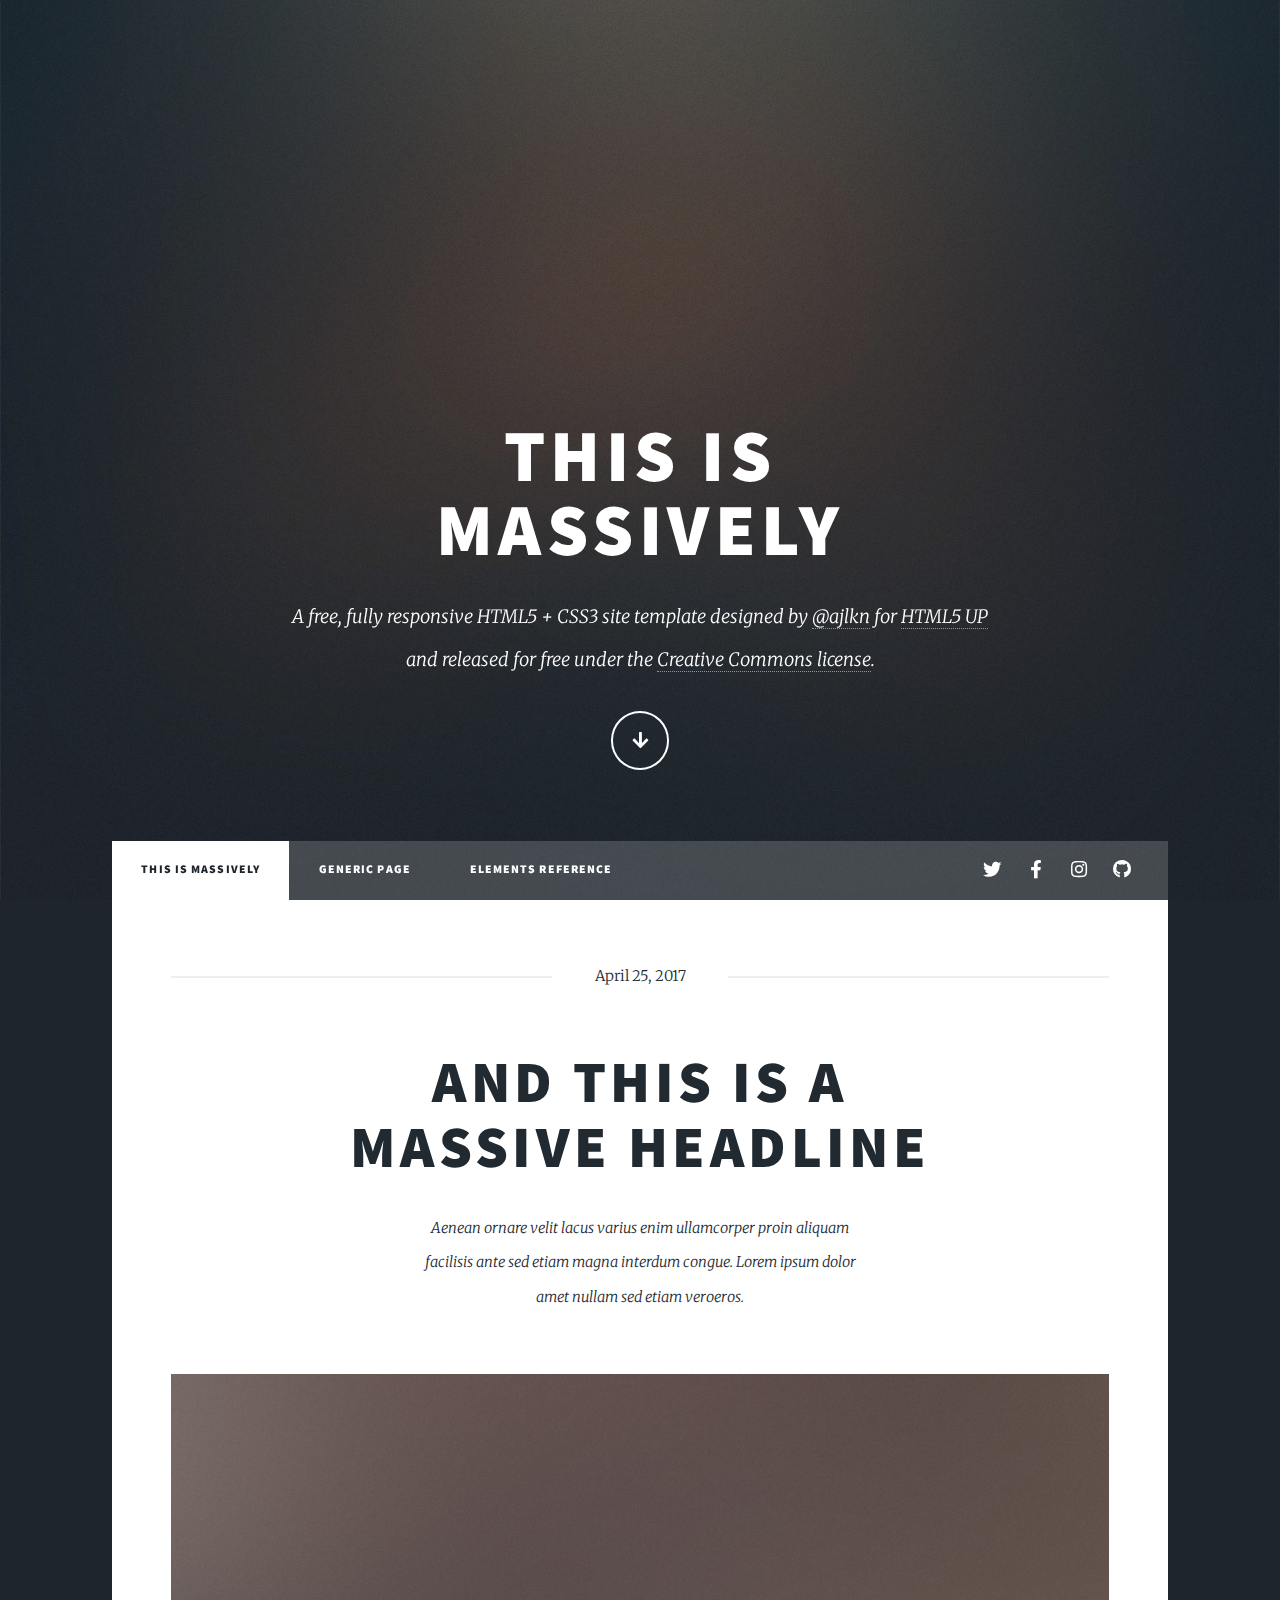
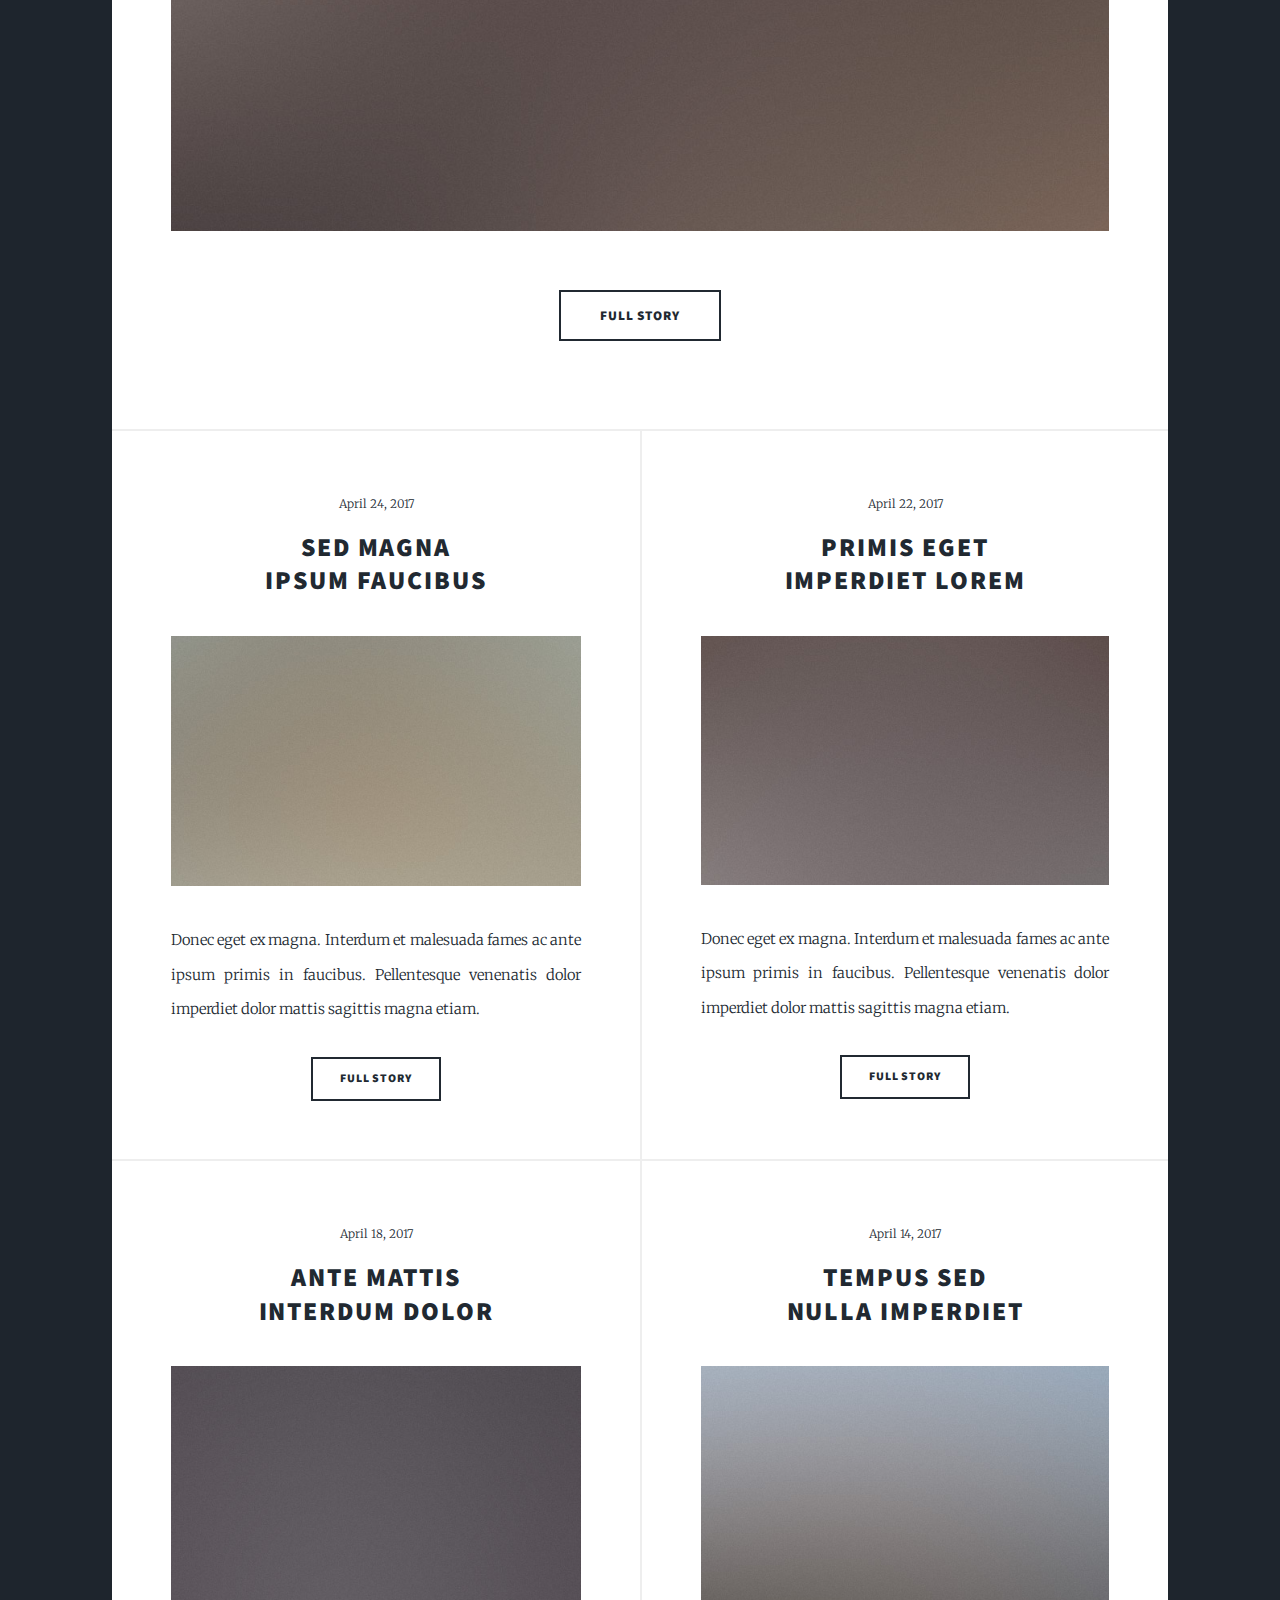
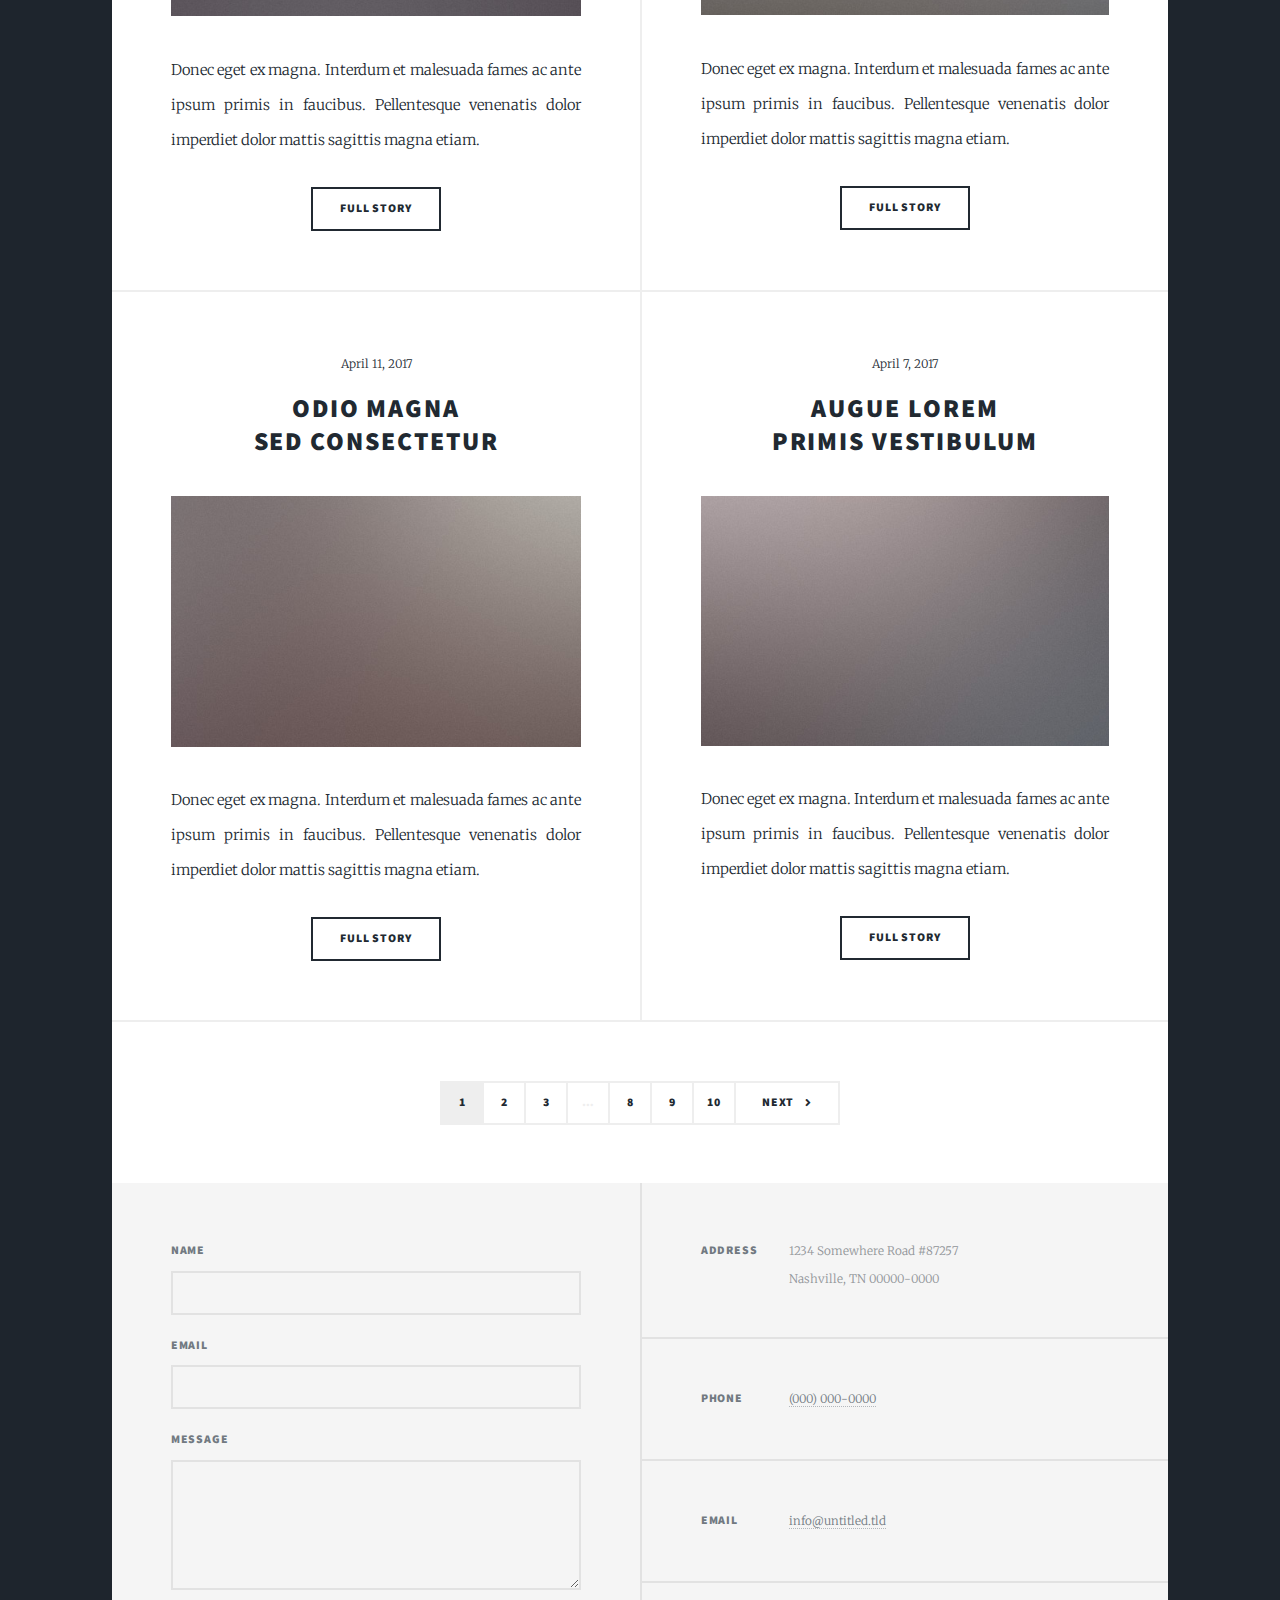
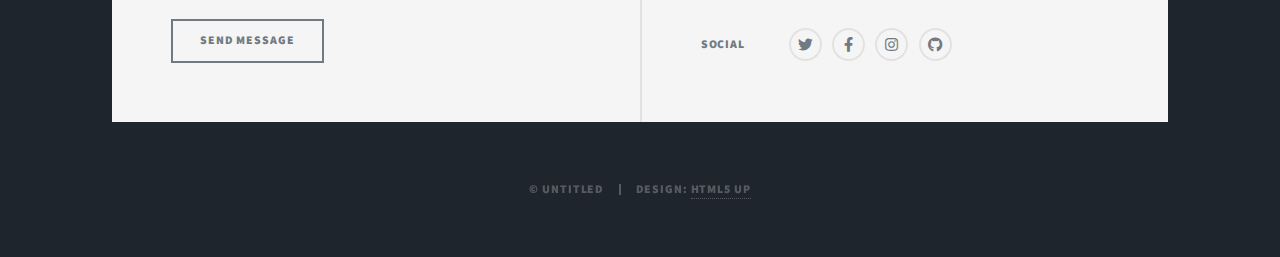
<file: public/html5up-massively/index.html>
<!DOCTYPE HTML>
<!--
	Massively by HTML5 UP
	html5up.net | @ajlkn
	Free for personal and commercial use under the CCA 3.0 license (html5up.net/license)
-->
<html>
	<head>
		<title>Massively by HTML5 UP</title>
		<meta charset="utf-8" />
		<meta name="viewport" content="width=device-width, initial-scale=1, user-scalable=no" />
		<link rel="stylesheet" href="assets/css/main.css" />
		<noscript><link rel="stylesheet" href="assets/css/noscript.css" /></noscript>
	</head>
	<body class="is-preload">

		<!-- Wrapper -->
			<div id="wrapper" class="fade-in">

				<!-- Intro -->
					<div id="intro">
						<h1>This is<br />
						Massively</h1>
						<p>A free, fully responsive HTML5 + CSS3 site template designed by <a href="https://twitter.com/ajlkn">@ajlkn</a> for <a href="https://html5up.net">HTML5 UP</a><br />
						and released for free under the <a href="https://html5up.net/license">Creative Commons license</a>.</p>
						<ul class="actions">
							<li><a href="#header" class="button icon solid solo fa-arrow-down scrolly">Continue</a></li>
						</ul>
					</div>

				<!-- Header -->
					<header id="header">
						<a href="index.html" class="logo">Massively</a>
					</header>

				<!-- Nav -->
					<nav id="nav">
						<ul class="links">
							<li class="active"><a href="index.html">This is Massively</a></li>
							<li><a href="generic.html">Generic Page</a></li>
							<li><a href="elements.html">Elements Reference</a></li>
						</ul>
						<ul class="icons">
							<li><a href="#" class="icon brands fa-twitter"><span class="label">Twitter</span></a></li>
							<li><a href="#" class="icon brands fa-facebook-f"><span class="label">Facebook</span></a></li>
							<li><a href="#" class="icon brands fa-instagram"><span class="label">Instagram</span></a></li>
							<li><a href="#" class="icon brands fa-github"><span class="label">GitHub</span></a></li>
						</ul>
					</nav>

				<!-- Main -->
					<div id="main">

						<!-- Featured Post -->
							<article class="post featured">
								<header class="major">
									<span class="date">April 25, 2017</span>
									<h2><a href="#">And this is a<br />
									massive headline</a></h2>
									<p>Aenean ornare velit lacus varius enim ullamcorper proin aliquam<br />
									facilisis ante sed etiam magna interdum congue. Lorem ipsum dolor<br />
									amet nullam sed etiam veroeros.</p>
								</header>
								<a href="#" class="image main"><img src="images/pic01.jpg" alt="" /></a>
								<ul class="actions special">
									<li><a href="#" class="button large">Full Story</a></li>
								</ul>
							</article>

						<!-- Posts -->
							<section class="posts">
								<article>
									<header>
										<span class="date">April 24, 2017</span>
										<h2><a href="#">Sed magna<br />
										ipsum faucibus</a></h2>
									</header>
									<a href="#" class="image fit"><img src="images/pic02.jpg" alt="" /></a>
									<p>Donec eget ex magna. Interdum et malesuada fames ac ante ipsum primis in faucibus. Pellentesque venenatis dolor imperdiet dolor mattis sagittis magna etiam.</p>
									<ul class="actions special">
										<li><a href="#" class="button">Full Story</a></li>
									</ul>
								</article>
								<article>
									<header>
										<span class="date">April 22, 2017</span>
										<h2><a href="#">Primis eget<br />
										imperdiet lorem</a></h2>
									</header>
									<a href="#" class="image fit"><img src="images/pic03.jpg" alt="" /></a>
									<p>Donec eget ex magna. Interdum et malesuada fames ac ante ipsum primis in faucibus. Pellentesque venenatis dolor imperdiet dolor mattis sagittis magna etiam.</p>
									<ul class="actions special">
										<li><a href="#" class="button">Full Story</a></li>
									</ul>
								</article>
								<article>
									<header>
										<span class="date">April 18, 2017</span>
										<h2><a href="#">Ante mattis<br />
										interdum dolor</a></h2>
									</header>
									<a href="#" class="image fit"><img src="images/pic04.jpg" alt="" /></a>
									<p>Donec eget ex magna. Interdum et malesuada fames ac ante ipsum primis in faucibus. Pellentesque venenatis dolor imperdiet dolor mattis sagittis magna etiam.</p>
									<ul class="actions special">
										<li><a href="#" class="button">Full Story</a></li>
									</ul>
								</article>
								<article>
									<header>
										<span class="date">April 14, 2017</span>
										<h2><a href="#">Tempus sed<br />
										nulla imperdiet</a></h2>
									</header>
									<a href="#" class="image fit"><img src="images/pic05.jpg" alt="" /></a>
									<p>Donec eget ex magna. Interdum et malesuada fames ac ante ipsum primis in faucibus. Pellentesque venenatis dolor imperdiet dolor mattis sagittis magna etiam.</p>
									<ul class="actions special">
										<li><a href="#" class="button">Full Story</a></li>
									</ul>
								</article>
								<article>
									<header>
										<span class="date">April 11, 2017</span>
										<h2><a href="#">Odio magna<br />
										sed consectetur</a></h2>
									</header>
									<a href="#" class="image fit"><img src="images/pic06.jpg" alt="" /></a>
									<p>Donec eget ex magna. Interdum et malesuada fames ac ante ipsum primis in faucibus. Pellentesque venenatis dolor imperdiet dolor mattis sagittis magna etiam.</p>
									<ul class="actions special">
										<li><a href="#" class="button">Full Story</a></li>
									</ul>
								</article>
								<article>
									<header>
										<span class="date">April 7, 2017</span>
										<h2><a href="#">Augue lorem<br />
										primis vestibulum</a></h2>
									</header>
									<a href="#" class="image fit"><img src="images/pic07.jpg" alt="" /></a>
									<p>Donec eget ex magna. Interdum et malesuada fames ac ante ipsum primis in faucibus. Pellentesque venenatis dolor imperdiet dolor mattis sagittis magna etiam.</p>
									<ul class="actions special">
										<li><a href="#" class="button">Full Story</a></li>
									</ul>
								</article>
							</section>

						<!-- Footer -->
							<footer>
								<div class="pagination">
									<!--<a href="#" class="previous">Prev</a>-->
									<a href="#" class="page active">1</a>
									<a href="#" class="page">2</a>
									<a href="#" class="page">3</a>
									<span class="extra">&hellip;</span>
									<a href="#" class="page">8</a>
									<a href="#" class="page">9</a>
									<a href="#" class="page">10</a>
									<a href="#" class="next">Next</a>
								</div>
							</footer>

					</div>

				<!-- Footer -->
					<footer id="footer">
						<section>
							<form method="post" action="#">
								<div class="fields">
									<div class="field">
										<label for="name">Name</label>
										<input type="text" name="name" id="name" />
									</div>
									<div class="field">
										<label for="email">Email</label>
										<input type="text" name="email" id="email" />
									</div>
									<div class="field">
										<label for="message">Message</label>
										<textarea name="message" id="message" rows="3"></textarea>
									</div>
								</div>
								<ul class="actions">
									<li><input type="submit" value="Send Message" /></li>
								</ul>
							</form>
						</section>
						<section class="split contact">
							<section class="alt">
								<h3>Address</h3>
								<p>1234 Somewhere Road #87257<br />
								Nashville, TN 00000-0000</p>
							</section>
							<section>
								<h3>Phone</h3>
								<p><a href="#">(000) 000-0000</a></p>
							</section>
							<section>
								<h3>Email</h3>
								<p><a href="#">info@untitled.tld</a></p>
							</section>
							<section>
								<h3>Social</h3>
								<ul class="icons alt">
									<li><a href="#" class="icon brands alt fa-twitter"><span class="label">Twitter</span></a></li>
									<li><a href="#" class="icon brands alt fa-facebook-f"><span class="label">Facebook</span></a></li>
									<li><a href="#" class="icon brands alt fa-instagram"><span class="label">Instagram</span></a></li>
									<li><a href="#" class="icon brands alt fa-github"><span class="label">GitHub</span></a></li>
								</ul>
							</section>
						</section>
					</footer>

				<!-- Copyright -->
					<div id="copyright">
						<ul><li>&copy; Untitled</li><li>Design: <a href="https://html5up.net">HTML5 UP</a></li></ul>
					</div>

			</div>

		<!-- Scripts -->
			<script src="assets/js/jquery.min.js"></script>
			<script src="assets/js/jquery.scrollex.min.js"></script>
			<script src="assets/js/jquery.scrolly.min.js"></script>
			<script src="assets/js/browser.min.js"></script>
			<script src="assets/js/breakpoints.min.js"></script>
			<script src="assets/js/util.js"></script>
			<script src="assets/js/main.js"></script>

	</body>
</html>
</file>
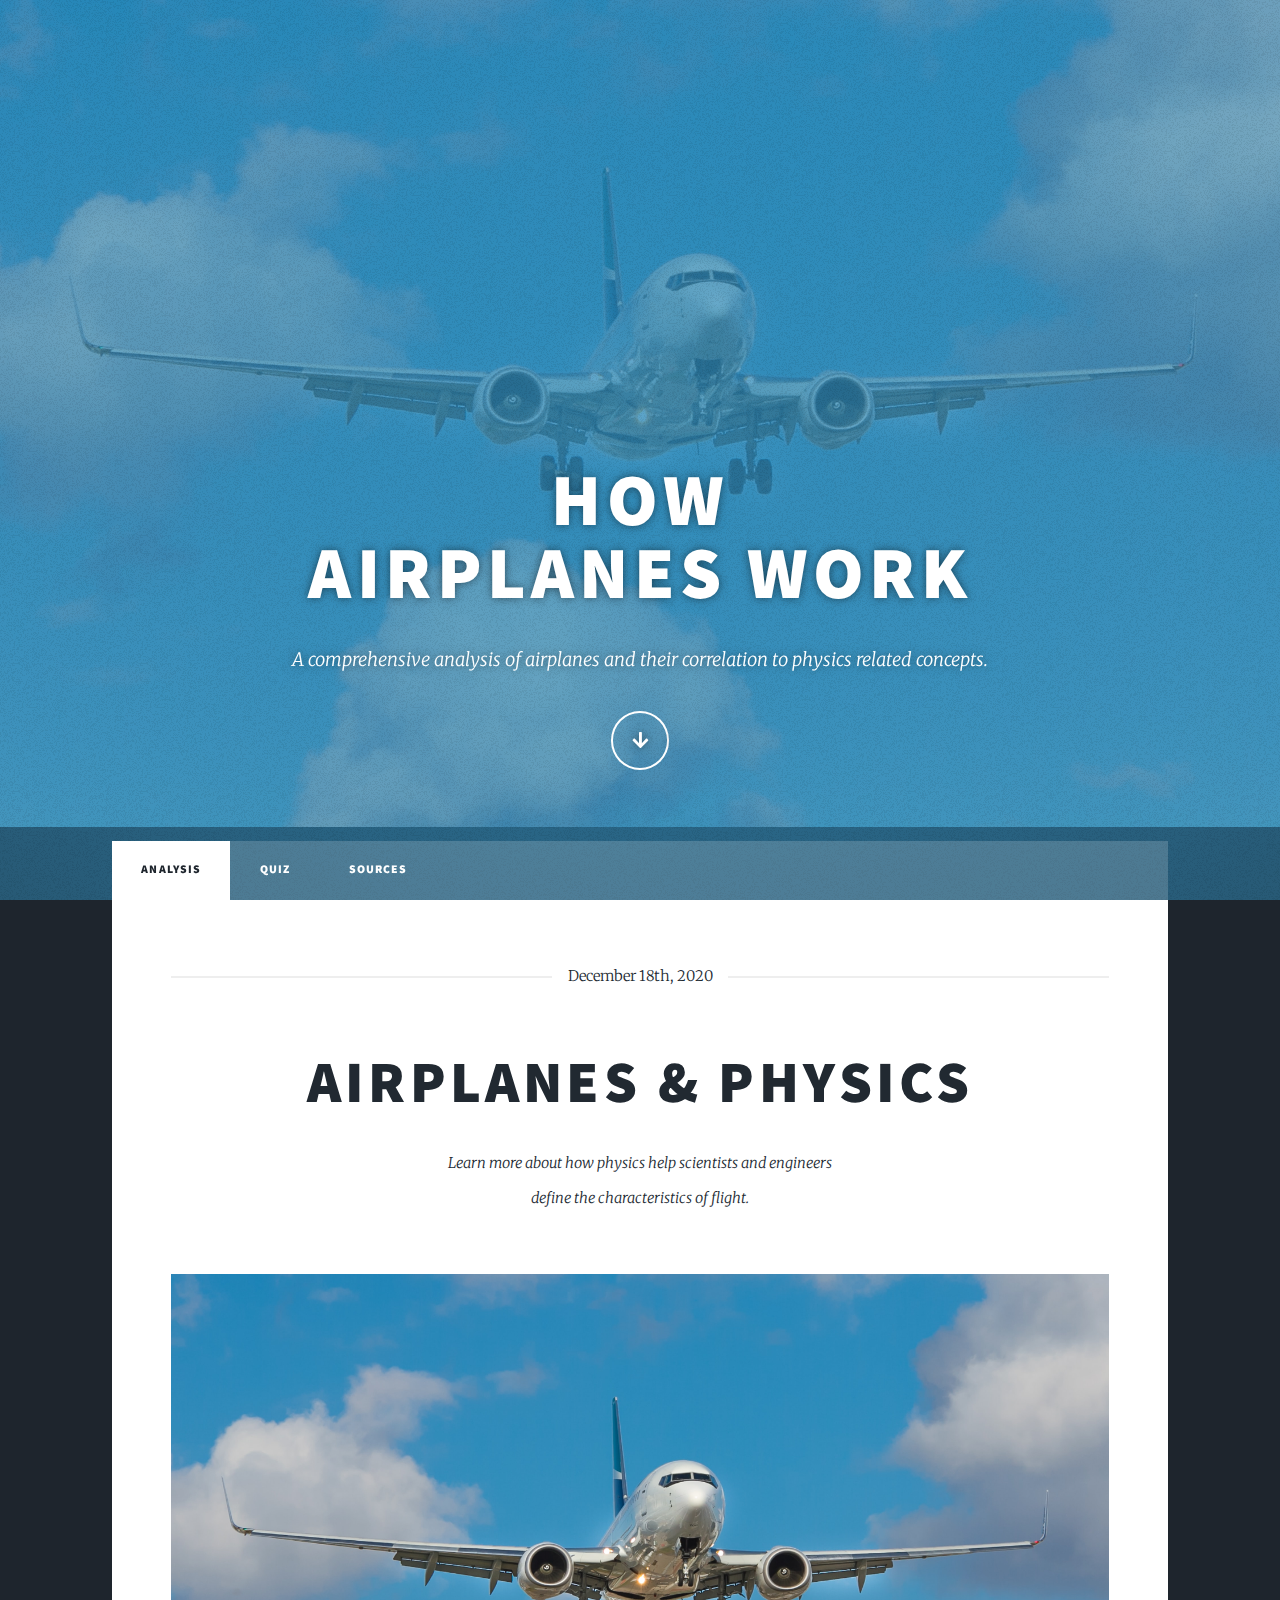
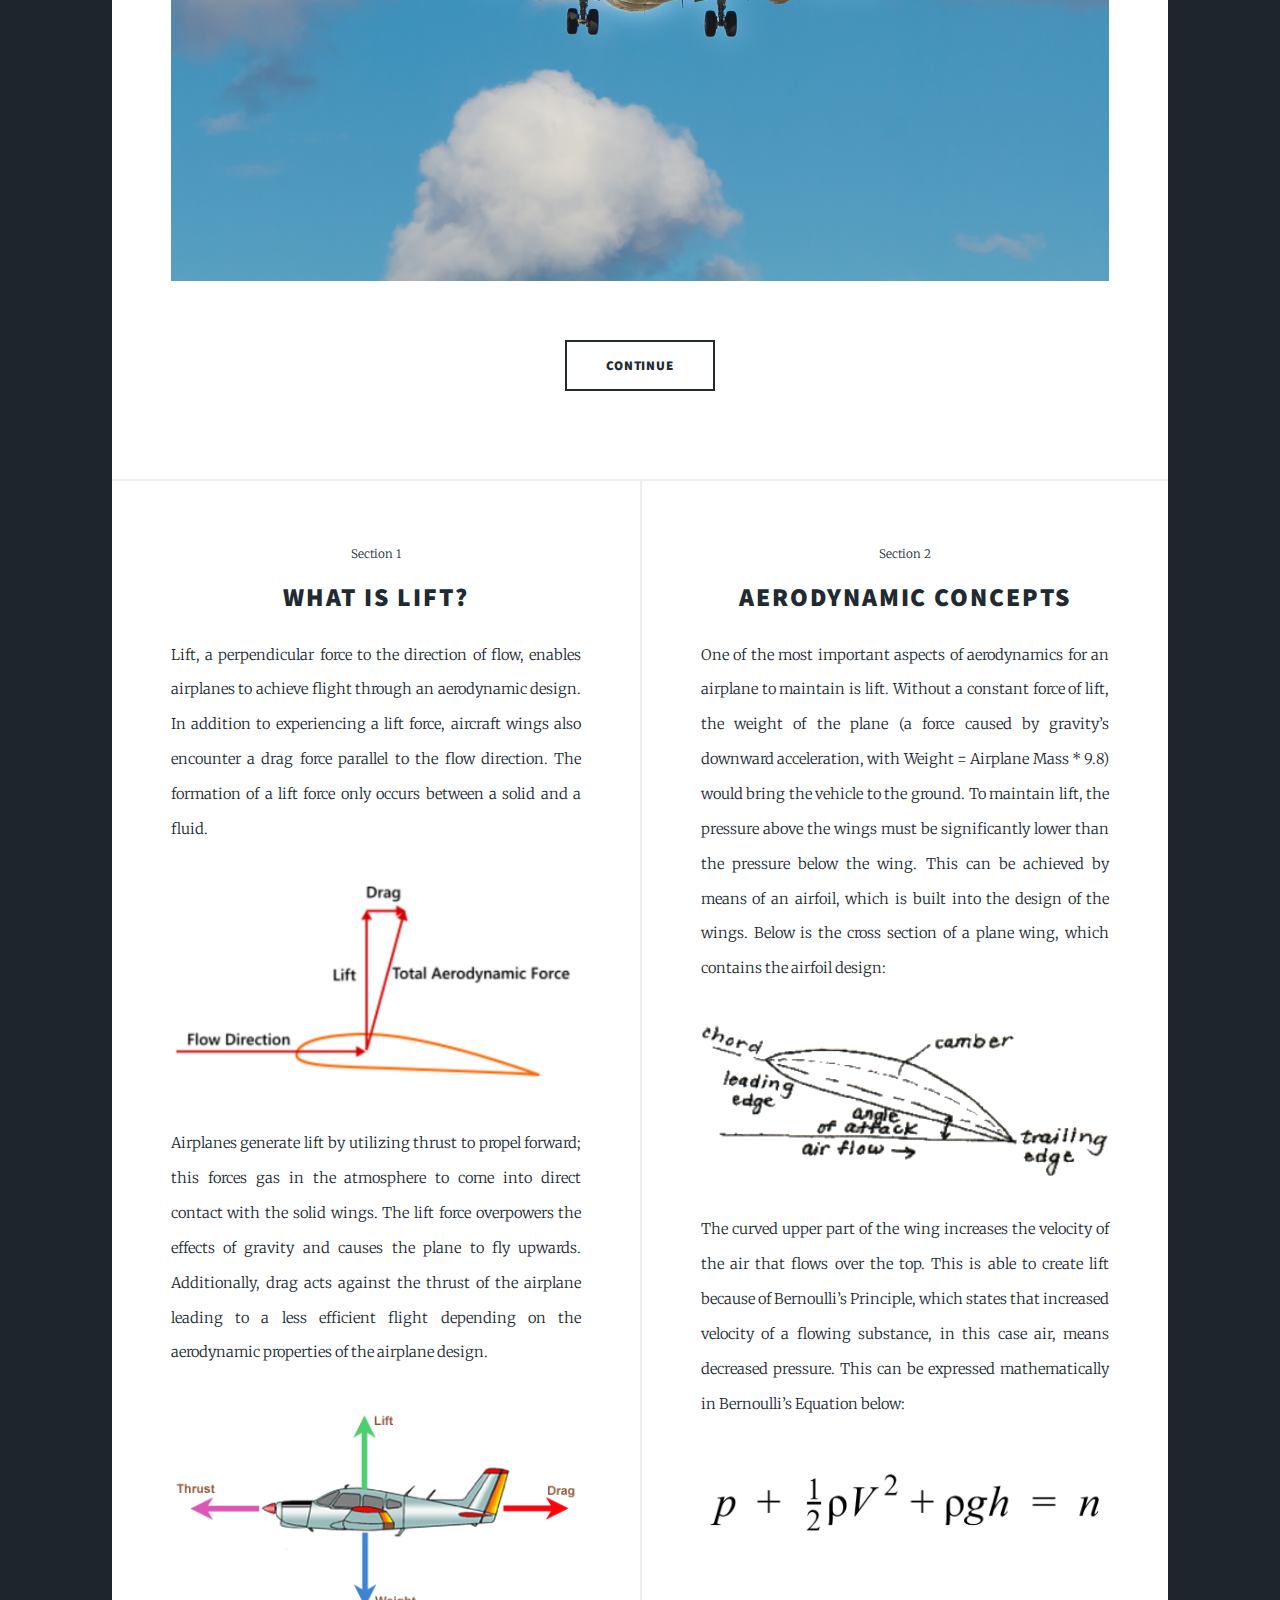
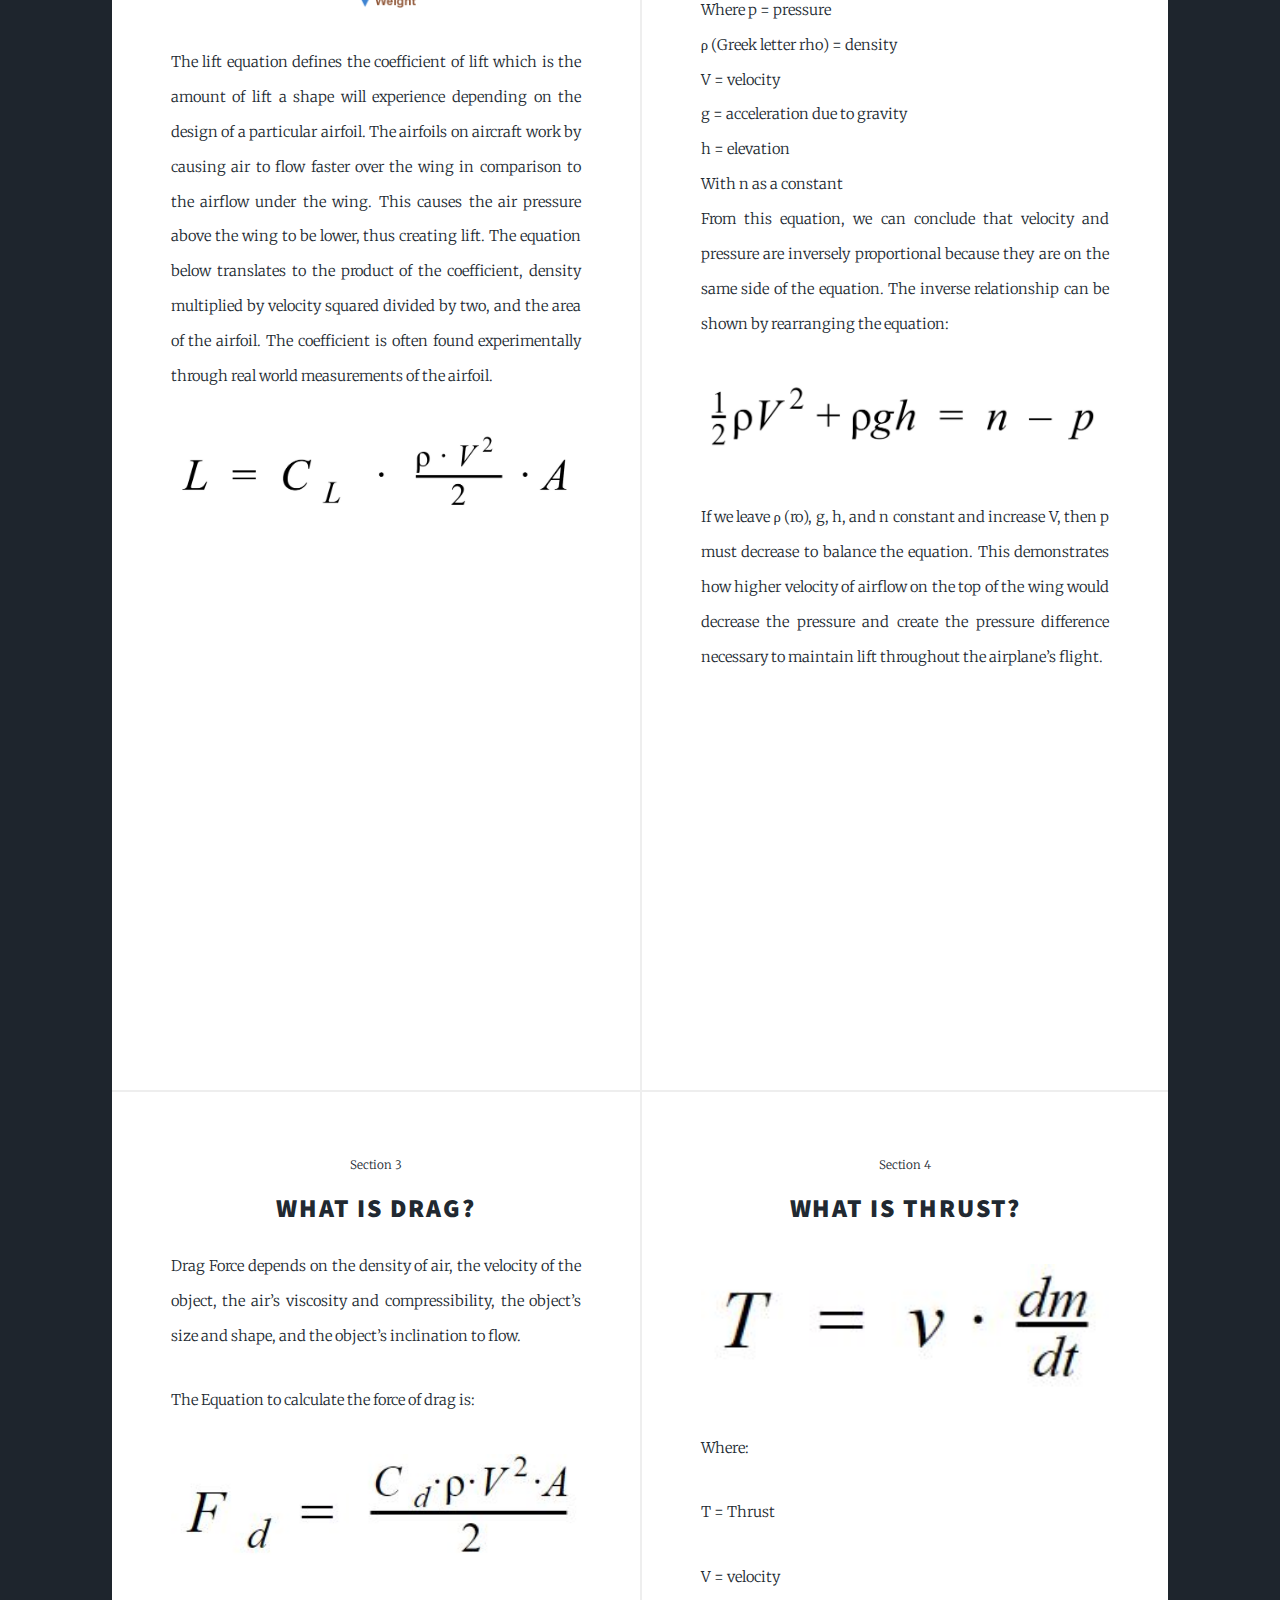
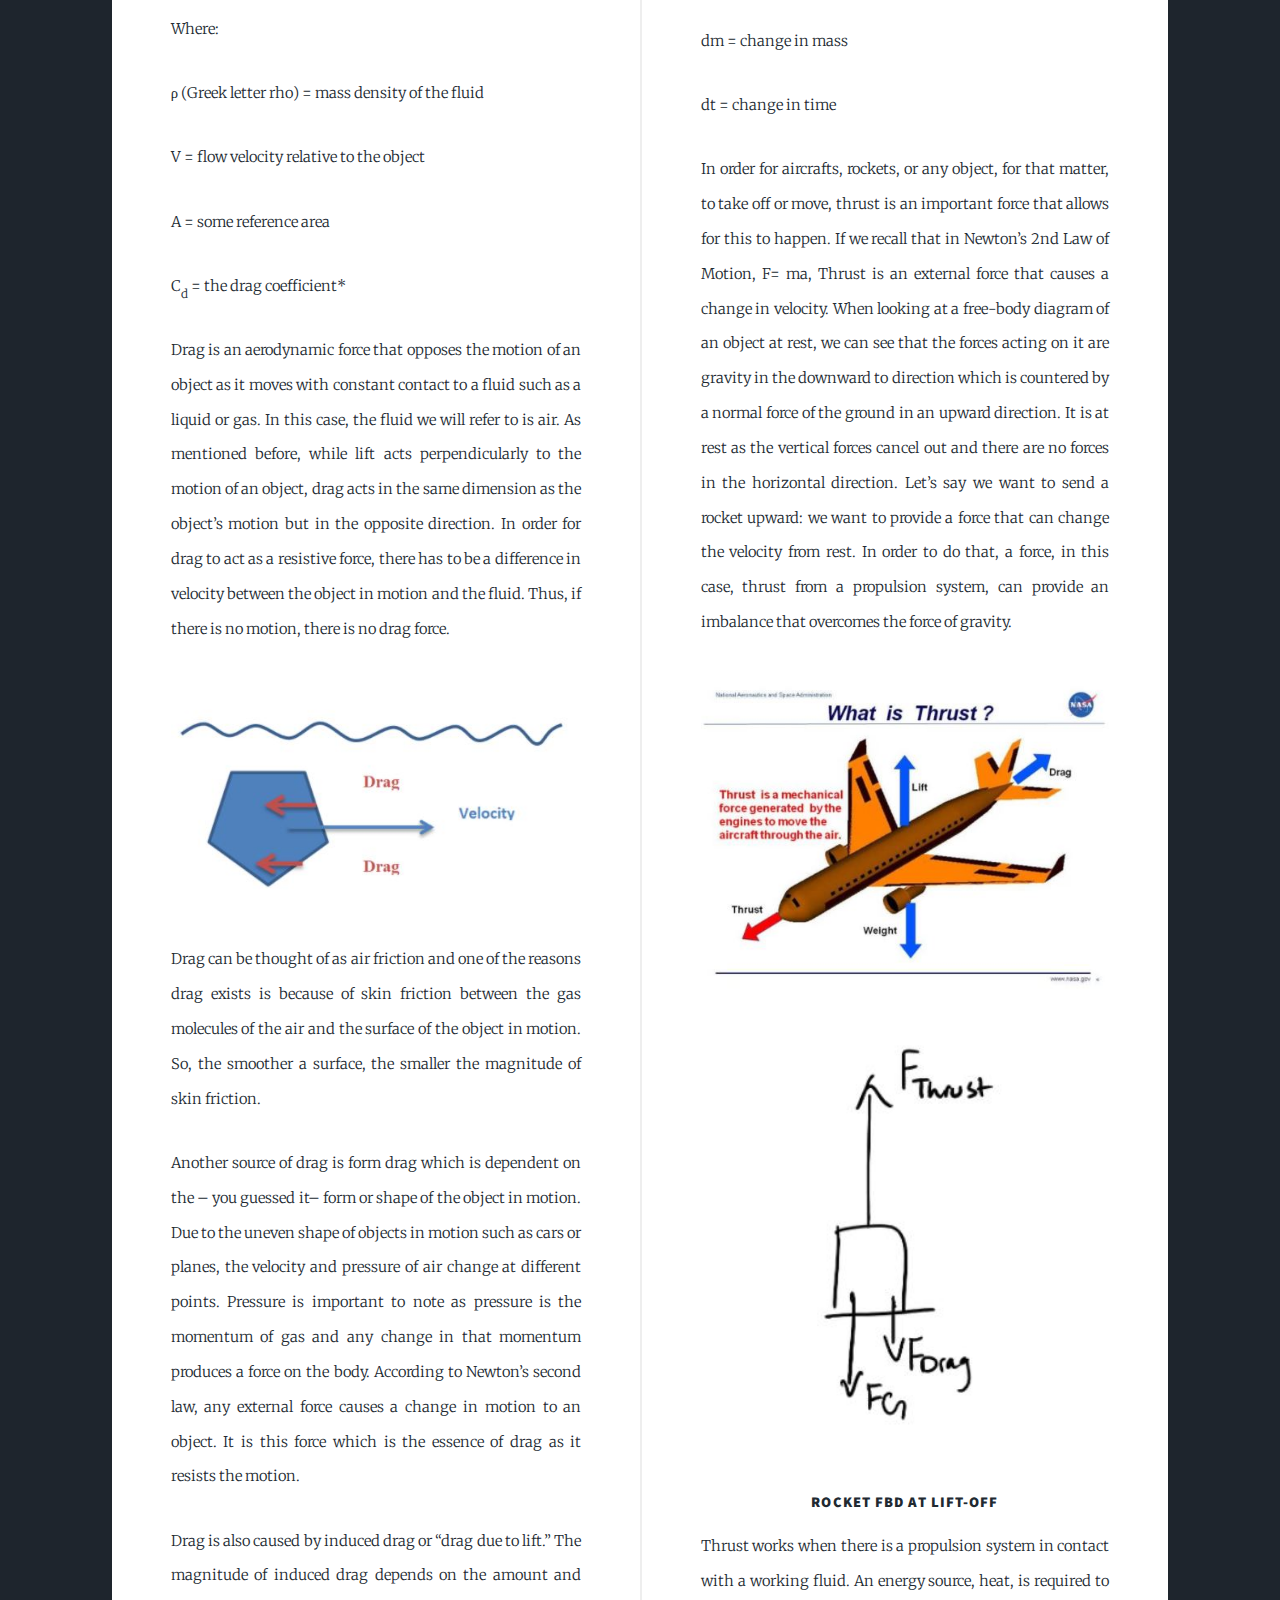
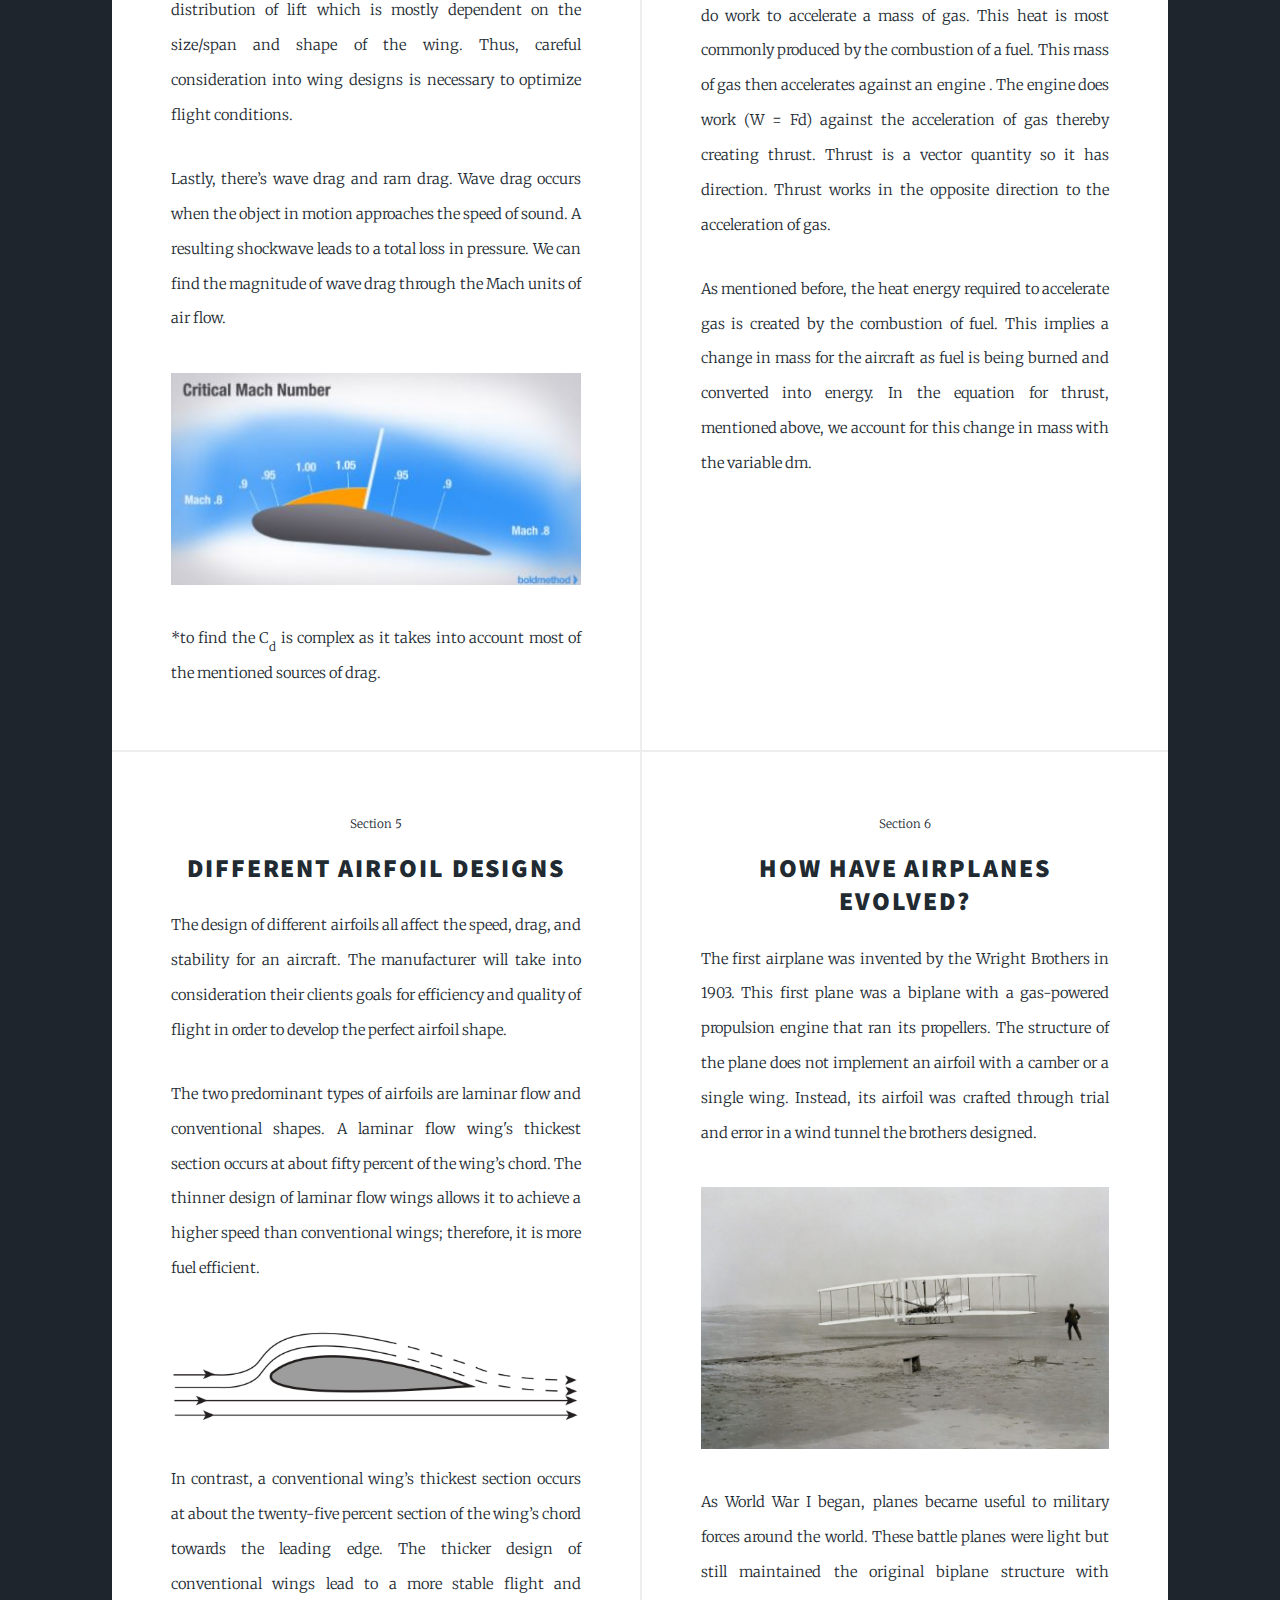
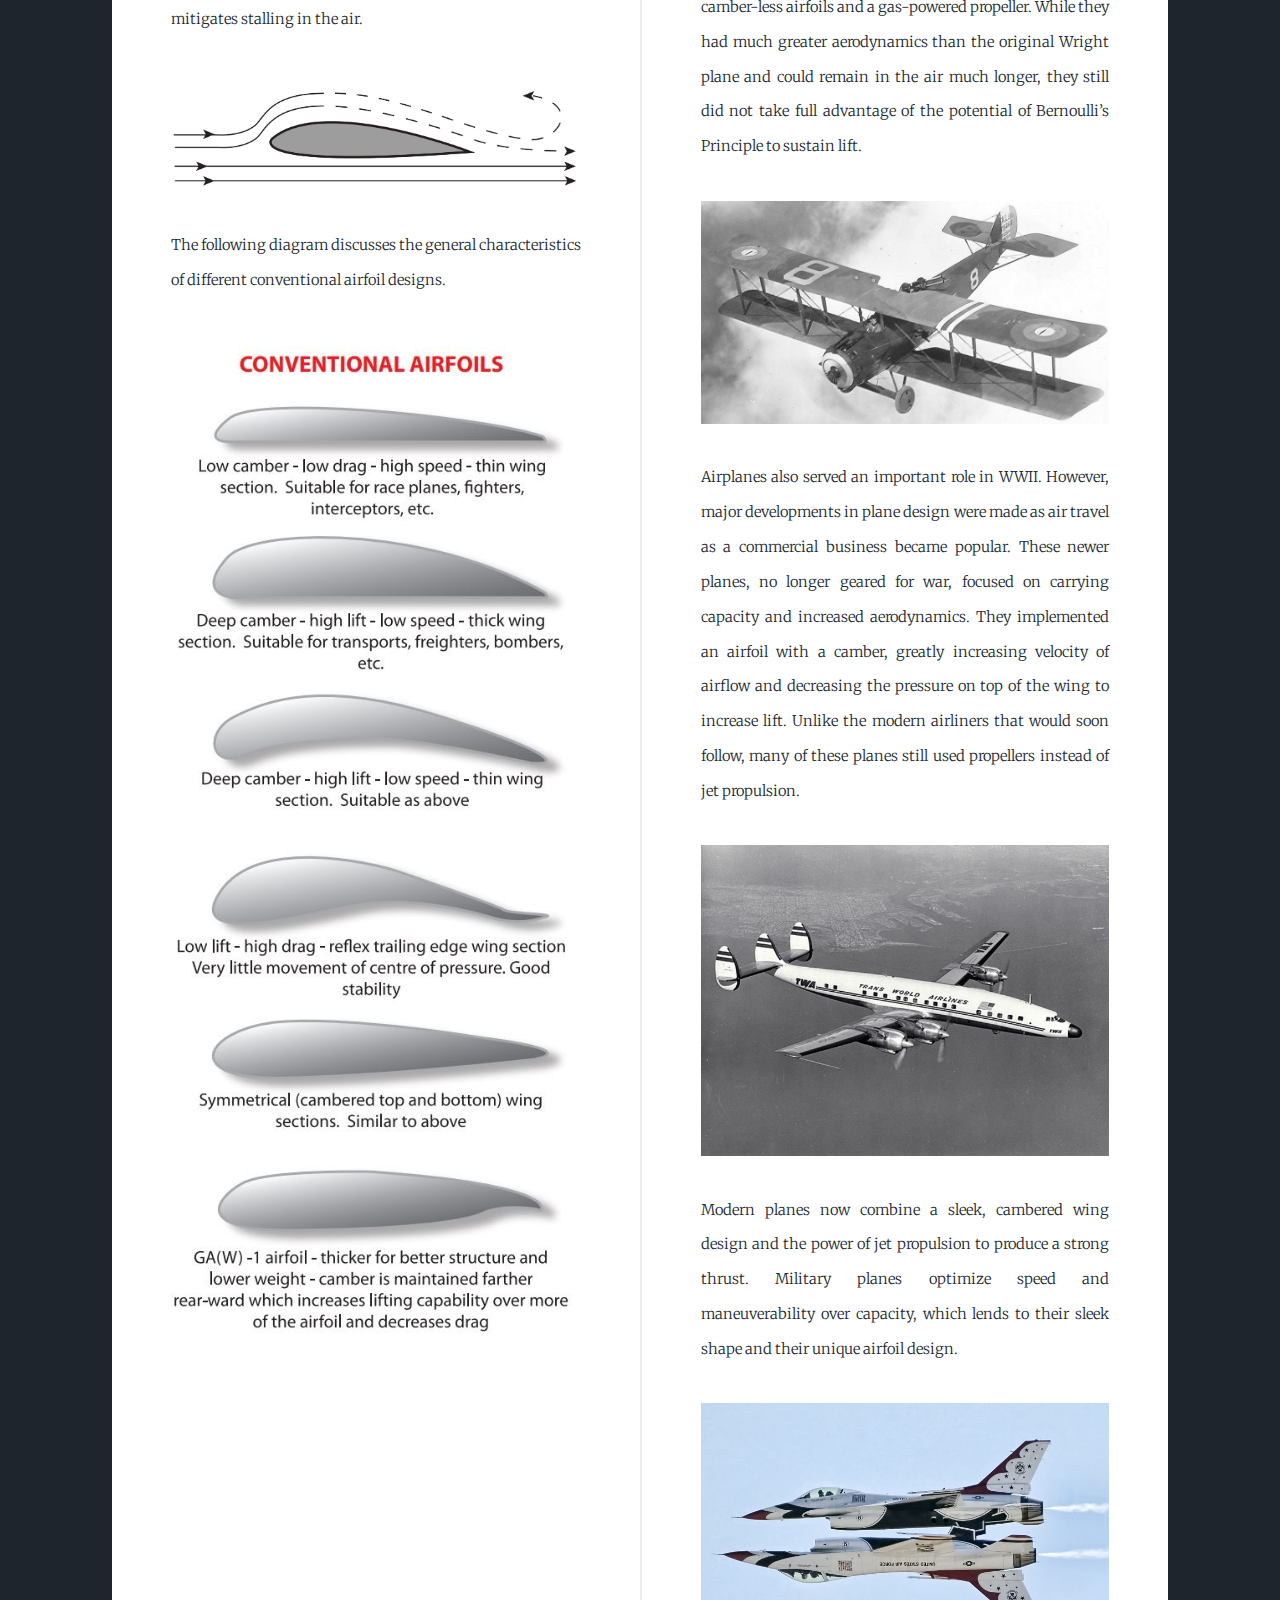
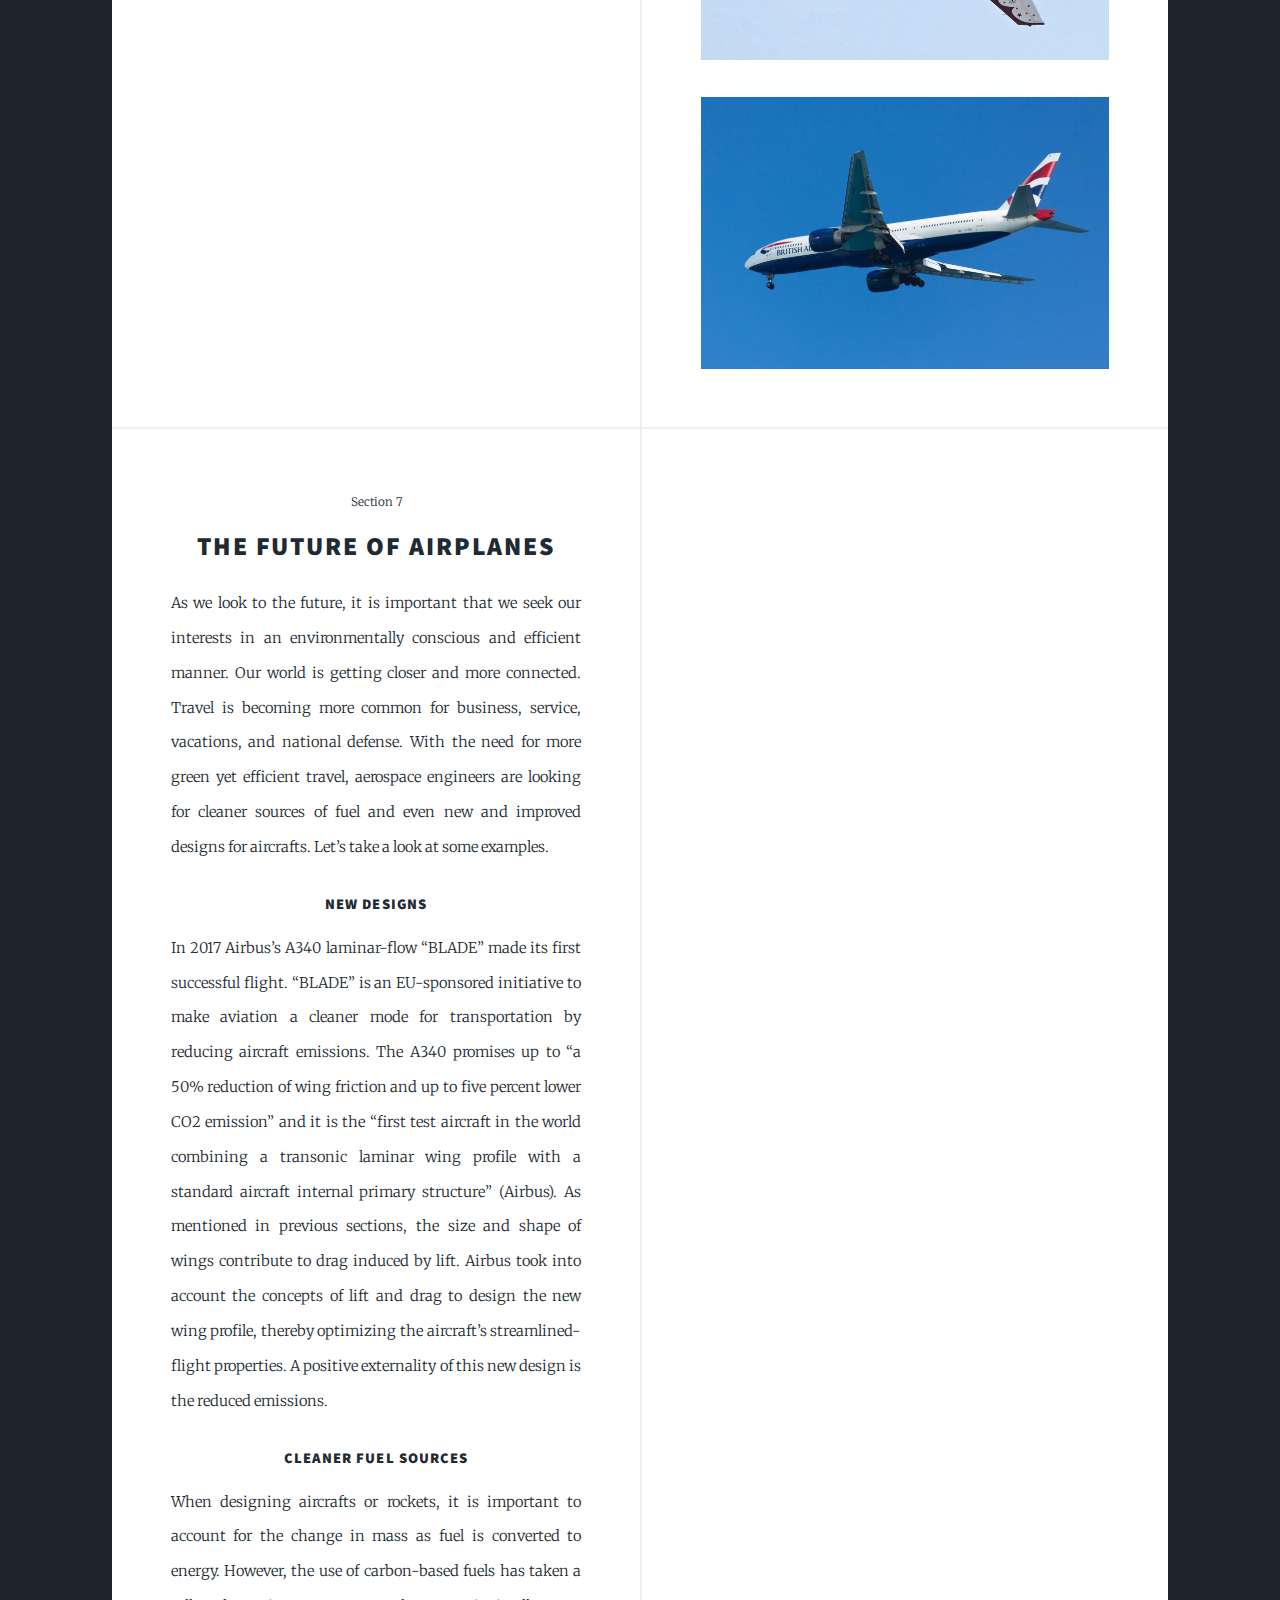
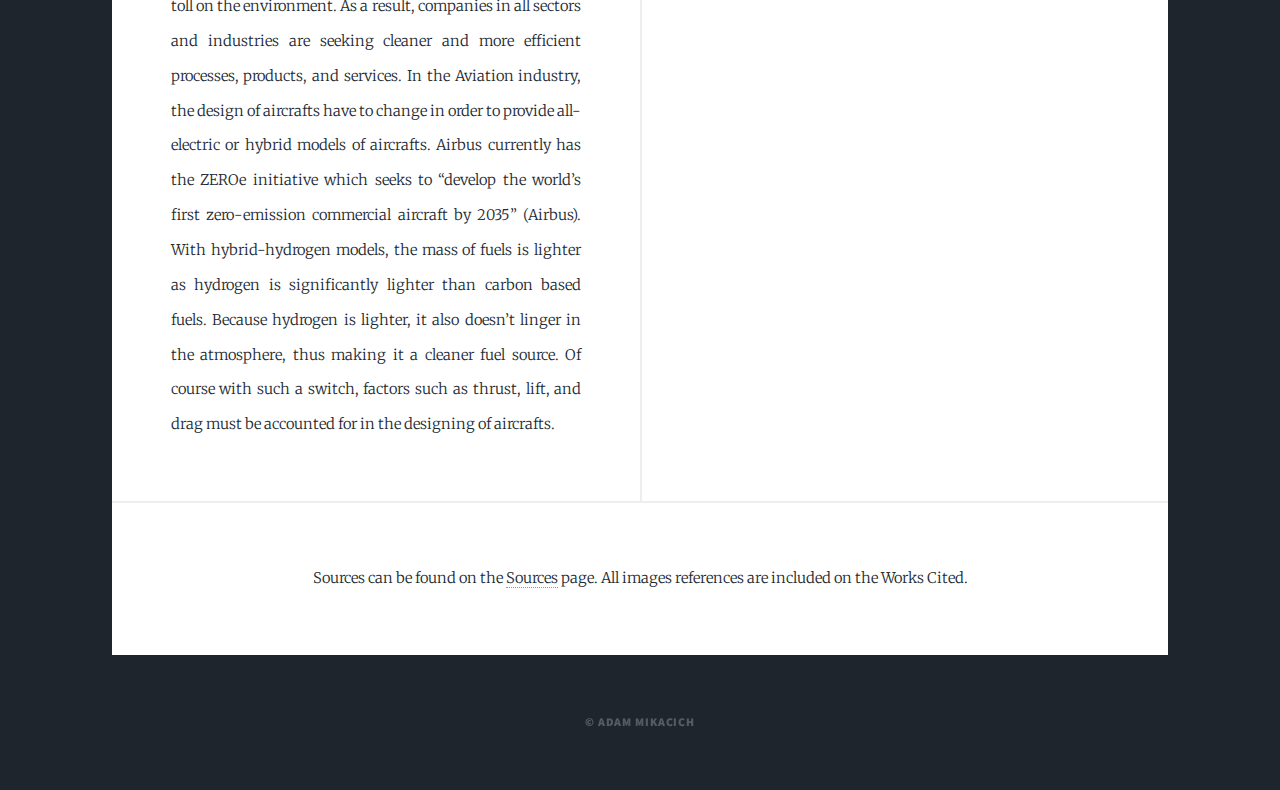
<file: public/projects/airplanes/live/index.html>
<!DOCTYPE HTML>
<!--
	Massively by HTML5 UP
	html5up.net | @ajlkn
	Free for personal and commercial use under the CCA 3.0 license (html5up.net/license)
-->
<html>

<head>
  <title>Airplanes</title>
  <meta charset="utf-8" />
  <meta name="viewport" content="width=device-width, initial-scale=1, user-scalable=no" />
  <link rel="stylesheet" href="assets/css/main.css" />
  <noscript><link rel="stylesheet" href="assets/css/noscript.css" /></noscript>
</head>

<body class="is-preload">

  <!-- Wrapper -->
  <div id="wrapper" class="fade-in">

    <!-- Intro -->
    <div id="intro">
      <h1>How<br /> Airplanes Work
      </h1>
      <p>A comprehensive analysis of airplanes and their correlation to physics related concepts.</p>
      <ul class="actions">
        <li><a href="#header" class="button icon solid solo fa-arrow-down scrolly" style="color: white !important; box-shadow: inset 0 0 0 2px #fff !important;">Learn More</a></li>
      </ul>
    </div>

    <!-- Header -->
    <header id="header">
      <a href="index.html" class="logo">Airplanes</a>
    </header>

    <!-- Nav -->
    <nav id="nav">
      <ul class="links">
        <li class="active"><a href="index.html">Analysis</a></li>
        <li><a href="quiz.html">Quiz</a></li>
        <li><a href="sources.html">Sources</a></li>
      </ul>
    </nav>

    <!-- Main -->
    <div id="main">

      <!-- Featured Post -->
      <article class="post featured">
        <header class="major">
          <span class="date">December 18th, 2020</span>
          <h2>Airplanes & Physics</h2>
          <p>Learn more about how physics help scientists and engineers <br>define the characteristics of flight.</p>
        </header>
        <a href="#sections" class="image main"><img src="images/airplane1.jpg" alt="" /></a>
        <ul class="actions special">
          <li><a href="#sections" class="button large">Continue</a></li>
        </ul>
      </article>

      <!-- Posts -->
      <section class="posts" id="sections">
        <article>
          <header>
            <span class="date">Section 1</span>
            <h2>What is Lift?</h2>
          </header>
          <p>Lift, a perpendicular force to the direction of flow, enables airplanes to achieve flight through an aerodynamic design. In addition to experiencing a lift force, aircraft wings also encounter a drag force parallel to the flow direction. The
            formation of a lift force only occurs between a solid and a fluid.</p>
          <div class="image fit"><img src="images/section1_1.jpg" alt="" /></div>
          <p>Airplanes generate lift by utilizing thrust to propel forward; this forces gas in the atmosphere to come into direct contact with the solid wings. The lift force overpowers the effects of gravity and causes the plane to fly upwards. Additionally,
            drag acts against the thrust of the airplane leading to a less efficient flight depending on the aerodynamic properties of the airplane design.</p>
          <div class="image fit"><img src="images/section1_2.jpg" alt="" /></div>
          <p>The lift equation defines the coefficient of lift which is the amount of lift a shape will experience depending on the design of a particular airfoil. The airfoils on aircraft work by causing air to flow faster over the wing in comparison to
            the airflow under the wing. This causes the air pressure above the wing to be lower, thus creating lift. The equation below translates to the product of the coefficient, density multiplied by velocity squared divided by two, and the area of
            the airfoil. The coefficient is often found experimentally through real world measurements of the airfoil.</p>
          <div class="image fit"><img src="images/section1_3.jpg" alt="" /></div>
          <iframe style="width: 100%" height="315" src="https://www.youtube.com/embed/w78JT6azrZU" frameborder="0" allow="accelerometer; autoplay; clipboard-write; encrypted-media; gyroscope; picture-in-picture" allowfullscreen></iframe>
          <!--<ul class="actions special">
            <li><a href="#" class="button">View Sources</a></li>
          </ul>-->
        </article>
        <article>
          <header>
            <span class="date">Section 2</span>
            <h2>Aerodynamic Concepts</h2>
          </header>
          <p>One of the most important aspects of aerodynamics for an airplane to maintain is lift. Without a constant force of lift, the weight of the plane (a force caused by gravity’s downward acceleration, with Weight = Airplane Mass * 9.8) would bring
            the vehicle to the ground. To maintain lift, the pressure above the wings must be significantly lower than the pressure below the wing. This can be achieved by means of an airfoil, which is built into the design of the wings. Below is the
            cross section of a plane wing, which contains the airfoil design:</p>
          <div class="image fit"><img src="images/section2_1.jpg" alt="" /></div>
          <p>The curved upper part of the wing increases the velocity of the air that flows over the top. This is able to create lift because of Bernoulli’s Principle, which states that increased velocity of a flowing substance, in this case air, means decreased
            pressure. This can be expressed mathematically in Bernoulli’s Equation below:</p>
          <div class="image fit"><img src="images/section2_2.jpg" alt="" /></div>
          <p>Where p = pressure<br>ρ (Greek letter rho) = density<br>V = velocity<br>g = acceleration due to gravity<br>h = elevation<br>With n as a constant<br>From this equation, we can conclude that velocity and pressure are inversely proportional because
            they are on the same side of the equation. The inverse relationship can be shown by rearranging the equation:</p>
          <div class="image fit"><img src="images/section2_3.jpg" alt="" /></div>
          <p>If we leave ρ (ro), g, h, and n constant and increase V, then p must decrease to balance the equation. This demonstrates how higher velocity of airflow on the top of the wing would decrease the pressure and create the pressure difference necessary
            to maintain lift throughout the airplane’s flight.</p>
          <iframe style="width: 100%" height="315" src="https://www.youtube.com/embed/VEe7NxB5Vo8" frameborder="0" allow="accelerometer; autoplay; clipboard-write; encrypted-media; gyroscope; picture-in-picture" allowfullscreen></iframe>
        </article>
        <article>
          <header>
            <span class="date">Section 3</span>
            <h2>What is Drag?</h2>
          </header>
          <p>Drag Force depends on the density of air, the velocity of the object, the air’s viscosity and compressibility, the object’s size and shape, and the object’s inclination to flow.</p>
          <p>The Equation to calculate the force of drag is:</p>
          <div class="image fit"><img src="images/section3_1.jpg" alt="" /></div>
          <p>Where:</p>
          <p>ρ (Greek letter rho) = mass density of the fluid</p>
          <p>V = flow velocity relative to the object</p>
          <p>A = some reference area</p>
          <p>C<sub>d</sub> = the drag coefficient*</p>
          <p>Drag is an aerodynamic force that opposes the motion of an object as it moves with constant contact to a fluid such as a liquid or gas. In this case, the fluid we will refer to is air. As mentioned before, while lift acts perpendicularly to
            the motion of an object, drag acts in the same dimension as the object’s motion but in the opposite direction. In order for drag to act as a resistive force, there has to be a difference in velocity between the object in motion and the fluid.
            Thus, if there is no motion, there is no drag force.</p>
          <div class="image fit"><img src="images/section3_2.jpg" alt="" /></div>
          <p>Drag can be thought of as air friction and one of the reasons drag exists is because of skin friction between the gas molecules of the air and the surface of the object in motion. So, the smoother a surface, the smaller the magnitude of skin
            friction.
          </p>
          <p>Another source of drag is form drag which is dependent on the – you guessed it– form or shape of the object in motion. Due to the uneven shape of objects in motion such as cars or planes, the velocity and pressure of air change at different
            points. Pressure is important to note as pressure is the momentum of gas and any change in that momentum produces a force on the body. According to Newton’s second law, any external force causes a change in motion to an object. It is this
            force which is the essence of drag as it resists the motion.</p>
          <p>Drag is also caused by induced drag or “drag due to lift.” The magnitude of induced drag depends on the amount and distribution of lift which is mostly dependent on the size/span and shape of the wing. Thus, careful consideration into wing designs
            is necessary to optimize flight conditions.</p>
          <p>Lastly, there’s wave drag and ram drag. Wave drag occurs when the object in motion approaches the speed of sound. A resulting shockwave leads to a total loss in pressure. We can find the magnitude of wave drag through the Mach units of air flow.</p>
          <div class="image fit"><img src="images/section3_3.jpg" alt="" /></div>
          <p>*to find the C<sub>d</sub> is complex as it takes into account most of the mentioned sources of drag.</p>
        </article>
        <article>
          <header>
            <span class="date">Section 4</span>
            <h2>What is Thrust?</h2>
          </header>
          <div class="image fit"><img src="images/section4_1.jpg" alt="" /></div>
          <p>Where:</p>
          <p>T = Thrust</p>
          <p>V = velocity</p>
          <p>dm = change in mass</p>
          <p>dt = change in time</p>
          <p>In order for aircrafts, rockets, or any object, for that matter, to take off or move, thrust is an important force that allows for this to happen. If we recall that in Newton’s 2nd Law of Motion, F= ma, Thrust is an external force that causes
            a change in velocity. When looking at a free-body diagram of an object at rest, we can see that the forces acting on it are gravity in the downward to direction which is countered by a normal force of the ground in an upward direction. It
            is at rest as the vertical forces cancel out and there are no forces in the horizontal direction. Let’s say we want to send a rocket upward: we want to provide a force that can change the velocity from rest. In order to do that, a force, in
            this case, thrust from a propulsion system, can provide an imbalance that overcomes the force of gravity.</p>
          <div class="image fit"><img src="images/section4_2.jpg" alt="" /></div>
          <div class="image fit"><img src="images/section4_3.jpg" alt="" /></div>
          <h4>Rocket FBD at Lift-off</h4>
          <p>Thrust works when there is a propulsion system in contact with a working fluid. An energy source, heat, is required to do work to accelerate a mass of gas. This heat is most commonly produced by the combustion of a fuel. This mass of gas then
            accelerates against an engine . The engine does work (W = Fd) against the acceleration of gas thereby creating thrust. Thrust is a vector quantity so it has direction. Thrust works in the opposite direction to the acceleration of gas.</p>
          <p>As mentioned before, the heat energy required to accelerate gas is created by the combustion of fuel. This implies a change in mass for the aircraft as fuel is being burned and converted into energy. In the equation for thrust, mentioned above,
            we account for this change in mass with the variable dm.</p>
        </article>
        <article>
          <header>
            <span class="date">Section 5</span>
            <h2>Different Airfoil Designs</h2>
          </header>
          <p>The design of different airfoils all affect the speed, drag, and stability for an aircraft. The manufacturer will take into consideration their clients goals for efficiency and quality of flight in order to develop the perfect airfoil shape.</p>
          <p>The two predominant types of airfoils are laminar flow and conventional shapes. A laminar flow wing's thickest section occurs at about fifty percent of the wing’s chord. The thinner design of laminar flow wings allows it to achieve a higher
            speed than conventional wings; therefore, it is more fuel efficient.</p>
          <div class="image fit"><img src="images/section5_1.jpg" alt="" /></div>
          <p>In contrast, a conventional wing’s thickest section occurs at about the twenty-five percent section of the wing’s chord towards the leading edge. The thicker design of conventional wings lead to a more stable flight and mitigates stalling in
            the air.</p>
          <div class="image fit"><img src="images/section5_2.jpg" alt="" /></div>
          <p>The following diagram discusses the general characteristics of different conventional airfoil designs.</p>
          <div class="image fit"><img src="images/section5_3.jpg" alt="" /></div>
        </article>
        <article>
          <header>
            <span class="date">Section 6</span>
            <h2>How have Airplanes Evolved?</h2>
          </header>
          <p>The first airplane was invented by the Wright Brothers in 1903. This first plane was a biplane with a gas-powered propulsion engine that ran its propellers. The structure of the plane does not implement an airfoil with a camber or a single wing.
            Instead, its airfoil was crafted through trial and error in a wind tunnel the brothers designed.</p>
          <div class="image fit"><img src="images/section6_1.jpg" alt="" /></div>
          <p>As World War I began, planes became useful to military forces around the world. These battle planes were light but still maintained the original biplane structure with camber-less airfoils and a gas-powered propeller. While they had much greater
            aerodynamics than the original Wright plane and could remain in the air much longer, they still did not take full advantage of the potential of Bernoulli’s Principle to sustain lift.</p>
          <div class="image fit"><img src="images/section6_2.jpg" alt="" /></div>
          <p>Airplanes also served an important role in WWII. However, major developments in plane design were made as air travel as a commercial business became popular. These newer planes, no longer geared for war, focused on carrying capacity and increased
            aerodynamics. They implemented an airfoil with a camber, greatly increasing velocity of airflow and decreasing the pressure on top of the wing to increase lift. Unlike the modern airliners that would soon follow, many of these planes still
            used propellers instead of jet propulsion.</p>
          <div class="image fit"><img src="images/section6_3.jpg" alt="" /></div>
          <p>Modern planes now combine a sleek, cambered wing design and the power of jet propulsion to produce a strong thrust. Military planes optimize speed and maneuverability over capacity, which lends to their sleek shape and their unique airfoil design.</p>
          <div class="image fit"><img src="images/section6_4.jpg" alt="" /></div>
          <div class="image fit"><img src="images/section6_5.jpg" alt="" /></div>
        </article>
        <article>
          <header>
            <span class="date">Section 7</span>
            <h2>The Future of Airplanes</h2>
          </header>
          <p>As we look to the future, it is important that we seek our interests in an environmentally conscious and efficient manner. Our world is getting closer and more connected. Travel is becoming more common for business, service, vacations, and national
            defense. With the need for more green yet efficient travel, aerospace engineers are looking for cleaner sources of fuel and even new and improved designs for aircrafts. Let’s take a look at some examples.</p>
          <h4>New Designs</h4>
          <p>In 2017 Airbus’s A340 laminar-flow “BLADE” made its first successful flight. “BLADE” is an EU-sponsored initiative to make aviation a cleaner mode for transportation by reducing aircraft emissions. The A340 promises up to “a 50% reduction of
            wing friction and up to five percent lower CO2 emission” and it is the “first test aircraft in the world combining a transonic laminar wing profile with a standard aircraft internal primary structure” (Airbus). As mentioned in previous sections,
            the size and shape of wings contribute to drag induced by lift. Airbus took into account the concepts of lift and drag to design the new wing profile, thereby optimizing the aircraft’s streamlined-flight properties. A positive externality
            of this new design is the reduced emissions.</p>
          <h4>Cleaner Fuel Sources</h4>
          <p>When designing aircrafts or rockets, it is important to account for the change in mass as fuel is converted to energy. However, the use of carbon-based fuels has taken a toll on the environment. As a result, companies in all sectors and industries
            are seeking cleaner and more efficient processes, products, and services. In the Aviation industry, the design of aircrafts have to change in order to provide all-electric or hybrid models of aircrafts. Airbus currently has the ZEROe initiative
            which seeks to “develop the world’s first zero-emission commercial aircraft by 2035” (Airbus). With hybrid-hydrogen models, the mass of fuels is lighter as hydrogen is significantly lighter than carbon based fuels. Because hydrogen is lighter,
            it also doesn’t linger in the atmosphere, thus making it a cleaner fuel source. Of course with such a switch, factors such as thrust, lift, and drag must be accounted for in the designing of aircrafts.</p>
        </article>
        <article>
        </article>
        <!--
        <article>
          <header>
            <span class="date">April 11, 2017</span>
            <h2><a href="#">Odio magna<br />
										sed consectetur</a></h2>
          </header>
          <a href="#" class="image fit"><img src="images/pic06.jpg" alt="" /></a>
          <p>Donec eget ex magna. Interdum et malesuada fames ac ante ipsum primis in faucibus. Pellentesque venenatis dolor imperdiet dolor mattis sagittis magna etiam.</p>
          <ul class="actions special">
            <li><a href="#" class="button">Full Story</a></li>
          </ul>
        </article>
        <article>
          <header>
            <span class="date">April 7, 2017</span>
            <h2><a href="#">Augue lorem<br />
										primis vestibulum</a></h2>
          </header>
          <a href="#" class="image fit"><img src="images/pic07.jpg" alt="" /></a>
          <p>Donec eget ex magna. Interdum et malesuada fames ac ante ipsum primis in faucibus. Pellentesque venenatis dolor imperdiet dolor mattis sagittis magna etiam.</p>
          <ul class="actions special">
            <li><a href="#" class="button">Full Story</a></li>
          </ul>
				</article>
			-->
      </section>

      <!-- Footer -->
      <footer>
        <p style="text-align: center;">Sources can be found on the <a href="sources.html">Sources</a> page. All images references are included on the Works Cited.</p>
      </footer>

    </div>

    <!-- Footer -->
    <!--<footer id="footer">
      <section>
        <form method="post" action="#">
          <div class="fields">
            <div class="field">
              <label for="name">Name</label>
              <input type="text" name="name" id="name" />
            </div>
            <div class="field">
              <label for="email">Email</label>
              <input type="text" name="email" id="email" />
            </div>
            <div class="field">
              <label for="message">Message</label>
              <textarea name="message" id="message" rows="3"></textarea>
            </div>
          </div>
          <ul class="actions">
            <li><input type="submit" value="Send Message" /></li>
          </ul>
        </form>
      </section>
      <section class="split contact">
        <section class="alt">
          <h3>Address</h3>
          <p>1234 Somewhere Road #87257<br /> Nashville, TN 00000-0000</p>
        </section>
        <section>
          <h3>Phone</h3>
          <p><a href="#">(000) 000-0000</a></p>
        </section>
        <section>
          <h3>Email</h3>
          <p><a href="#">info@untitled.tld</a></p>
        </section>
        <section>
          <h3>Social</h3>
          <ul class="icons alt">
            <li><a href="#" class="icon brands alt fa-twitter"><span class="label">Twitter</span></a></li>
            <li><a href="#" class="icon brands alt fa-facebook-f"><span class="label">Facebook</span></a></li>
            <li><a href="#" class="icon brands alt fa-instagram"><span class="label">Instagram</span></a></li>
            <li><a href="#" class="icon brands alt fa-github"><span class="label">GitHub</span></a></li>
          </ul>
        </section>
      </section>
    </footer>-->

    <!-- Copyright -->
    <div id="copyright">
      <ul>
        <li>&copy; Adam Mikacich</li>
        <!--<li>Design: <a href="https://html5up.net">HTML5 UP</a></li>-->
      </ul>
    </div>

  </div>

  <!-- Scripts -->
  <script src="assets/js/jquery.min.js"></script>
  <script src="assets/js/jquery.scrollex.min.js"></script>
  <script src="assets/js/jquery.scrolly.min.js"></script>
  <script src="assets/js/browser.min.js"></script>
  <script src="assets/js/breakpoints.min.js"></script>
  <script src="assets/js/util.js"></script>
  <script src="assets/js/main.js"></script>

</body>

</html>
</file>
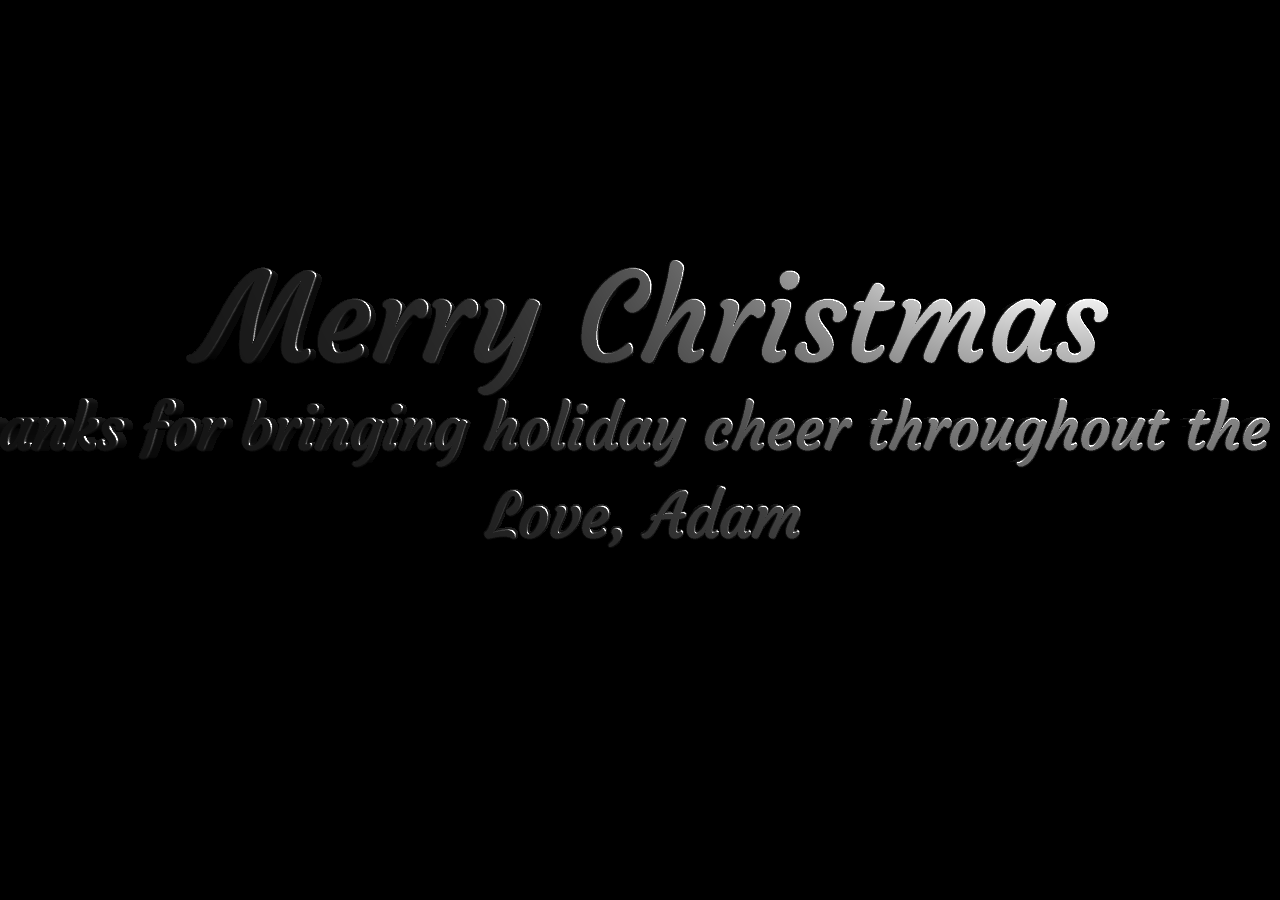
<file: public/projects/christmas2020/live/index.html>
<!DOCTYPE html>
<html lang="en">
	<head>
		<meta charset="utf-8">
    <meta name="viewport" content="width=device-width, user-scalable=no, minimum-scale=1.0, maximum-scale=1.0">
    
    <style>
      body {
        margin: 0;
      }
    </style>
	</head>

	<body>
		<script type="module">
      import * as THREE from './three.module.js';
      import { ParallaxBarrierEffect } from './effect.js';
            
			let container, camera, scene, renderer, effect;

      const spheres = [];
      const flakes = new THREE.Group();

      let material, green, red, materialFlake;

			let mouseX = 0;
			let mouseY = 0;

			let windowHalfX = window.innerWidth / 2;
      let windowHalfY = window.innerHeight / 2;
      
      let show = false;

      document.addEventListener('mousemove', onDocumentMouseMove, false);
      document.addEventListener('mousedown', () => {
        show = true;
      }, false);

			init();
			animate();

			function init() {
				container = document.createElement('div');
				document.body.appendChild(container);
				camera = new THREE.PerspectiveCamera(60, window.innerWidth / window.innerHeight, 0.01, 100);
				camera.position.z = 3;
				camera.focalLength = 3;
        scene = new THREE.Scene();
        
				const geometry = new THREE.SphereBufferGeometry( 0.1, 32, 16 );
				material = new THREE.MeshStandardMaterial({
          color: 0xffffff,
          roughness: 0.5,
          metalness: 1
        });

        green = new THREE.MeshStandardMaterial({
          color: 0x2ecc71,
          roughness: 0.4,
          metalness: 1,
          opacity: 0,
          transparent: true
        });

        red = new THREE.MeshStandardMaterial({
          color: 0xe74c3c,
          roughness: 0.4,
          metalness: 1,
          opacity: 0,
          transparent: true
        });

				for (let i = 0; i < 1000; i++) {
          const mat = Math.random() < 0.5 ? green : red;
					const mesh = new THREE.Mesh( geometry, mat );
					mesh.position.x = Math.random() * 20 - 5;
					mesh.position.y = Math.random() * 10 - 5;
					mesh.position.z = Math.random() * 10 - 10;
					mesh.scale.x = mesh.scale.y = mesh.scale.z = Math.random() * 0.1 + 0.1;
					scene.add( mesh );
					spheres.push( mesh );
        }

        const light = new THREE.DirectionalLight(0xffffff);
        light.position.set(300, 300, 300);
        scene.add(light);

        (() => {
          const loader = new THREE.FontLoader();
          loader.load('Courgette_Regular.json', function(font) {
            const text1 = new THREE.TextGeometry('Merry Christmas', {
              font: font,
              size: 40,
              height: 5,
              curveSegments: 12,
              bevelEnabled: true,
              bevelThickness: 1,
              bevelSize: 1,
              bevelOffset: 0,
              bevelSegments: 10
            });
            const mesh1 = new THREE.Mesh(text1, material);
            mesh1.scale.x = mesh1.scale.y = mesh1.scale.z = 0.05;
            mesh1.position.x = -10;
            mesh1.position.y = 2;
            mesh1.position.z = -15;
            scene.add(mesh1);

            const text2 = new THREE.TextGeometry('Thanks for bringing holiday cheer throughout the year', {
              font: font,
              size: 20,
              height: 5,
              curveSegments: 12,
              bevelEnabled: true,
              bevelThickness: 1,
              bevelSize: 1,
              bevelOffset: 0,
              bevelSegments: 10
            });
            const mesh2 = new THREE.Mesh(text2, material);
            mesh2.scale.x = mesh2.scale.y = mesh2.scale.z = 0.05;
            mesh2.position.x = -16;
            mesh2.position.y = 0;
            mesh2.position.z = -15;
            scene.add(mesh2);

            const text3 = new THREE.TextGeometry('Love, Adam', {
              font: font,
              size: 20,
              height: 5,
              curveSegments: 12,
              bevelEnabled: true,
              bevelThickness: 1,
              bevelSize: 1,
              bevelOffset: 0,
              bevelSegments: 10
            });
            const mesh3 = new THREE.Mesh(text3, material);
            mesh3.scale.x = mesh3.scale.y = mesh3.scale.z = 0.05;
            mesh3.position.x = -3.5;
            mesh3.position.y = -2;
            mesh3.position.z = -15;
            scene.add(mesh3);
          });
        })();

        // const axesHelper = new THREE.AxesHelper( 5 );
        // scene.add(axesHelper);

        (() => {
          const texture_loader = new THREE.TextureLoader()
          const texture = texture_loader.load('./snowflake.png');
          function rand(low, high) {
            return (Math.random() * (high - low)) + low;
          }
          const geom = new THREE.PlaneBufferGeometry(1,1)
          materialFlake = new THREE.MeshLambertMaterial({
              color:'white', map:texture, 
              transparent:true, side:THREE.DoubleSide, opacity: 0})
          for(let i = 0; i < 100; i++) {
            const flake = new THREE.Mesh(geom,materialFlake)
            flake.position.set(rand(-10,10),rand(-5,7),rand(-5,0))
            flake.velocity = new THREE.Vector3(0,rand(-5,-30),0)
            const rot = rand(0,3)
            if(rot < 1) flake.rotationVelocity
                = new THREE.Vector3(rand(-30,30),0,0)
            if(rot > 1 && rot < 2) flake.rotationVelocity
                = new THREE.Vector3(0,rand(-30,30),0)
            if(rot > 2) flake.rotationVelocity 
                = new THREE.Vector3(0,0,rand(-30,30))
            flakes.add(flake)
          }
          flakes.position.z = -2
          scene.add(flakes);
        })();

				renderer = new THREE.WebGLRenderer();
				renderer.setPixelRatio(window.devicePixelRatio);
				container.appendChild(renderer.domElement);
				const width = window.innerWidth || 2;
        const height = window.innerHeight || 2;
        window.addEventListener('resize', onWindowResize, false);
        onWindowResize();
			}

			function onWindowResize() {
				windowHalfX = window.innerWidth / 2;
				windowHalfY = window.innerHeight / 2;
				camera.aspect = window.innerWidth / window.innerHeight;
				camera.updateProjectionMatrix();
        renderer.setPixelRatio( window.devicePixelRatio );
				renderer.setSize( window.innerWidth, window.innerHeight );
			}

			function onDocumentMouseMove( event ) {
				mouseX = ( event.clientX - windowHalfX ) / 1000;
				mouseY = ( event.clientY - windowHalfY ) / 1000;
      }
      
			function animate() {
				requestAnimationFrame( animate );
				render();
			}

			function render() {
				const timer = 0.0001 * Date.now();
				camera.position.x -= (mouseX + camera.position.x) * .07;
				camera.position.y -= (-mouseY + camera.position.y) * .07;
				camera.lookAt( scene.position );
				spheres.forEach((sphere, i) => {
					sphere.position.x = 5 * Math.cos(timer + i);
					sphere.position.y = 5 * Math.sin(timer + i * 1.1);
        });
        flakes.children.forEach(flake => {
          flake.position.x += flake.velocity.x / 1000;
          flake.position.y += flake.velocity.y / 1000;
          flake.position.z += flake.velocity.z / 1000;
          flake.rotation.x += flake.rotationVelocity.x / 1000;
          flake.rotation.y += flake.rotationVelocity.y / 1000;
          flake.rotation.z += flake.rotationVelocity.z / 1000;
          if(flake.position.y < -10) flake.position.y += 20;
        });
        if (show) {
          red.opacity += 0.01;
          green.opacity += 0.01;
          materialFlake.opacity += 0.01;
          if (red.opacity >= 1) {
            show = false;
          }
        }
				renderer.render( scene, camera );
			}
		</script>
	</body>
</html>
</file>
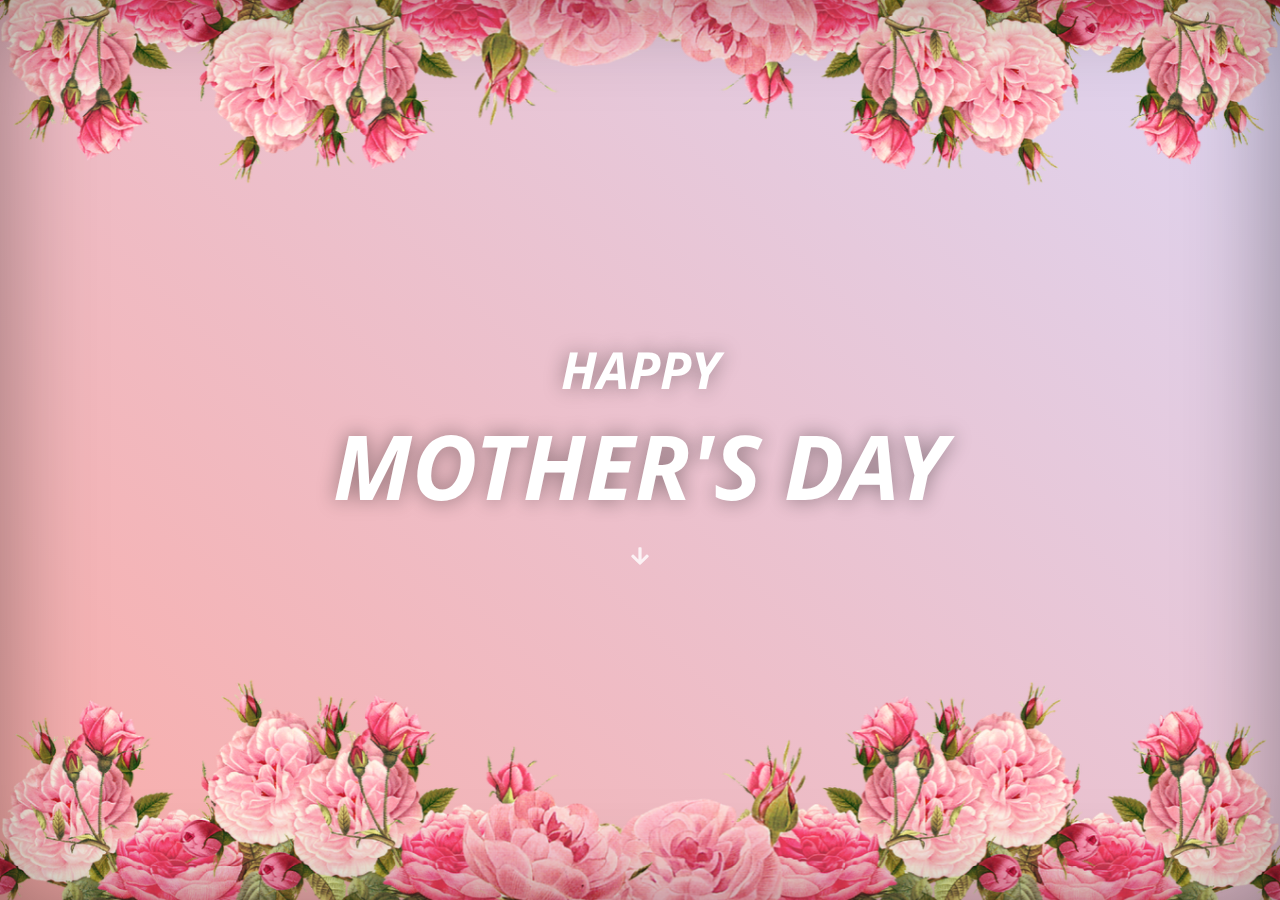
<file: public/projects/mothersday2020/live/index.html>
<!DOCTYPE html>
<html lang="en">
<head>
  <meta charset="UTF-8">
  <meta name="viewport" content="width=device-width, initial-scale=1.0">
  <title>Mother's Day 2020</title>

  <link href="https://fonts.googleapis.com/css2?family=Noto+Sans:ital,wght@1,700&display=swap" rel="stylesheet">
</head>
<body>
  <div id="content">
    <div class="splash">
      <h2>Happy</h2>
      <h1>Mother's Day</h1>
      <img id="activate" src="assets/imgs/arrow-down-solid.svg">
    </div>
    <div class="text">
      <p>Happy Mother's Day, Mom! I appreciate everything you do, especially your help with college apps and cooking all of our meals. You're always there for me and help me when I'm having a rough time. You're the best mom in the world! I hope you have an amazing day!<br></br>Love,<br>Adam</p>
    </div>
  </div>
  <img class="flowers top" src="./assets/imgs/flowers.png">
  <img class="flowers bottom" src="./assets/imgs/flowers.png">
</body>

<style>
body {
  overflow: hidden;
  height: 100vh;
  width: 100vw;
  background: linear-gradient(45deg, #FAACA8, #DDD6F3);
}

* {
  font-family: 'Noto Sans', sans-serif;
  font-style: italic;
  margin: 0;
  padding: 0;
  color: white;
}

#content {
  position: absolute;
  box-shadow: inset 0 0 100px rgba(0, 0, 0, 0.4);
  width: 100vw;
  height: 100vh;
  display: flex;
  flex-direction: column;
  align-items: center;
  justify-content: center;
  z-index: 1000;
}

h1, h2 {
  text-shadow: 0 0 20px rgba(0, 0, 0, 0.4);
  text-transform: uppercase;
}

h1 {
  font-size: 7vw;
}

h2 {
  font-size: 4vw;
}

#content img {
  margin-top: 20px;
  height: 20px;
  opacity: 0.8;
  cursor: pointer;
}

.splash, .text {
  position: fixed;
  transition: transform 2s;
}

.splash {
  display: flex;
  flex-direction: column;
  align-items: center;
  justify-content: center;
  transform: translateY(0);
}

.text {
  text-align: center;
  max-width: 500px;
  transform: translateY(100vh);
  font-size: 18px;
}

.active .splash {
  transform: translateY(-100vh);
}

.active .text {
  transform: translateY(0);
}

.flowers {
  position: fixed;
  width: calc(100vw + 400px);
  left: -200px;
  animation-duration: 3s;
  animation-iteration-count: infinite;
  animation-direction: alternate;
}

.flowers.top {
  transform: translateY(-70px) scale(0.9) rotate(180deg);
  top: -12vw;
  animation-name: top;
}

.flowers.bottom {
  transform: translateY(10px) scale(0.9);
  bottom: -14vw;
  animation-name: bottom;
  animation-delay: 1s;
}

@keyframes top {
  from {
    transform: translateY(-70px) scale(0.9) rotate(180deg);
  }
  to {
    transform: translateY(10px) scale(1.1) rotate(180deg);
  }
}

@keyframes bottom {
  from {
    transform: translateY(10px) scale(0.9);
  }
  to {
    transform: translateY(-70px) scale(1.1);
  }
}
</style>

<script>
(() => {
  document.getElementById('activate').addEventListener('click', () => {
    document.getElementById('content').classList.add('active');
    document.getElementById('content').style.zIndex = 0;
  })
})();
</script>

</html>
</file>
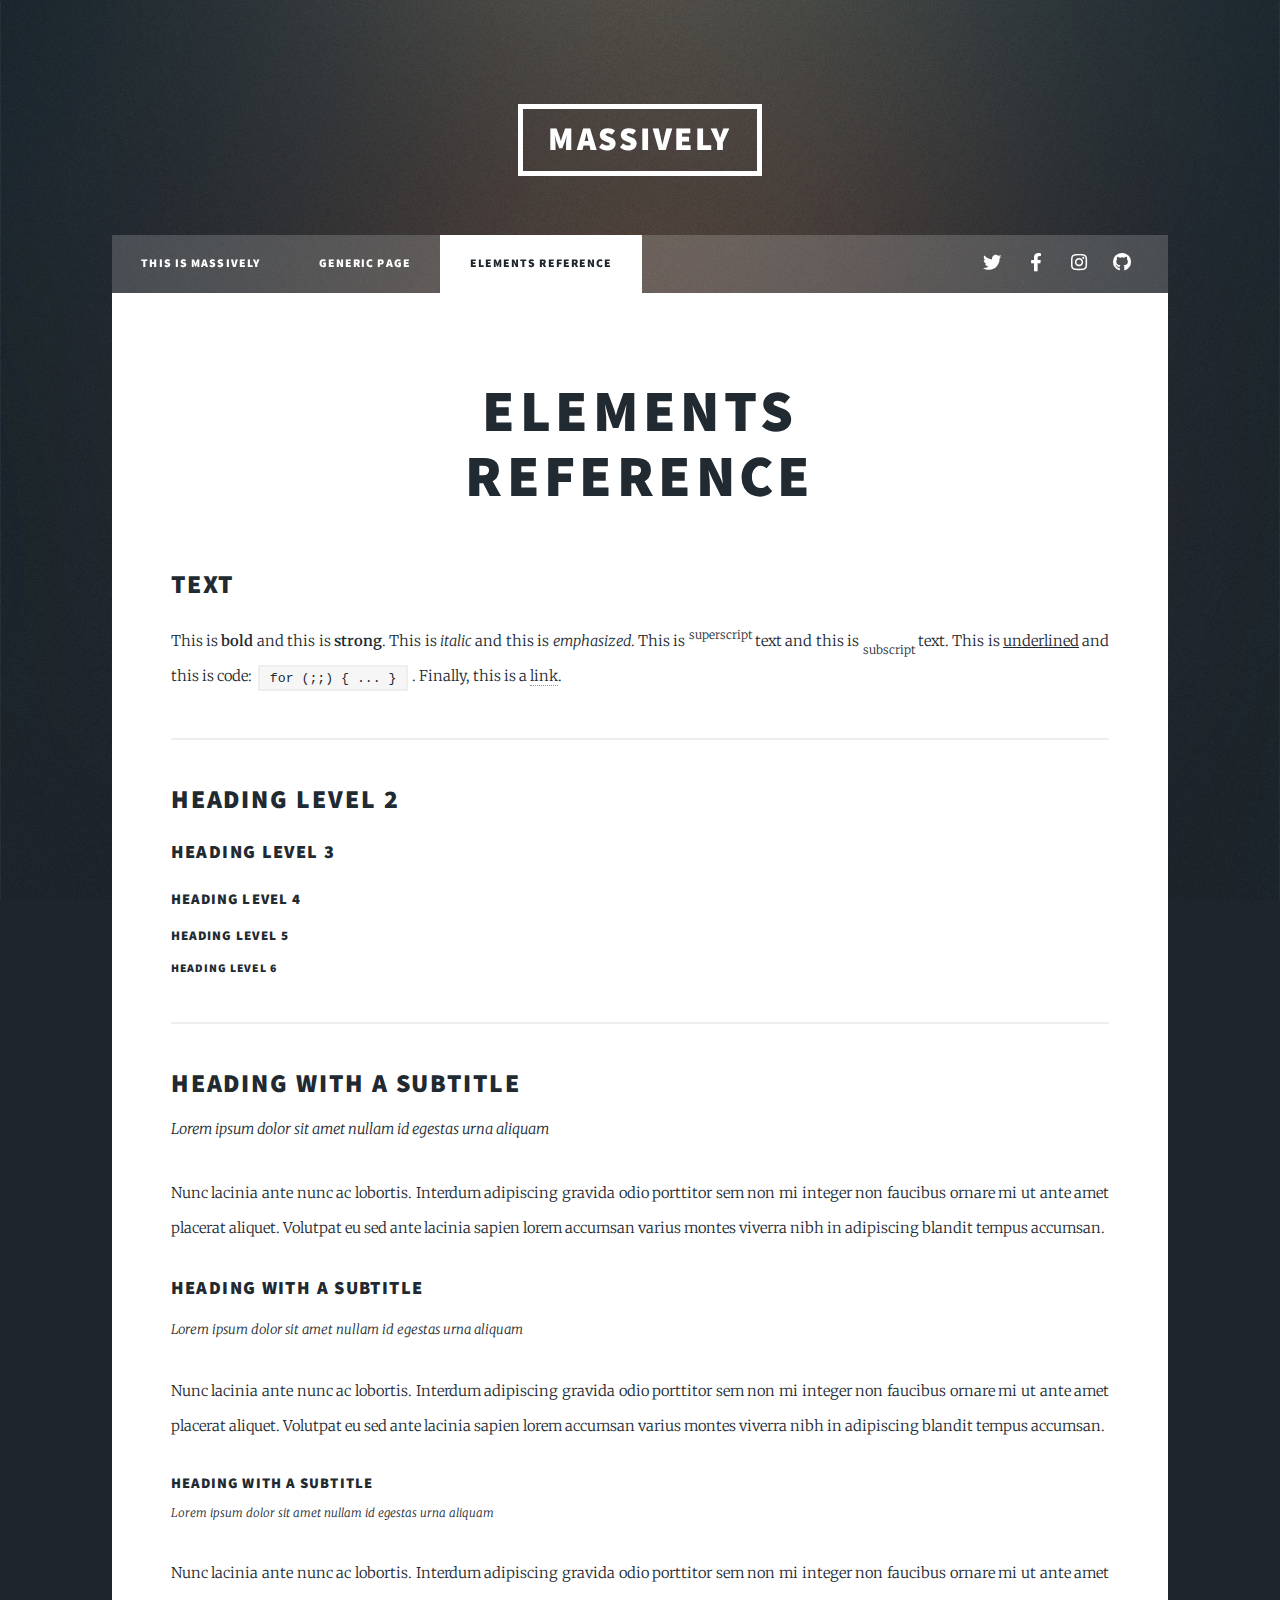
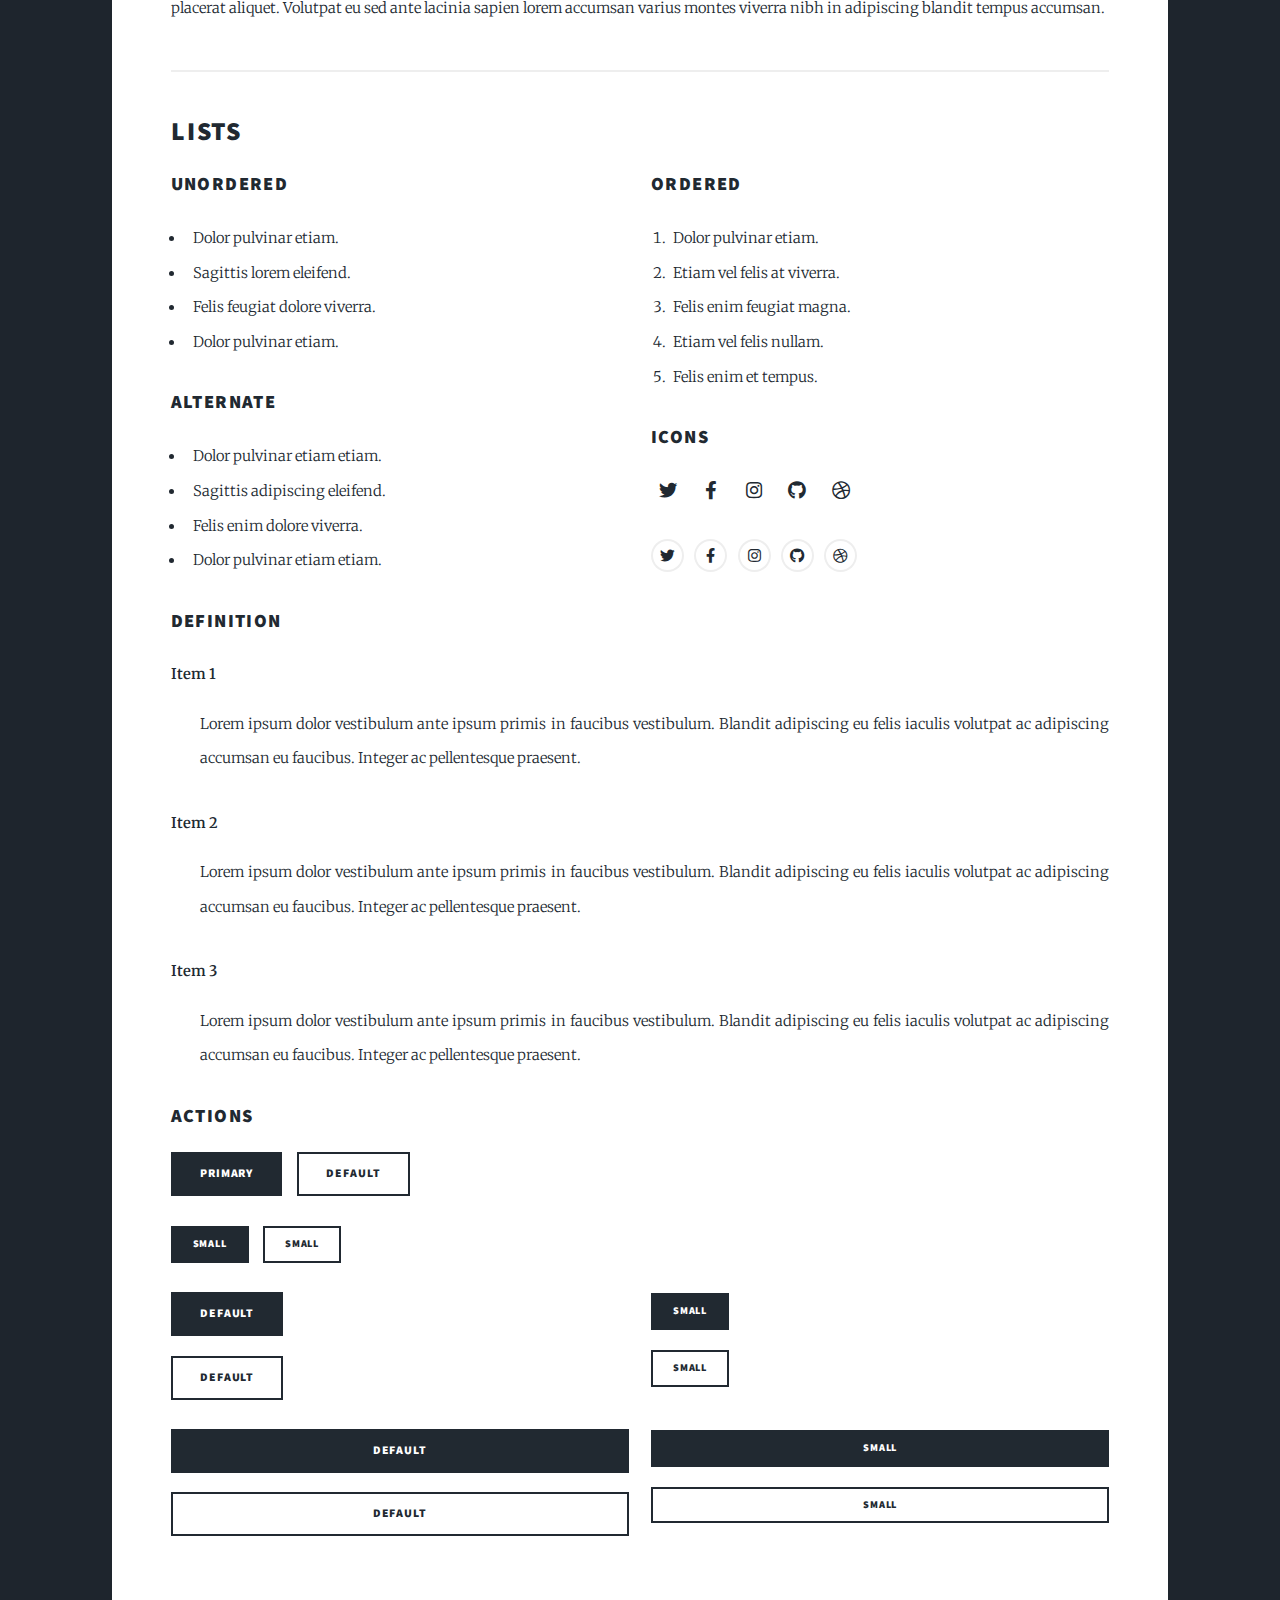
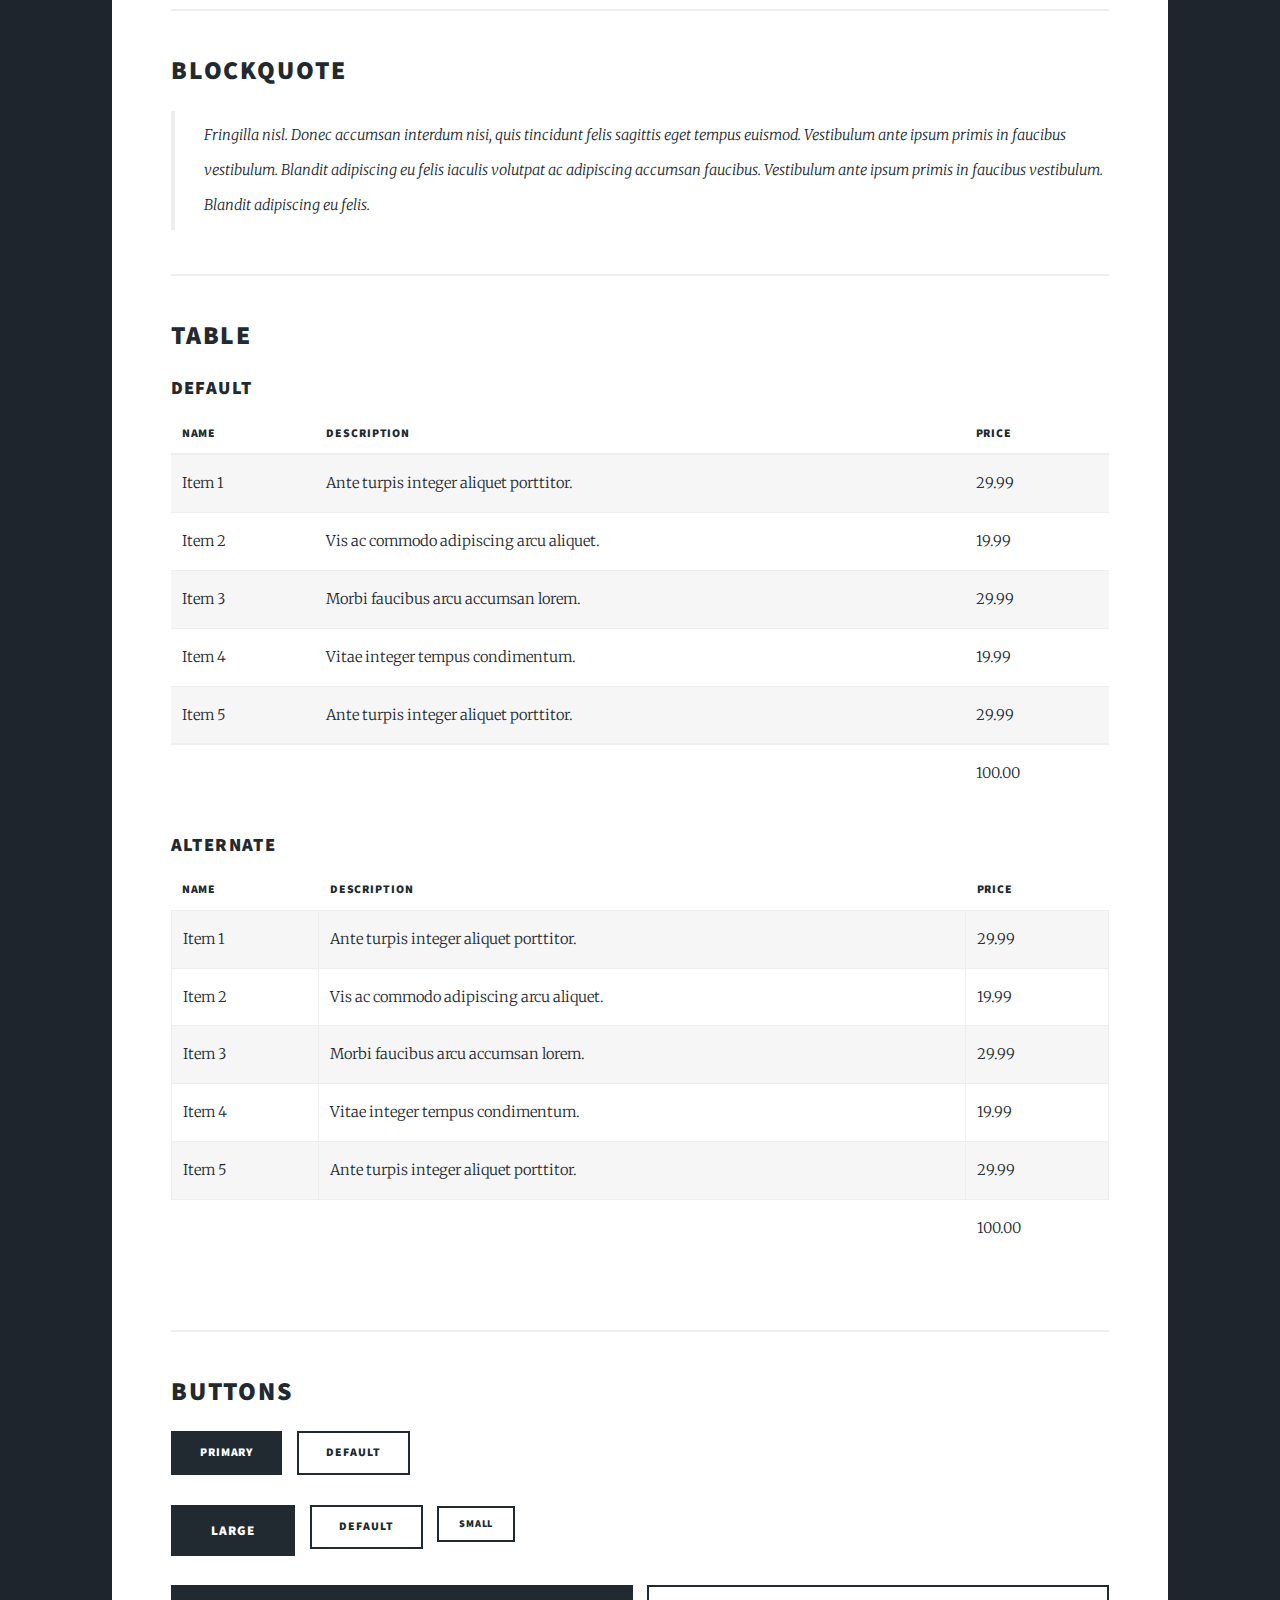
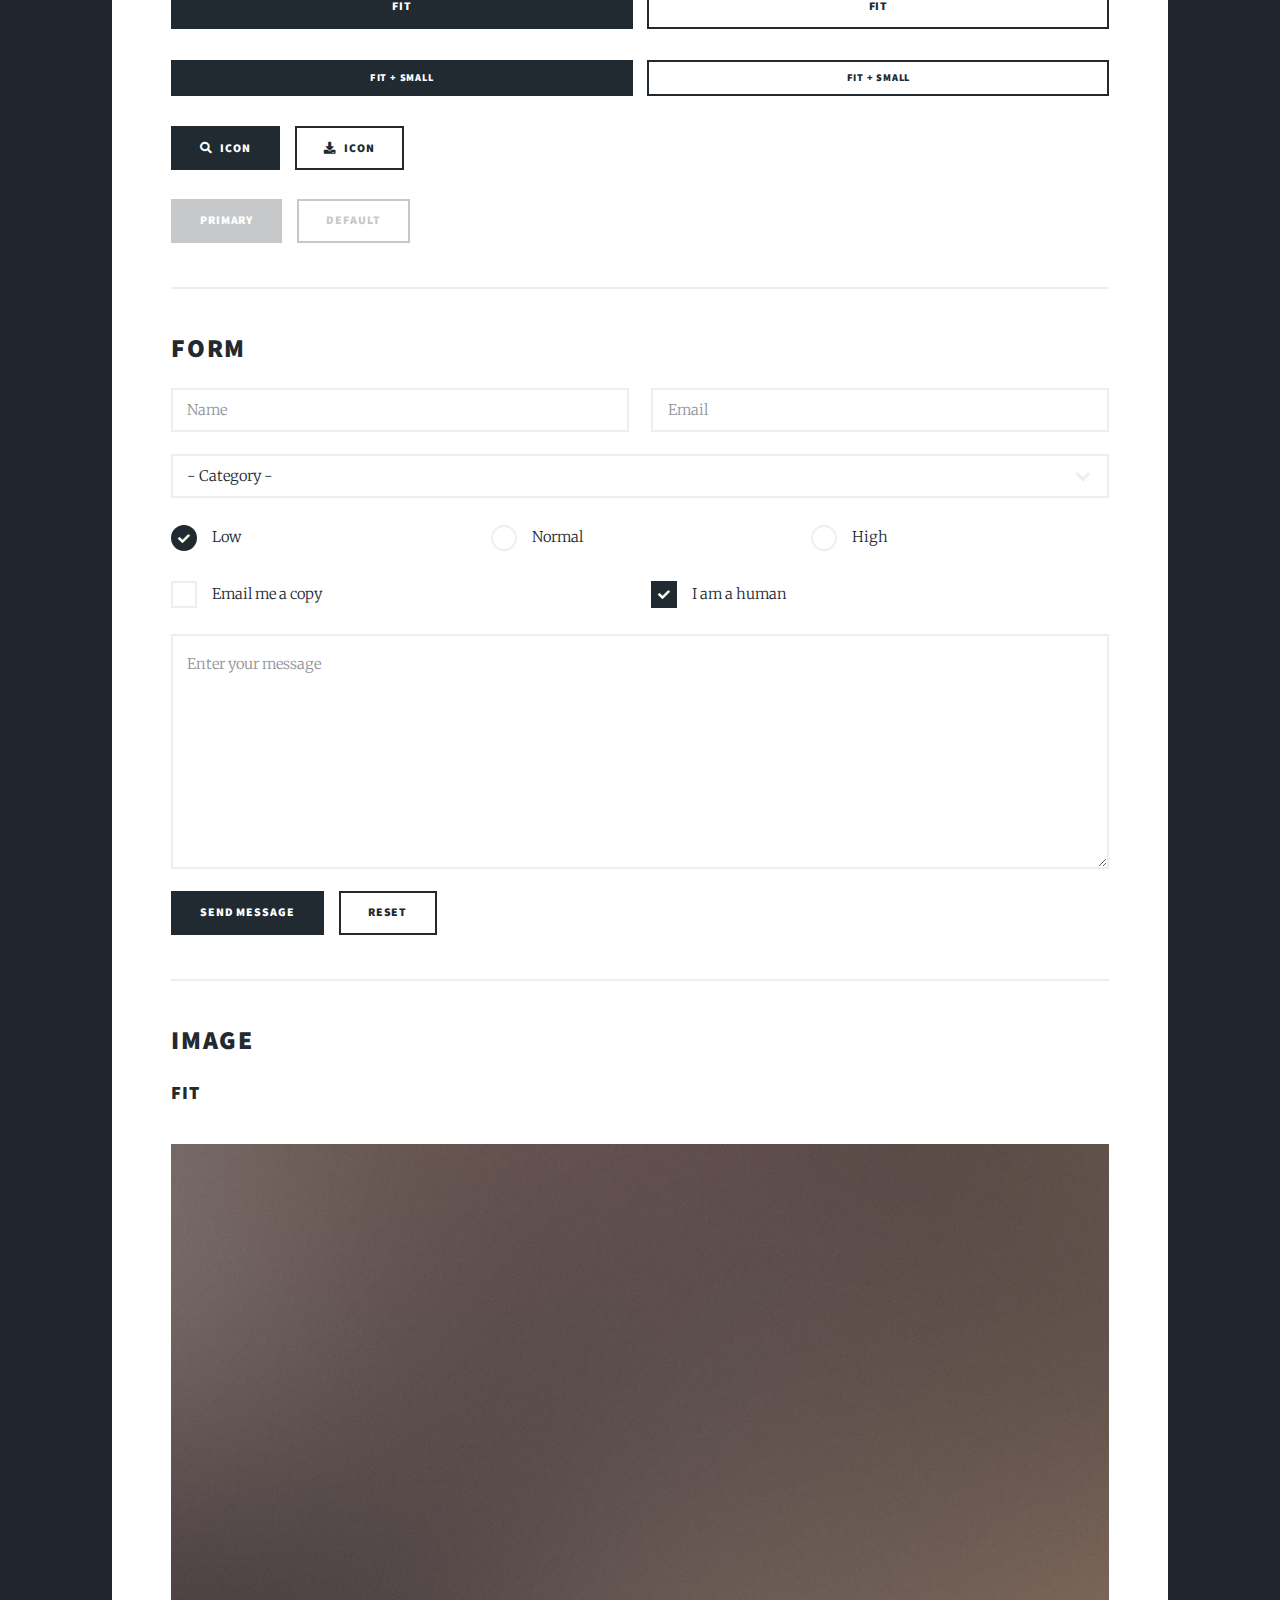
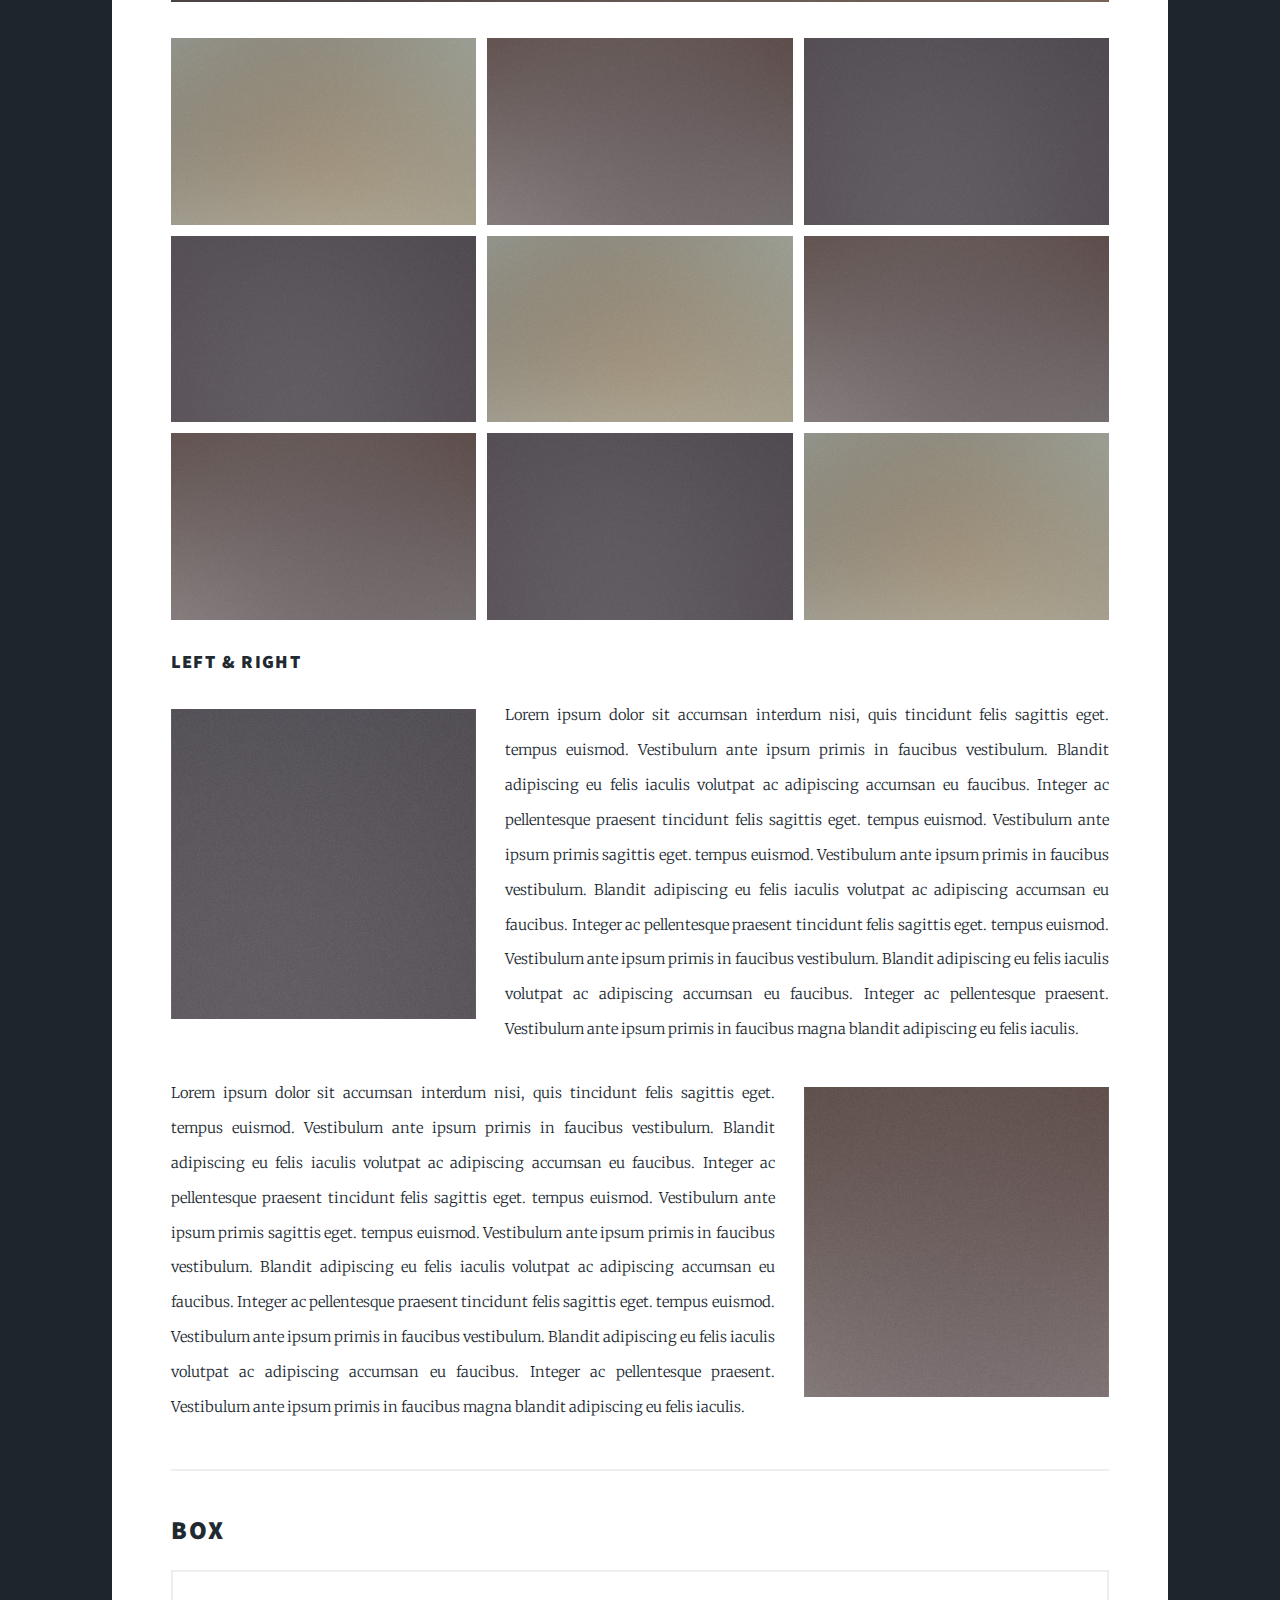
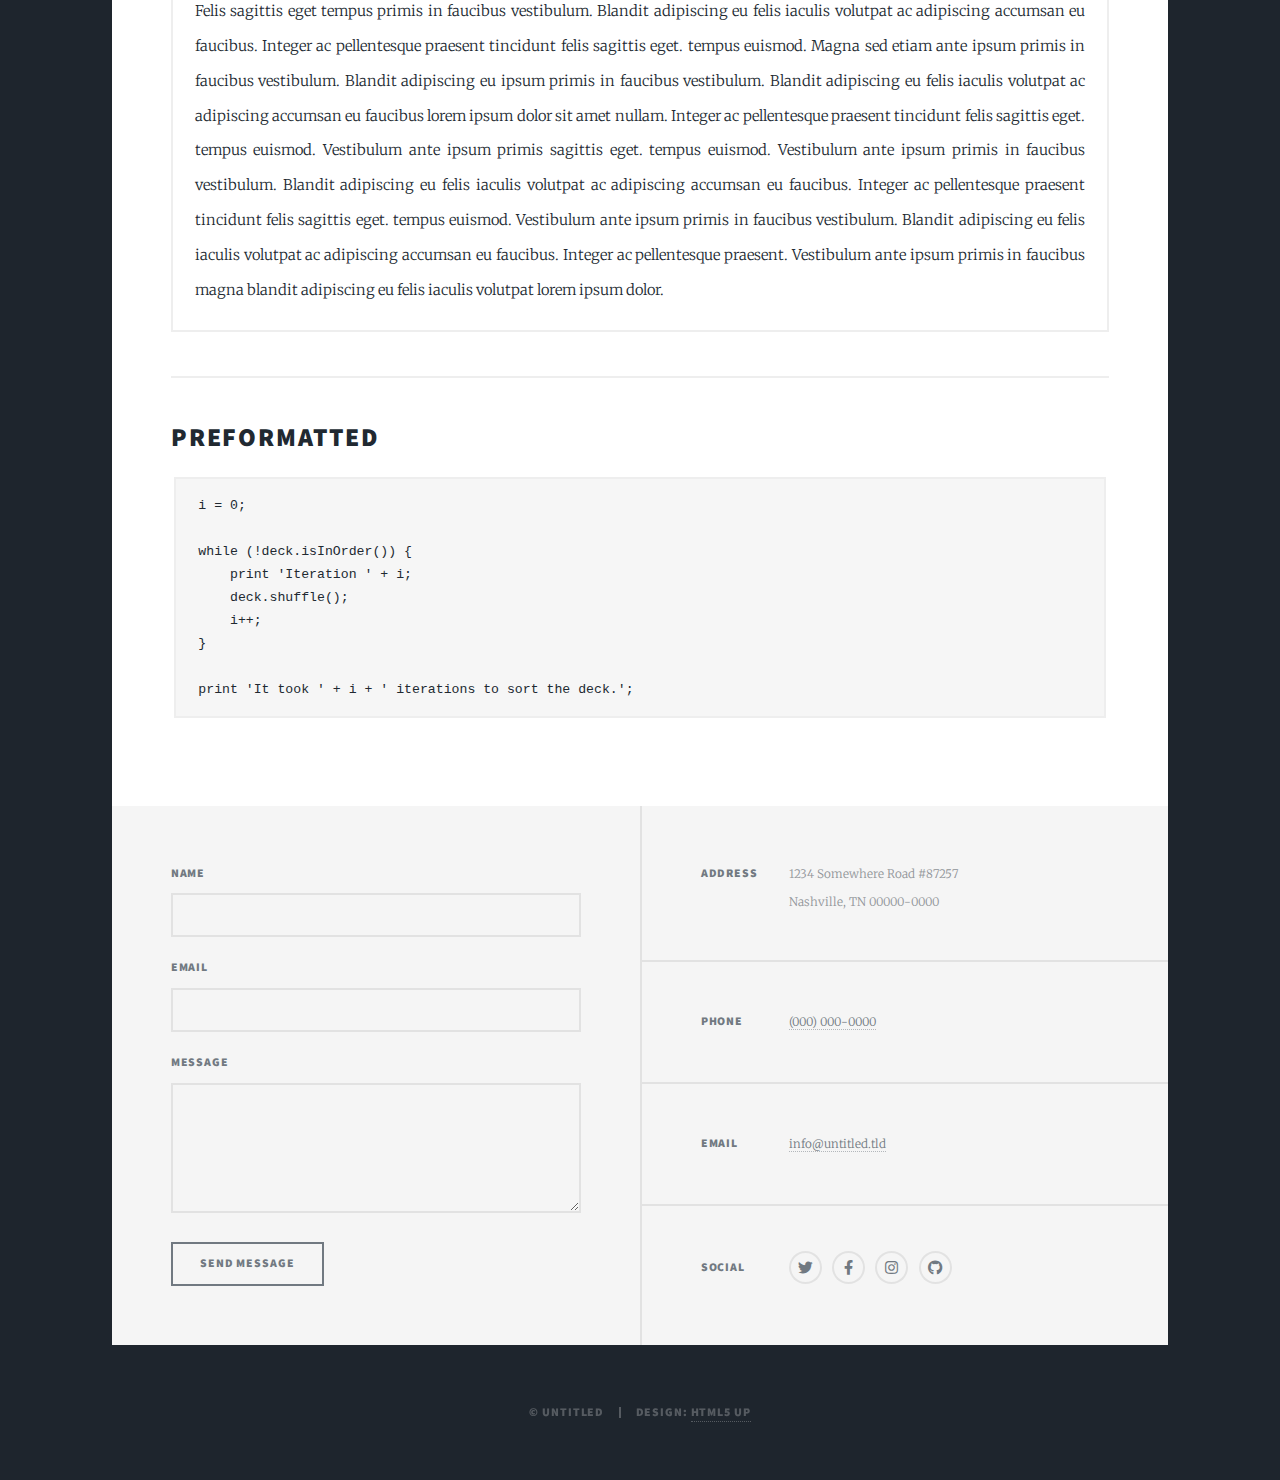
<file: public/html5up-massively/elements.html>
<!DOCTYPE HTML>
<!--
	Massively by HTML5 UP
	html5up.net | @ajlkn
	Free for personal and commercial use under the CCA 3.0 license (html5up.net/license)
-->
<html>
	<head>
		<title>Elements Reference - Massively by HTML5 UP</title>
		<meta charset="utf-8" />
		<meta name="viewport" content="width=device-width, initial-scale=1, user-scalable=no" />
		<link rel="stylesheet" href="assets/css/main.css" />
		<noscript><link rel="stylesheet" href="assets/css/noscript.css" /></noscript>
	</head>
	<body class="is-preload">

		<!-- Wrapper -->
			<div id="wrapper">

				<!-- Header -->
					<header id="header">
						<a href="index.html" class="logo">Massively</a>
					</header>

				<!-- Nav -->
					<nav id="nav">
						<ul class="links">
							<li><a href="index.html">This is Massively</a></li>
							<li><a href="generic.html">Generic Page</a></li>
							<li class="active"><a href="elements.html">Elements Reference</a></li>
						</ul>
						<ul class="icons">
							<li><a href="#" class="icon brands fa-twitter"><span class="label">Twitter</span></a></li>
							<li><a href="#" class="icon brands fa-facebook-f"><span class="label">Facebook</span></a></li>
							<li><a href="#" class="icon brands fa-instagram"><span class="label">Instagram</span></a></li>
							<li><a href="#" class="icon brands fa-github"><span class="label">GitHub</span></a></li>
						</ul>
					</nav>

				<!-- Main -->
					<div id="main">

						<!-- Post -->
							<section class="post">
								<header class="major">
									<h1>Elements<br />
									Reference</h1>
								</header>

								<!-- Text stuff -->
									<h2>Text</h2>
									<p>This is <b>bold</b> and this is <strong>strong</strong>. This is <i>italic</i> and this is <em>emphasized</em>.
									This is <sup>superscript</sup> text and this is <sub>subscript</sub> text.
									This is <u>underlined</u> and this is code: <code>for (;;) { ... }</code>.
									Finally, this is a <a href="#">link</a>.</p>
									<hr />
									<h2>Heading Level 2</h2>
									<h3>Heading Level 3</h3>
									<h4>Heading Level 4</h4>
									<h5>Heading Level 5</h5>
									<h6>Heading Level 6</h6>
									<hr />
									<header>
										<h2>Heading with a Subtitle</h2>
										<p>Lorem ipsum dolor sit amet nullam id egestas urna aliquam</p>
									</header>
									<p>Nunc lacinia ante nunc ac lobortis. Interdum adipiscing gravida odio porttitor sem non mi integer non faucibus ornare mi ut ante amet placerat aliquet. Volutpat eu sed ante lacinia sapien lorem accumsan varius montes viverra nibh in adipiscing blandit tempus accumsan.</p>
									<header>
										<h3>Heading with a Subtitle</h3>
										<p>Lorem ipsum dolor sit amet nullam id egestas urna aliquam</p>
									</header>
									<p>Nunc lacinia ante nunc ac lobortis. Interdum adipiscing gravida odio porttitor sem non mi integer non faucibus ornare mi ut ante amet placerat aliquet. Volutpat eu sed ante lacinia sapien lorem accumsan varius montes viverra nibh in adipiscing blandit tempus accumsan.</p>
									<header>
										<h4>Heading with a Subtitle</h4>
										<p>Lorem ipsum dolor sit amet nullam id egestas urna aliquam</p>
									</header>
									<p>Nunc lacinia ante nunc ac lobortis. Interdum adipiscing gravida odio porttitor sem non mi integer non faucibus ornare mi ut ante amet placerat aliquet. Volutpat eu sed ante lacinia sapien lorem accumsan varius montes viverra nibh in adipiscing blandit tempus accumsan.</p>

									<hr />

								<!-- Lists -->
									<h2>Lists</h2>
									<div class="row">
										<div class="col-6 col-12-small">

											<h3>Unordered</h3>
											<ul>
												<li>Dolor pulvinar etiam.</li>
												<li>Sagittis lorem eleifend.</li>
												<li>Felis feugiat dolore viverra.</li>
												<li>Dolor pulvinar etiam.</li>
											</ul>

											<h3>Alternate</h3>
											<ul class="alt">
												<li>Dolor pulvinar etiam etiam.</li>
												<li>Sagittis adipiscing eleifend.</li>
												<li>Felis enim dolore viverra.</li>
												<li>Dolor pulvinar etiam etiam.</li>
											</ul>

										</div>
										<div class="col-6 col-12-small">

											<h3>Ordered</h3>
											<ol>
												<li>Dolor pulvinar etiam.</li>
												<li>Etiam vel felis at viverra.</li>
												<li>Felis enim feugiat magna.</li>
												<li>Etiam vel felis nullam.</li>
												<li>Felis enim et tempus.</li>
											</ol>

											<h3>Icons</h3>
											<ul class="icons">
												<li><a href="#" class="icon brands fa-twitter"><span class="label">Twitter</span></a></li>
												<li><a href="#" class="icon brands fa-facebook-f"><span class="label">Facebook</span></a></li>
												<li><a href="#" class="icon brands fa-instagram"><span class="label">Instagram</span></a></li>
												<li><a href="#" class="icon brands fa-github"><span class="label">Github</span></a></li>
												<li><a href="#" class="icon brands fa-dribbble"><span class="label">Dribbble</span></a></li>
											</ul>
											<ul class="icons alt">
												<li><a href="#" class="icon brands alt fa-twitter"><span class="label">Twitter</span></a></li>
												<li><a href="#" class="icon brands alt fa-facebook-f"><span class="label">Facebook</span></a></li>
												<li><a href="#" class="icon brands alt fa-instagram"><span class="label">Instagram</span></a></li>
												<li><a href="#" class="icon brands alt fa-github"><span class="label">Github</span></a></li>
												<li><a href="#" class="icon brands alt fa-dribbble"><span class="label">Dribbble</span></a></li>
											</ul>

										</div>
									</div>
									<h3>Definition</h3>
									<dl>
										<dt>Item 1</dt>
										<dd>
											<p>Lorem ipsum dolor vestibulum ante ipsum primis in faucibus vestibulum. Blandit adipiscing eu felis iaculis volutpat ac adipiscing accumsan eu faucibus. Integer ac pellentesque praesent.</p>
										</dd>
										<dt>Item 2</dt>
										<dd>
											<p>Lorem ipsum dolor vestibulum ante ipsum primis in faucibus vestibulum. Blandit adipiscing eu felis iaculis volutpat ac adipiscing accumsan eu faucibus. Integer ac pellentesque praesent.</p>
										</dd>
										<dt>Item 3</dt>
										<dd>
											<p>Lorem ipsum dolor vestibulum ante ipsum primis in faucibus vestibulum. Blandit adipiscing eu felis iaculis volutpat ac adipiscing accumsan eu faucibus. Integer ac pellentesque praesent.</p>
										</dd>
									</dl>

									<h3>Actions</h3>
									<ul class="actions">
										<li><a href="#" class="button primary">Primary</a></li>
										<li><a href="#" class="button">Default</a></li>
									</ul>
									<ul class="actions small">
										<li><a href="#" class="button primary small">Small</a></li>
										<li><a href="#" class="button small">Small</a></li>
									</ul>
									<div class="row">
										<div class="col-6 col-12-small">
											<ul class="actions stacked">
												<li><a href="#" class="button primary">Default</a></li>
												<li><a href="#" class="button">Default</a></li>
											</ul>
										</div>
										<div class="col-6 col-12-small">
											<ul class="actions stacked">
												<li><a href="#" class="button primary small">Small</a></li>
												<li><a href="#" class="button small">Small</a></li>
											</ul>
										</div>
									</div>
									<div class="row">
										<div class="col-6 col-12-small">
											<ul class="actions stacked">
												<li><a href="#" class="button primary fit">Default</a></li>
												<li><a href="#" class="button fit">Default</a></li>
											</ul>
										</div>
										<div class="col-6 col-12-small">
											<ul class="actions stacked">
												<li><a href="#" class="button primary small fit">Small</a></li>
												<li><a href="#" class="button small fit">Small</a></li>
											</ul>
										</div>
									</div>

									<hr />

								<!-- Blockquote -->
									<h2>Blockquote</h2>
									<blockquote>Fringilla nisl. Donec accumsan interdum nisi, quis tincidunt felis sagittis eget tempus euismod. Vestibulum ante ipsum primis in faucibus vestibulum. Blandit adipiscing eu felis iaculis volutpat ac adipiscing accumsan faucibus. Vestibulum ante ipsum primis in faucibus vestibulum. Blandit adipiscing eu felis.</blockquote>

									<hr />

								<!-- Table -->
									<h2>Table</h2>

									<h3>Default</h3>
									<div class="table-wrapper">
										<table>
											<thead>
												<tr>
													<th>Name</th>
													<th>Description</th>
													<th>Price</th>
												</tr>
											</thead>
											<tbody>
												<tr>
													<td>Item 1</td>
													<td>Ante turpis integer aliquet porttitor.</td>
													<td>29.99</td>
												</tr>
												<tr>
													<td>Item 2</td>
													<td>Vis ac commodo adipiscing arcu aliquet.</td>
													<td>19.99</td>
												</tr>
												<tr>
													<td>Item 3</td>
													<td> Morbi faucibus arcu accumsan lorem.</td>
													<td>29.99</td>
												</tr>
												<tr>
													<td>Item 4</td>
													<td>Vitae integer tempus condimentum.</td>
													<td>19.99</td>
												</tr>
												<tr>
													<td>Item 5</td>
													<td>Ante turpis integer aliquet porttitor.</td>
													<td>29.99</td>
												</tr>
											</tbody>
											<tfoot>
												<tr>
													<td colspan="2"></td>
													<td>100.00</td>
												</tr>
											</tfoot>
										</table>
									</div>

									<h3>Alternate</h3>
									<div class="table-wrapper">
										<table class="alt">
											<thead>
												<tr>
													<th>Name</th>
													<th>Description</th>
													<th>Price</th>
												</tr>
											</thead>
											<tbody>
												<tr>
													<td>Item 1</td>
													<td>Ante turpis integer aliquet porttitor.</td>
													<td>29.99</td>
												</tr>
												<tr>
													<td>Item 2</td>
													<td>Vis ac commodo adipiscing arcu aliquet.</td>
													<td>19.99</td>
												</tr>
												<tr>
													<td>Item 3</td>
													<td> Morbi faucibus arcu accumsan lorem.</td>
													<td>29.99</td>
												</tr>
												<tr>
													<td>Item 4</td>
													<td>Vitae integer tempus condimentum.</td>
													<td>19.99</td>
												</tr>
												<tr>
													<td>Item 5</td>
													<td>Ante turpis integer aliquet porttitor.</td>
													<td>29.99</td>
												</tr>
											</tbody>
											<tfoot>
												<tr>
													<td colspan="2"></td>
													<td>100.00</td>
												</tr>
											</tfoot>
										</table>
									</div>

									<hr />

								<!-- Buttons -->
									<h2>Buttons</h2>
									<ul class="actions">
										<li><a href="#" class="button primary">Primary</a></li>
										<li><a href="#" class="button">Default</a></li>
									</ul>
									<ul class="actions">
										<li><a href="#" class="button primary large">Large</a></li>
										<li><a href="#" class="button">Default</a></li>
										<li><a href="#" class="button small">Small</a></li>
									</ul>
									<ul class="actions fit">
										<li><a href="#" class="button primary fit">Fit</a></li>
										<li><a href="#" class="button fit">Fit</a></li>
									</ul>
									<ul class="actions fit small">
										<li><a href="#" class="button primary fit small">Fit + Small</a></li>
										<li><a href="#" class="button fit small">Fit + Small</a></li>
									</ul>
									<ul class="actions">
										<li><a href="#" class="button primary icon solid fa-search">Icon</a></li>
										<li><a href="#" class="button icon solid fa-download">Icon</a></li>
									</ul>
									<ul class="actions">
										<li><span class="button primary disabled">Primary</span></li>
										<li><span class="button disabled">Default</span></li>
									</ul>

									<hr />

								<!-- Form -->
									<h2>Form</h2>

									<form method="post" action="#">
										<div class="row gtr-uniform">
											<div class="col-6 col-12-xsmall">
												<input type="text" name="demo-name" id="demo-name" value="" placeholder="Name" />
											</div>
											<div class="col-6 col-12-xsmall">
												<input type="email" name="demo-email" id="demo-email" value="" placeholder="Email" />
											</div>
											<!-- Break -->
											<div class="col-12">
												<select name="demo-category" id="demo-category">
													<option value="">- Category -</option>
													<option value="1">Manufacturing</option>
													<option value="1">Shipping</option>
													<option value="1">Administration</option>
													<option value="1">Human Resources</option>
												</select>
											</div>
											<!-- Break -->
											<div class="col-4 col-12-small">
												<input type="radio" id="demo-priority-low" name="demo-priority" checked>
												<label for="demo-priority-low">Low</label>
											</div>
											<div class="col-4 col-12-small">
												<input type="radio" id="demo-priority-normal" name="demo-priority">
												<label for="demo-priority-normal">Normal</label>
											</div>
											<div class="col-4 col-12-small">
												<input type="radio" id="demo-priority-high" name="demo-priority">
												<label for="demo-priority-high">High</label>
											</div>
											<!-- Break -->
											<div class="col-6 col-12-small">
												<input type="checkbox" id="demo-copy" name="demo-copy">
												<label for="demo-copy">Email me a copy</label>
											</div>
											<div class="col-6 col-12-small">
												<input type="checkbox" id="demo-human" name="demo-human" checked>
												<label for="demo-human">I am a human</label>
											</div>
											<!-- Break -->
											<div class="col-12">
												<textarea name="demo-message" id="demo-message" placeholder="Enter your message" rows="6"></textarea>
											</div>
											<!-- Break -->
											<div class="col-12">
												<ul class="actions">
													<li><input type="submit" value="Send Message" class="primary" /></li>
													<li><input type="reset" value="Reset" /></li>
												</ul>
											</div>
										</div>
									</form>

									<hr />

								<!-- Image -->
									<h2>Image</h2>

									<h3>Fit</h3>
									<span class="image fit"><img src="images/pic01.jpg" alt="" /></span>
									<div class="box alt">
										<div class="row gtr-50 gtr-uniform">
											<div class="col-4"><span class="image fit"><img src="images/pic02.jpg" alt="" /></span></div>
											<div class="col-4"><span class="image fit"><img src="images/pic03.jpg" alt="" /></span></div>
											<div class="col-4"><span class="image fit"><img src="images/pic04.jpg" alt="" /></span></div>
											<!-- Break -->
											<div class="col-4"><span class="image fit"><img src="images/pic04.jpg" alt="" /></span></div>
											<div class="col-4"><span class="image fit"><img src="images/pic02.jpg" alt="" /></span></div>
											<div class="col-4"><span class="image fit"><img src="images/pic03.jpg" alt="" /></span></div>
											<!-- Break -->
											<div class="col-4"><span class="image fit"><img src="images/pic03.jpg" alt="" /></span></div>
											<div class="col-4"><span class="image fit"><img src="images/pic04.jpg" alt="" /></span></div>
											<div class="col-4"><span class="image fit"><img src="images/pic02.jpg" alt="" /></span></div>
										</div>
									</div>

									<h3>Left &amp; Right</h3>
									<p><span class="image left"><img src="images/pic08.jpg" alt="" /></span>Lorem ipsum dolor sit accumsan interdum nisi, quis tincidunt felis sagittis eget. tempus euismod. Vestibulum ante ipsum primis in faucibus vestibulum. Blandit adipiscing eu felis iaculis volutpat ac adipiscing accumsan eu faucibus. Integer ac pellentesque praesent tincidunt felis sagittis eget. tempus euismod. Vestibulum ante ipsum primis sagittis eget. tempus euismod. Vestibulum ante ipsum primis in faucibus vestibulum. Blandit adipiscing eu felis iaculis volutpat ac adipiscing accumsan eu faucibus. Integer ac pellentesque praesent tincidunt felis sagittis eget. tempus euismod. Vestibulum ante ipsum primis in faucibus vestibulum. Blandit adipiscing eu felis iaculis volutpat ac adipiscing accumsan eu faucibus. Integer ac pellentesque praesent. Vestibulum ante ipsum primis in faucibus magna blandit adipiscing eu felis iaculis.</p>
									<p><span class="image right"><img src="images/pic09.jpg" alt="" /></span>Lorem ipsum dolor sit accumsan interdum nisi, quis tincidunt felis sagittis eget. tempus euismod. Vestibulum ante ipsum primis in faucibus vestibulum. Blandit adipiscing eu felis iaculis volutpat ac adipiscing accumsan eu faucibus. Integer ac pellentesque praesent tincidunt felis sagittis eget. tempus euismod. Vestibulum ante ipsum primis sagittis eget. tempus euismod. Vestibulum ante ipsum primis in faucibus vestibulum. Blandit adipiscing eu felis iaculis volutpat ac adipiscing accumsan eu faucibus. Integer ac pellentesque praesent tincidunt felis sagittis eget. tempus euismod. Vestibulum ante ipsum primis in faucibus vestibulum. Blandit adipiscing eu felis iaculis volutpat ac adipiscing accumsan eu faucibus. Integer ac pellentesque praesent. Vestibulum ante ipsum primis in faucibus magna blandit adipiscing eu felis iaculis.</p>

									<hr />

								<!-- Box -->
									<h2>Box</h2>
									<div class="box">
										<p>Felis sagittis eget tempus primis in faucibus vestibulum. Blandit adipiscing eu felis iaculis volutpat ac adipiscing accumsan eu faucibus. Integer ac pellentesque praesent tincidunt felis sagittis eget. tempus euismod. Magna sed etiam ante ipsum primis in faucibus vestibulum. Blandit adipiscing eu ipsum primis in faucibus vestibulum. Blandit adipiscing eu felis iaculis volutpat ac adipiscing accumsan eu faucibus lorem ipsum dolor sit amet nullam. Integer ac pellentesque praesent tincidunt felis sagittis eget. tempus euismod. Vestibulum ante ipsum primis sagittis eget. tempus euismod. Vestibulum ante ipsum primis in faucibus vestibulum. Blandit adipiscing eu felis iaculis volutpat ac adipiscing accumsan eu faucibus. Integer ac pellentesque praesent tincidunt felis sagittis eget. tempus euismod. Vestibulum ante ipsum primis in faucibus vestibulum. Blandit adipiscing eu felis iaculis volutpat ac adipiscing accumsan eu faucibus. Integer ac pellentesque praesent. Vestibulum ante ipsum primis in faucibus magna blandit adipiscing eu felis iaculis volutpat lorem ipsum dolor.</p>
									</div>

									<hr />

								<!-- Preformatted Code -->
									<h2>Preformatted</h2>
									<pre><code>i = 0;

while (!deck.isInOrder()) {
    print 'Iteration ' + i;
    deck.shuffle();
    i++;
}

print 'It took ' + i + ' iterations to sort the deck.';
</code></pre>

							</section>

					</div>

				<!-- Footer -->
					<footer id="footer">
						<section>
							<form method="post" action="#">
								<div class="fields">
									<div class="field">
										<label for="name">Name</label>
										<input type="text" name="name" id="name" />
									</div>
									<div class="field">
										<label for="email">Email</label>
										<input type="text" name="email" id="email" />
									</div>
									<div class="field">
										<label for="message">Message</label>
										<textarea name="message" id="message" rows="3"></textarea>
									</div>
								</div>
								<ul class="actions">
									<li><input type="submit" value="Send Message" /></li>
								</ul>
							</form>
						</section>
						<section class="split contact">
							<section class="alt">
								<h3>Address</h3>
								<p>1234 Somewhere Road #87257<br />
								Nashville, TN 00000-0000</p>
							</section>
							<section>
								<h3>Phone</h3>
								<p><a href="#">(000) 000-0000</a></p>
							</section>
							<section>
								<h3>Email</h3>
								<p><a href="#">info@untitled.tld</a></p>
							</section>
							<section>
								<h3>Social</h3>
								<ul class="icons alt">
									<li><a href="#" class="icon brands alt fa-twitter"><span class="label">Twitter</span></a></li>
									<li><a href="#" class="icon brands alt fa-facebook-f"><span class="label">Facebook</span></a></li>
									<li><a href="#" class="icon brands alt fa-instagram"><span class="label">Instagram</span></a></li>
									<li><a href="#" class="icon brands alt fa-github"><span class="label">GitHub</span></a></li>
								</ul>
							</section>
						</section>
					</footer>

				<!-- Copyright -->
					<div id="copyright">
						<ul><li>&copy; Untitled</li><li>Design: <a href="https://html5up.net">HTML5 UP</a></li></ul>
					</div>

			</div>

		<!-- Scripts -->
			<script src="assets/js/jquery.min.js"></script>
			<script src="assets/js/jquery.scrollex.min.js"></script>
			<script src="assets/js/jquery.scrolly.min.js"></script>
			<script src="assets/js/browser.min.js"></script>
			<script src="assets/js/breakpoints.min.js"></script>
			<script src="assets/js/util.js"></script>
			<script src="assets/js/main.js"></script>

	</body>
</html>
</file>
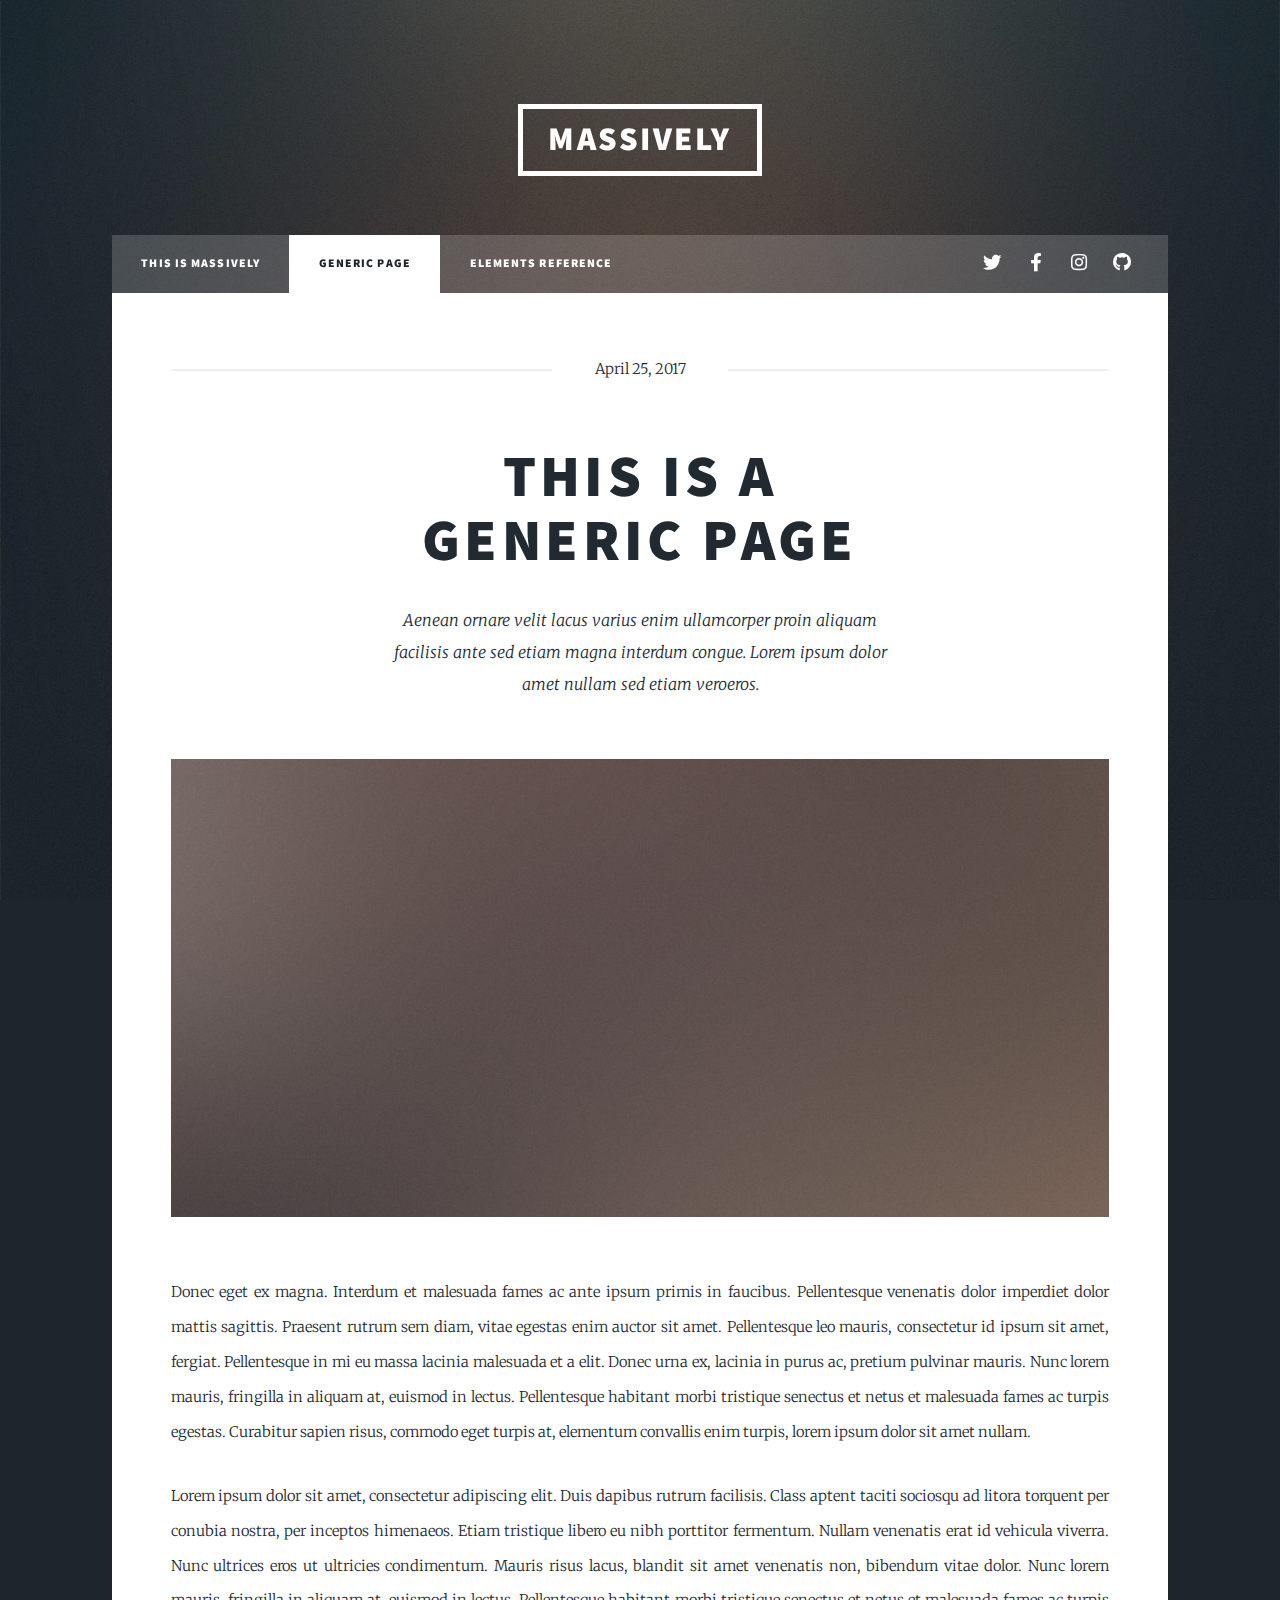
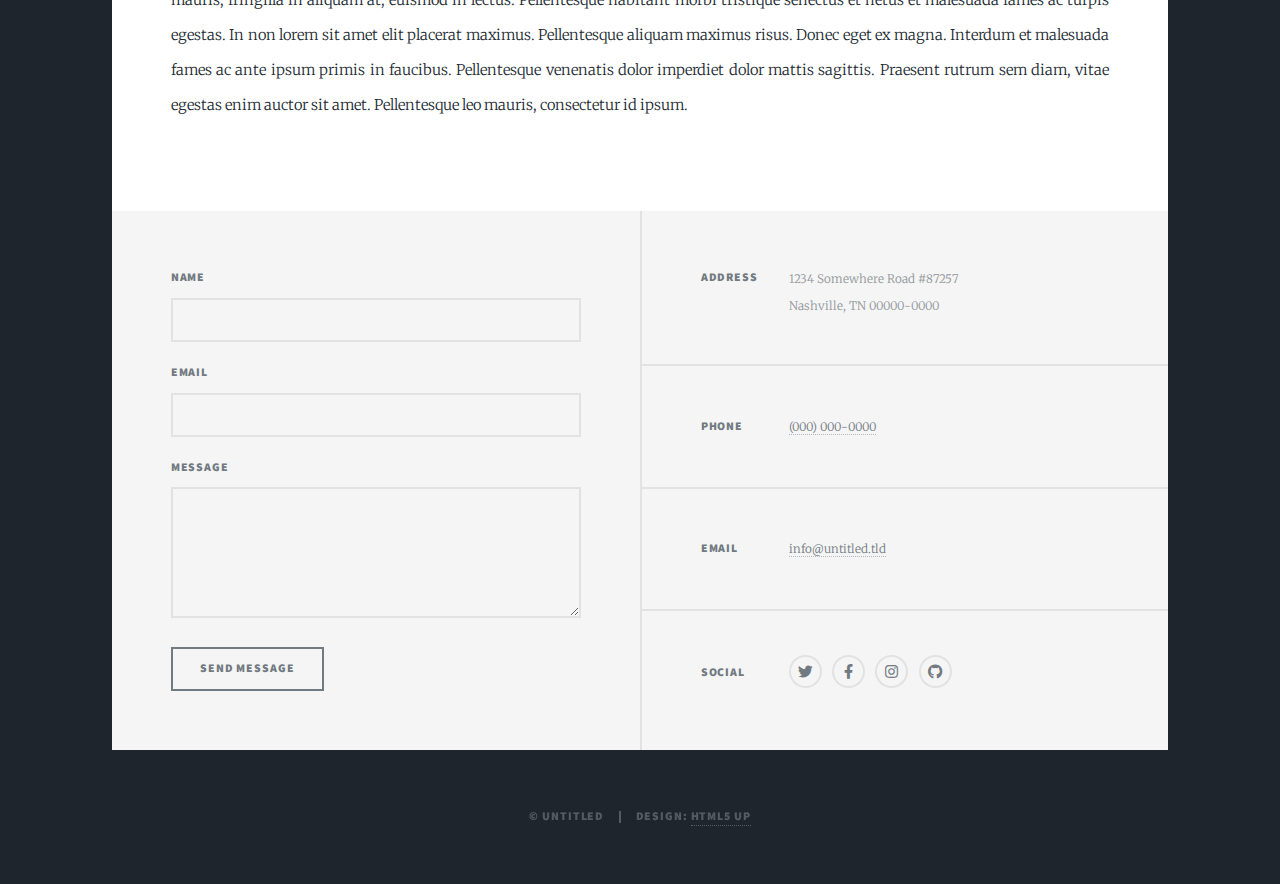
<file: public/html5up-massively/generic.html>
<!DOCTYPE HTML>
<!--
	Massively by HTML5 UP
	html5up.net | @ajlkn
	Free for personal and commercial use under the CCA 3.0 license (html5up.net/license)
-->
<html>
	<head>
		<title>Generic Page - Massively by HTML5 UP</title>
		<meta charset="utf-8" />
		<meta name="viewport" content="width=device-width, initial-scale=1, user-scalable=no" />
		<link rel="stylesheet" href="assets/css/main.css" />
		<noscript><link rel="stylesheet" href="assets/css/noscript.css" /></noscript>
	</head>
	<body class="is-preload">

		<!-- Wrapper -->
			<div id="wrapper">

				<!-- Header -->
					<header id="header">
						<a href="index.html" class="logo">Massively</a>
					</header>

				<!-- Nav -->
					<nav id="nav">
						<ul class="links">
							<li><a href="index.html">This is Massively</a></li>
							<li class="active"><a href="generic.html">Generic Page</a></li>
							<li><a href="elements.html">Elements Reference</a></li>
						</ul>
						<ul class="icons">
							<li><a href="#" class="icon brands fa-twitter"><span class="label">Twitter</span></a></li>
							<li><a href="#" class="icon brands fa-facebook-f"><span class="label">Facebook</span></a></li>
							<li><a href="#" class="icon brands fa-instagram"><span class="label">Instagram</span></a></li>
							<li><a href="#" class="icon brands fa-github"><span class="label">GitHub</span></a></li>
						</ul>
					</nav>

				<!-- Main -->
					<div id="main">

						<!-- Post -->
							<section class="post">
								<header class="major">
									<span class="date">April 25, 2017</span>
									<h1>This is a<br />
									Generic Page</h1>
									<p>Aenean ornare velit lacus varius enim ullamcorper proin aliquam<br />
									facilisis ante sed etiam magna interdum congue. Lorem ipsum dolor<br />
									amet nullam sed etiam veroeros.</p>
								</header>
								<div class="image main"><img src="images/pic01.jpg" alt="" /></div>
								<p>Donec eget ex magna. Interdum et malesuada fames ac ante ipsum primis in faucibus. Pellentesque venenatis dolor imperdiet dolor mattis sagittis. Praesent rutrum sem diam, vitae egestas enim auctor sit amet. Pellentesque leo mauris, consectetur id ipsum sit amet, fergiat. Pellentesque in mi eu massa lacinia malesuada et a elit. Donec urna ex, lacinia in purus ac, pretium pulvinar mauris. Nunc lorem mauris, fringilla in aliquam at, euismod in lectus. Pellentesque habitant morbi tristique senectus et netus et malesuada fames ac turpis egestas. Curabitur sapien risus, commodo eget turpis at, elementum convallis enim turpis, lorem ipsum dolor sit amet nullam.</p>
								<p>Lorem ipsum dolor sit amet, consectetur adipiscing elit. Duis dapibus rutrum facilisis. Class aptent taciti sociosqu ad litora torquent per conubia nostra, per inceptos himenaeos. Etiam tristique libero eu nibh porttitor fermentum. Nullam venenatis erat id vehicula viverra. Nunc ultrices eros ut ultricies condimentum. Mauris risus lacus, blandit sit amet venenatis non, bibendum vitae dolor. Nunc lorem mauris, fringilla in aliquam at, euismod in lectus. Pellentesque habitant morbi tristique senectus et netus et malesuada fames ac turpis egestas. In non lorem sit amet elit placerat maximus. Pellentesque aliquam maximus risus. Donec eget ex magna. Interdum et malesuada fames ac ante ipsum primis in faucibus. Pellentesque venenatis dolor imperdiet dolor mattis sagittis. Praesent rutrum sem diam, vitae egestas enim auctor sit amet. Pellentesque leo mauris, consectetur id ipsum.</p>
							</section>

					</div>

				<!-- Footer -->
					<footer id="footer">
						<section>
							<form method="post" action="#">
								<div class="fields">
									<div class="field">
										<label for="name">Name</label>
										<input type="text" name="name" id="name" />
									</div>
									<div class="field">
										<label for="email">Email</label>
										<input type="text" name="email" id="email" />
									</div>
									<div class="field">
										<label for="message">Message</label>
										<textarea name="message" id="message" rows="3"></textarea>
									</div>
								</div>
								<ul class="actions">
									<li><input type="submit" value="Send Message" /></li>
								</ul>
							</form>
						</section>
						<section class="split contact">
							<section class="alt">
								<h3>Address</h3>
								<p>1234 Somewhere Road #87257<br />
								Nashville, TN 00000-0000</p>
							</section>
							<section>
								<h3>Phone</h3>
								<p><a href="#">(000) 000-0000</a></p>
							</section>
							<section>
								<h3>Email</h3>
								<p><a href="#">info@untitled.tld</a></p>
							</section>
							<section>
								<h3>Social</h3>
								<ul class="icons alt">
									<li><a href="#" class="icon brands alt fa-twitter"><span class="label">Twitter</span></a></li>
									<li><a href="#" class="icon brands alt fa-facebook-f"><span class="label">Facebook</span></a></li>
									<li><a href="#" class="icon brands alt fa-instagram"><span class="label">Instagram</span></a></li>
									<li><a href="#" class="icon brands alt fa-github"><span class="label">GitHub</span></a></li>
								</ul>
							</section>
						</section>
					</footer>

				<!-- Copyright -->
					<div id="copyright">
						<ul><li>&copy; Untitled</li><li>Design: <a href="https://html5up.net">HTML5 UP</a></li></ul>
					</div>

			</div>

		<!-- Scripts -->
			<script src="assets/js/jquery.min.js"></script>
			<script src="assets/js/jquery.scrollex.min.js"></script>
			<script src="assets/js/jquery.scrolly.min.js"></script>
			<script src="assets/js/browser.min.js"></script>
			<script src="assets/js/breakpoints.min.js"></script>
			<script src="assets/js/util.js"></script>
			<script src="assets/js/main.js"></script>

	</body>
</html>
</file>
<file: public/html5up-massively/assets/css/main.css>
@import url(fontawesome-all.min.css);
@import url("https://fonts.googleapis.com/css?family=Merriweather:300,700,300italic,700italic|Source+Sans+Pro:900");

/*
	Massively by HTML5 UP
	html5up.net | @ajlkn
	Free for personal and commercial use under the CCA 3.0 license (html5up.net/license)
*/

html, body, div, span, applet, object,
iframe, h1, h2, h3, h4, h5, h6, p, blockquote,
pre, a, abbr, acronym, address, big, cite,
code, del, dfn, em, img, ins, kbd, q, s, samp,
small, strike, strong, sub, sup, tt, var, b,
u, i, center, dl, dt, dd, ol, ul, li, fieldset,
form, label, legend, table, caption, tbody,
tfoot, thead, tr, th, td, article, aside,
canvas, details, embed, figure, figcaption,
footer, header, hgroup, menu, nav, output, ruby,
section, summary, time, mark, audio, video {
	margin: 0;
	padding: 0;
	border: 0;
	font-size: 100%;
	font: inherit;
	vertical-align: baseline;}

article, aside, details, figcaption, figure,
footer, header, hgroup, menu, nav, section {
	display: block;}

body {
	line-height: 1;
}

ol, ul {
	list-style: none;
}

blockquote, q {
	quotes: none;
}

	blockquote:before, blockquote:after, q:before, q:after {
		content: '';
		content: none;
	}

table {
	border-collapse: collapse;
	border-spacing: 0;
}

body {
	-webkit-text-size-adjust: none;
}

mark {
	background-color: transparent;
	color: inherit;
}

input::-moz-focus-inner {
	border: 0;
	padding: 0;
}

input, select, textarea {
	-moz-appearance: none;
	-webkit-appearance: none;
	-ms-appearance: none;
	appearance: none;
}

/* Basic */

	@-ms-viewport {
		width: device-width;
	}

	body {
		-ms-overflow-style: scrollbar;
	}

	@media screen and (max-width: 480px) {

		html, body {
			min-width: 320px;
		}

	}

	html {
		box-sizing: border-box;
	}

	*, *:before, *:after {
		box-sizing: inherit;
	}

	body {
		background-color: #1e252d;
	}

		body.is-preload *, body.is-preload *:before, body.is-preload *:after {
			-moz-animation: none !important;
			-webkit-animation: none !important;
			-ms-animation: none !important;
			animation: none !important;
			-moz-transition: none !important;
			-webkit-transition: none !important;
			-ms-transition: none !important;
			transition: none !important;
		}

/* Type */

	html {
		font-size: 16pt;
	}

		@media screen and (max-width: 1680px) {

			html {
				font-size: 12pt;
			}

		}

		@media screen and (max-width: 1280px) {

			html {
				font-size: 11pt;
			}

		}

		@media screen and (max-width: 360px) {

			html {
				font-size: 10pt;
			}

		}

	body {
		color: #212931;
	}

	body, input, select, textarea {
		font-family: "Merriweather", Georgia, serif;
		font-weight: 300;
		font-size: 1rem;
		line-height: 2.375;
	}

	a {
		-moz-transition: color 0.2s ease-in-out, background-color 0.2s ease-in-out, border-color 0.2s ease-in-out, box-shadow 0.2s ease-in-out;
		-webkit-transition: color 0.2s ease-in-out, background-color 0.2s ease-in-out, border-color 0.2s ease-in-out, box-shadow 0.2s ease-in-out;
		-ms-transition: color 0.2s ease-in-out, background-color 0.2s ease-in-out, border-color 0.2s ease-in-out, box-shadow 0.2s ease-in-out;
		transition: color 0.2s ease-in-out, background-color 0.2s ease-in-out, border-color 0.2s ease-in-out, box-shadow 0.2s ease-in-out;
		border-bottom: dotted 1px;
		text-decoration: none;
	}

		a:hover {
			border-bottom-color: transparent;
		}

	strong, b {
		font-weight: 600;
	}

	em, i {
		font-style: italic;
	}

	p {
		text-align: justify;
		margin: 0 0 2rem 0;
	}

	h1, h2, h3, h4, h5, h6 {
		font-family: "Source Sans Pro", Helvetica, sans-serif;
		font-weight: 900;
		line-height: 1.5;
		letter-spacing: 0.075em;
		text-transform: uppercase;
		margin: 0 0 1rem 0;
	}

		h1 a, h2 a, h3 a, h4 a, h5 a, h6 a {
			border-bottom: 0;
			color: inherit;
			text-decoration: none;
		}

	h1 {
		font-size: 4rem;
		line-height: 1.1;
		margin: 0 0 2rem 0;
	}

	h2 {
		font-size: 1.75rem;
		line-height: 1.3;
		margin: 0 0 1.5rem 0;
	}

	h3 {
		font-size: 1.25rem;
		margin: 0 0 1.5rem 0;
	}

	h4 {
		font-size: 1rem;
	}

	h5 {
		font-size: 0.9rem;
	}

	h6 {
		font-size: 0.8rem;
	}

	sub {
		font-size: 0.8rem;
		position: relative;
		top: 0.5rem;
	}

	sup {
		font-size: 0.8rem;
		position: relative;
		top: -0.5rem;
	}

	blockquote {
		border-left: solid 4px;
		font-style: italic;
		margin: 0 0 2rem 0;
		padding: 0.5rem 0 0.5rem 2rem;
	}

	code {
		border: solid 2px;
		font-family: "Courier New", monospace;
		font-size: 0.9rem;
		margin: 0 0.25rem;
		padding: 0.25rem 0.65rem;
	}

	pre {
		-webkit-overflow-scrolling: touch;
		font-family: "Courier New", monospace;
		font-size: 0.9rem;
		margin: 0 0 2rem 0;
	}

		pre code {
			display: block;
			line-height: 1.75;
			padding: 1rem 1.5rem;
			overflow-x: auto;
		}

	hr {
		border: 0;
		border-bottom: solid 2px;
		margin: 3rem 0;
	}

		hr.major {
			margin: 5rem 0;
		}

	.align-left {
		text-align: left;
	}

	.align-center {
		text-align: center;
	}

	.align-right {
		text-align: right;
	}

	input, select, textarea {
		color: #212931;
	}

	a {
		color: #212931;
		border-bottom-color: rgba(33, 41, 49, 0.5);
	}

		a:hover {
			border-bottom-color: transparent;
			color: #18bfef !important;
		}

	strong, b {
		color: #212931;
	}

	h1, h2, h3, h4, h5, h6 {
		color: #212931;
	}

	blockquote {
		border-left-color: #eeeeee;
	}

	code {
		background: rgba(220, 220, 220, 0.25);
		border-color: #eeeeee;
	}

	hr {
		border-bottom-color: #eeeeee;
	}

/* Row */

	.row {
		display: flex;
		flex-wrap: wrap;
		box-sizing: border-box;
		align-items: stretch;
	}

		.row > * {
			box-sizing: border-box;
		}

		.row.gtr-uniform > * > :last-child {
			margin-bottom: 0;
		}

		.row.aln-left {
			justify-content: flex-start;
		}

		.row.aln-center {
			justify-content: center;
		}

		.row.aln-right {
			justify-content: flex-end;
		}

		.row.aln-top {
			align-items: flex-start;
		}

		.row.aln-middle {
			align-items: center;
		}

		.row.aln-bottom {
			align-items: flex-end;
		}

		.row > .imp {
			order: -1;
		}

		.row > .col-1 {
			width: 8.33333%;
		}

		.row > .off-1 {
			margin-left: 8.33333%;
		}

		.row > .col-2 {
			width: 16.66667%;
		}

		.row > .off-2 {
			margin-left: 16.66667%;
		}

		.row > .col-3 {
			width: 25%;
		}

		.row > .off-3 {
			margin-left: 25%;
		}

		.row > .col-4 {
			width: 33.33333%;
		}

		.row > .off-4 {
			margin-left: 33.33333%;
		}

		.row > .col-5 {
			width: 41.66667%;
		}

		.row > .off-5 {
			margin-left: 41.66667%;
		}

		.row > .col-6 {
			width: 50%;
		}

		.row > .off-6 {
			margin-left: 50%;
		}

		.row > .col-7 {
			width: 58.33333%;
		}

		.row > .off-7 {
			margin-left: 58.33333%;
		}

		.row > .col-8 {
			width: 66.66667%;
		}

		.row > .off-8 {
			margin-left: 66.66667%;
		}

		.row > .col-9 {
			width: 75%;
		}

		.row > .off-9 {
			margin-left: 75%;
		}

		.row > .col-10 {
			width: 83.33333%;
		}

		.row > .off-10 {
			margin-left: 83.33333%;
		}

		.row > .col-11 {
			width: 91.66667%;
		}

		.row > .off-11 {
			margin-left: 91.66667%;
		}

		.row > .col-12 {
			width: 100%;
		}

		.row > .off-12 {
			margin-left: 100%;
		}

		.row.gtr-0 {
			margin-top: 0;
			margin-left: 0rem;
		}

			.row.gtr-0 > * {
				padding: 0 0 0 0rem;
			}

			.row.gtr-0.gtr-uniform {
				margin-top: 0rem;
			}

				.row.gtr-0.gtr-uniform > * {
					padding-top: 0rem;
				}

		.row.gtr-25 {
			margin-top: 0;
			margin-left: -0.375rem;
		}

			.row.gtr-25 > * {
				padding: 0 0 0 0.375rem;
			}

			.row.gtr-25.gtr-uniform {
				margin-top: -0.375rem;
			}

				.row.gtr-25.gtr-uniform > * {
					padding-top: 0.375rem;
				}

		.row.gtr-50 {
			margin-top: 0;
			margin-left: -0.75rem;
		}

			.row.gtr-50 > * {
				padding: 0 0 0 0.75rem;
			}

			.row.gtr-50.gtr-uniform {
				margin-top: -0.75rem;
			}

				.row.gtr-50.gtr-uniform > * {
					padding-top: 0.75rem;
				}

		.row {
			margin-top: 0;
			margin-left: -1.5rem;
		}

			.row > * {
				padding: 0 0 0 1.5rem;
			}

			.row.gtr-uniform {
				margin-top: -1.5rem;
			}

				.row.gtr-uniform > * {
					padding-top: 1.5rem;
				}

		.row.gtr-150 {
			margin-top: 0;
			margin-left: -2.25rem;
		}

			.row.gtr-150 > * {
				padding: 0 0 0 2.25rem;
			}

			.row.gtr-150.gtr-uniform {
				margin-top: -2.25rem;
			}

				.row.gtr-150.gtr-uniform > * {
					padding-top: 2.25rem;
				}

		.row.gtr-200 {
			margin-top: 0;
			margin-left: -3rem;
		}

			.row.gtr-200 > * {
				padding: 0 0 0 3rem;
			}

			.row.gtr-200.gtr-uniform {
				margin-top: -3rem;
			}

				.row.gtr-200.gtr-uniform > * {
					padding-top: 3rem;
				}

		@media screen and (max-width: 1680px) {

			.row {
				display: flex;
				flex-wrap: wrap;
				box-sizing: border-box;
				align-items: stretch;
			}

				.row > * {
					box-sizing: border-box;
				}

				.row.gtr-uniform > * > :last-child {
					margin-bottom: 0;
				}

				.row.aln-left {
					justify-content: flex-start;
				}

				.row.aln-center {
					justify-content: center;
				}

				.row.aln-right {
					justify-content: flex-end;
				}

				.row.aln-top {
					align-items: flex-start;
				}

				.row.aln-middle {
					align-items: center;
				}

				.row.aln-bottom {
					align-items: flex-end;
				}

				.row > .imp-xlarge {
					order: -1;
				}

				.row > .col-1-xlarge {
					width: 8.33333%;
				}

				.row > .off-1-xlarge {
					margin-left: 8.33333%;
				}

				.row > .col-2-xlarge {
					width: 16.66667%;
				}

				.row > .off-2-xlarge {
					margin-left: 16.66667%;
				}

				.row > .col-3-xlarge {
					width: 25%;
				}

				.row > .off-3-xlarge {
					margin-left: 25%;
				}

				.row > .col-4-xlarge {
					width: 33.33333%;
				}

				.row > .off-4-xlarge {
					margin-left: 33.33333%;
				}

				.row > .col-5-xlarge {
					width: 41.66667%;
				}

				.row > .off-5-xlarge {
					margin-left: 41.66667%;
				}

				.row > .col-6-xlarge {
					width: 50%;
				}

				.row > .off-6-xlarge {
					margin-left: 50%;
				}

				.row > .col-7-xlarge {
					width: 58.33333%;
				}

				.row > .off-7-xlarge {
					margin-left: 58.33333%;
				}

				.row > .col-8-xlarge {
					width: 66.66667%;
				}

				.row > .off-8-xlarge {
					margin-left: 66.66667%;
				}

				.row > .col-9-xlarge {
					width: 75%;
				}

				.row > .off-9-xlarge {
					margin-left: 75%;
				}

				.row > .col-10-xlarge {
					width: 83.33333%;
				}

				.row > .off-10-xlarge {
					margin-left: 83.33333%;
				}

				.row > .col-11-xlarge {
					width: 91.66667%;
				}

				.row > .off-11-xlarge {
					margin-left: 91.66667%;
				}

				.row > .col-12-xlarge {
					width: 100%;
				}

				.row > .off-12-xlarge {
					margin-left: 100%;
				}

				.row.gtr-0 {
					margin-top: 0;
					margin-left: 0rem;
				}

					.row.gtr-0 > * {
						padding: 0 0 0 0rem;
					}

					.row.gtr-0.gtr-uniform {
						margin-top: 0rem;
					}

						.row.gtr-0.gtr-uniform > * {
							padding-top: 0rem;
						}

				.row.gtr-25 {
					margin-top: 0;
					margin-left: -0.375rem;
				}

					.row.gtr-25 > * {
						padding: 0 0 0 0.375rem;
					}

					.row.gtr-25.gtr-uniform {
						margin-top: -0.375rem;
					}

						.row.gtr-25.gtr-uniform > * {
							padding-top: 0.375rem;
						}

				.row.gtr-50 {
					margin-top: 0;
					margin-left: -0.75rem;
				}

					.row.gtr-50 > * {
						padding: 0 0 0 0.75rem;
					}

					.row.gtr-50.gtr-uniform {
						margin-top: -0.75rem;
					}

						.row.gtr-50.gtr-uniform > * {
							padding-top: 0.75rem;
						}

				.row {
					margin-top: 0;
					margin-left: -1.5rem;
				}

					.row > * {
						padding: 0 0 0 1.5rem;
					}

					.row.gtr-uniform {
						margin-top: -1.5rem;
					}

						.row.gtr-uniform > * {
							padding-top: 1.5rem;
						}

				.row.gtr-150 {
					margin-top: 0;
					margin-left: -2.25rem;
				}

					.row.gtr-150 > * {
						padding: 0 0 0 2.25rem;
					}

					.row.gtr-150.gtr-uniform {
						margin-top: -2.25rem;
					}

						.row.gtr-150.gtr-uniform > * {
							padding-top: 2.25rem;
						}

				.row.gtr-200 {
					margin-top: 0;
					margin-left: -3rem;
				}

					.row.gtr-200 > * {
						padding: 0 0 0 3rem;
					}

					.row.gtr-200.gtr-uniform {
						margin-top: -3rem;
					}

						.row.gtr-200.gtr-uniform > * {
							padding-top: 3rem;
						}

		}

		@media screen and (max-width: 1280px) {

			.row {
				display: flex;
				flex-wrap: wrap;
				box-sizing: border-box;
				align-items: stretch;
			}

				.row > * {
					box-sizing: border-box;
				}

				.row.gtr-uniform > * > :last-child {
					margin-bottom: 0;
				}

				.row.aln-left {
					justify-content: flex-start;
				}

				.row.aln-center {
					justify-content: center;
				}

				.row.aln-right {
					justify-content: flex-end;
				}

				.row.aln-top {
					align-items: flex-start;
				}

				.row.aln-middle {
					align-items: center;
				}

				.row.aln-bottom {
					align-items: flex-end;
				}

				.row > .imp-large {
					order: -1;
				}

				.row > .col-1-large {
					width: 8.33333%;
				}

				.row > .off-1-large {
					margin-left: 8.33333%;
				}

				.row > .col-2-large {
					width: 16.66667%;
				}

				.row > .off-2-large {
					margin-left: 16.66667%;
				}

				.row > .col-3-large {
					width: 25%;
				}

				.row > .off-3-large {
					margin-left: 25%;
				}

				.row > .col-4-large {
					width: 33.33333%;
				}

				.row > .off-4-large {
					margin-left: 33.33333%;
				}

				.row > .col-5-large {
					width: 41.66667%;
				}

				.row > .off-5-large {
					margin-left: 41.66667%;
				}

				.row > .col-6-large {
					width: 50%;
				}

				.row > .off-6-large {
					margin-left: 50%;
				}

				.row > .col-7-large {
					width: 58.33333%;
				}

				.row > .off-7-large {
					margin-left: 58.33333%;
				}

				.row > .col-8-large {
					width: 66.66667%;
				}

				.row > .off-8-large {
					margin-left: 66.66667%;
				}

				.row > .col-9-large {
					width: 75%;
				}

				.row > .off-9-large {
					margin-left: 75%;
				}

				.row > .col-10-large {
					width: 83.33333%;
				}

				.row > .off-10-large {
					margin-left: 83.33333%;
				}

				.row > .col-11-large {
					width: 91.66667%;
				}

				.row > .off-11-large {
					margin-left: 91.66667%;
				}

				.row > .col-12-large {
					width: 100%;
				}

				.row > .off-12-large {
					margin-left: 100%;
				}

				.row.gtr-0 {
					margin-top: 0;
					margin-left: 0rem;
				}

					.row.gtr-0 > * {
						padding: 0 0 0 0rem;
					}

					.row.gtr-0.gtr-uniform {
						margin-top: 0rem;
					}

						.row.gtr-0.gtr-uniform > * {
							padding-top: 0rem;
						}

				.row.gtr-25 {
					margin-top: 0;
					margin-left: -0.375rem;
				}

					.row.gtr-25 > * {
						padding: 0 0 0 0.375rem;
					}

					.row.gtr-25.gtr-uniform {
						margin-top: -0.375rem;
					}

						.row.gtr-25.gtr-uniform > * {
							padding-top: 0.375rem;
						}

				.row.gtr-50 {
					margin-top: 0;
					margin-left: -0.75rem;
				}

					.row.gtr-50 > * {
						padding: 0 0 0 0.75rem;
					}

					.row.gtr-50.gtr-uniform {
						margin-top: -0.75rem;
					}

						.row.gtr-50.gtr-uniform > * {
							padding-top: 0.75rem;
						}

				.row {
					margin-top: 0;
					margin-left: -1.5rem;
				}

					.row > * {
						padding: 0 0 0 1.5rem;
					}

					.row.gtr-uniform {
						margin-top: -1.5rem;
					}

						.row.gtr-uniform > * {
							padding-top: 1.5rem;
						}

				.row.gtr-150 {
					margin-top: 0;
					margin-left: -2.25rem;
				}

					.row.gtr-150 > * {
						padding: 0 0 0 2.25rem;
					}

					.row.gtr-150.gtr-uniform {
						margin-top: -2.25rem;
					}

						.row.gtr-150.gtr-uniform > * {
							padding-top: 2.25rem;
						}

				.row.gtr-200 {
					margin-top: 0;
					margin-left: -3rem;
				}

					.row.gtr-200 > * {
						padding: 0 0 0 3rem;
					}

					.row.gtr-200.gtr-uniform {
						margin-top: -3rem;
					}

						.row.gtr-200.gtr-uniform > * {
							padding-top: 3rem;
						}

		}

		@media screen and (max-width: 980px) {

			.row {
				display: flex;
				flex-wrap: wrap;
				box-sizing: border-box;
				align-items: stretch;
			}

				.row > * {
					box-sizing: border-box;
				}

				.row.gtr-uniform > * > :last-child {
					margin-bottom: 0;
				}

				.row.aln-left {
					justify-content: flex-start;
				}

				.row.aln-center {
					justify-content: center;
				}

				.row.aln-right {
					justify-content: flex-end;
				}

				.row.aln-top {
					align-items: flex-start;
				}

				.row.aln-middle {
					align-items: center;
				}

				.row.aln-bottom {
					align-items: flex-end;
				}

				.row > .imp-medium {
					order: -1;
				}

				.row > .col-1-medium {
					width: 8.33333%;
				}

				.row > .off-1-medium {
					margin-left: 8.33333%;
				}

				.row > .col-2-medium {
					width: 16.66667%;
				}

				.row > .off-2-medium {
					margin-left: 16.66667%;
				}

				.row > .col-3-medium {
					width: 25%;
				}

				.row > .off-3-medium {
					margin-left: 25%;
				}

				.row > .col-4-medium {
					width: 33.33333%;
				}

				.row > .off-4-medium {
					margin-left: 33.33333%;
				}

				.row > .col-5-medium {
					width: 41.66667%;
				}

				.row > .off-5-medium {
					margin-left: 41.66667%;
				}

				.row > .col-6-medium {
					width: 50%;
				}

				.row > .off-6-medium {
					margin-left: 50%;
				}

				.row > .col-7-medium {
					width: 58.33333%;
				}

				.row > .off-7-medium {
					margin-left: 58.33333%;
				}

				.row > .col-8-medium {
					width: 66.66667%;
				}

				.row > .off-8-medium {
					margin-left: 66.66667%;
				}

				.row > .col-9-medium {
					width: 75%;
				}

				.row > .off-9-medium {
					margin-left: 75%;
				}

				.row > .col-10-medium {
					width: 83.33333%;
				}

				.row > .off-10-medium {
					margin-left: 83.33333%;
				}

				.row > .col-11-medium {
					width: 91.66667%;
				}

				.row > .off-11-medium {
					margin-left: 91.66667%;
				}

				.row > .col-12-medium {
					width: 100%;
				}

				.row > .off-12-medium {
					margin-left: 100%;
				}

				.row.gtr-0 {
					margin-top: 0;
					margin-left: 0rem;
				}

					.row.gtr-0 > * {
						padding: 0 0 0 0rem;
					}

					.row.gtr-0.gtr-uniform {
						margin-top: 0rem;
					}

						.row.gtr-0.gtr-uniform > * {
							padding-top: 0rem;
						}

				.row.gtr-25 {
					margin-top: 0;
					margin-left: -0.375rem;
				}

					.row.gtr-25 > * {
						padding: 0 0 0 0.375rem;
					}

					.row.gtr-25.gtr-uniform {
						margin-top: -0.375rem;
					}

						.row.gtr-25.gtr-uniform > * {
							padding-top: 0.375rem;
						}

				.row.gtr-50 {
					margin-top: 0;
					margin-left: -0.75rem;
				}

					.row.gtr-50 > * {
						padding: 0 0 0 0.75rem;
					}

					.row.gtr-50.gtr-uniform {
						margin-top: -0.75rem;
					}

						.row.gtr-50.gtr-uniform > * {
							padding-top: 0.75rem;
						}

				.row {
					margin-top: 0;
					margin-left: -1.5rem;
				}

					.row > * {
						padding: 0 0 0 1.5rem;
					}

					.row.gtr-uniform {
						margin-top: -1.5rem;
					}

						.row.gtr-uniform > * {
							padding-top: 1.5rem;
						}

				.row.gtr-150 {
					margin-top: 0;
					margin-left: -2.25rem;
				}

					.row.gtr-150 > * {
						padding: 0 0 0 2.25rem;
					}

					.row.gtr-150.gtr-uniform {
						margin-top: -2.25rem;
					}

						.row.gtr-150.gtr-uniform > * {
							padding-top: 2.25rem;
						}

				.row.gtr-200 {
					margin-top: 0;
					margin-left: -3rem;
				}

					.row.gtr-200 > * {
						padding: 0 0 0 3rem;
					}

					.row.gtr-200.gtr-uniform {
						margin-top: -3rem;
					}

						.row.gtr-200.gtr-uniform > * {
							padding-top: 3rem;
						}

		}

		@media screen and (max-width: 736px) {

			.row {
				display: flex;
				flex-wrap: wrap;
				box-sizing: border-box;
				align-items: stretch;
			}

				.row > * {
					box-sizing: border-box;
				}

				.row.gtr-uniform > * > :last-child {
					margin-bottom: 0;
				}

				.row.aln-left {
					justify-content: flex-start;
				}

				.row.aln-center {
					justify-content: center;
				}

				.row.aln-right {
					justify-content: flex-end;
				}

				.row.aln-top {
					align-items: flex-start;
				}

				.row.aln-middle {
					align-items: center;
				}

				.row.aln-bottom {
					align-items: flex-end;
				}

				.row > .imp-small {
					order: -1;
				}

				.row > .col-1-small {
					width: 8.33333%;
				}

				.row > .off-1-small {
					margin-left: 8.33333%;
				}

				.row > .col-2-small {
					width: 16.66667%;
				}

				.row > .off-2-small {
					margin-left: 16.66667%;
				}

				.row > .col-3-small {
					width: 25%;
				}

				.row > .off-3-small {
					margin-left: 25%;
				}

				.row > .col-4-small {
					width: 33.33333%;
				}

				.row > .off-4-small {
					margin-left: 33.33333%;
				}

				.row > .col-5-small {
					width: 41.66667%;
				}

				.row > .off-5-small {
					margin-left: 41.66667%;
				}

				.row > .col-6-small {
					width: 50%;
				}

				.row > .off-6-small {
					margin-left: 50%;
				}

				.row > .col-7-small {
					width: 58.33333%;
				}

				.row > .off-7-small {
					margin-left: 58.33333%;
				}

				.row > .col-8-small {
					width: 66.66667%;
				}

				.row > .off-8-small {
					margin-left: 66.66667%;
				}

				.row > .col-9-small {
					width: 75%;
				}

				.row > .off-9-small {
					margin-left: 75%;
				}

				.row > .col-10-small {
					width: 83.33333%;
				}

				.row > .off-10-small {
					margin-left: 83.33333%;
				}

				.row > .col-11-small {
					width: 91.66667%;
				}

				.row > .off-11-small {
					margin-left: 91.66667%;
				}

				.row > .col-12-small {
					width: 100%;
				}

				.row > .off-12-small {
					margin-left: 100%;
				}

				.row.gtr-0 {
					margin-top: 0;
					margin-left: 0rem;
				}

					.row.gtr-0 > * {
						padding: 0 0 0 0rem;
					}

					.row.gtr-0.gtr-uniform {
						margin-top: 0rem;
					}

						.row.gtr-0.gtr-uniform > * {
							padding-top: 0rem;
						}

				.row.gtr-25 {
					margin-top: 0;
					margin-left: -0.375rem;
				}

					.row.gtr-25 > * {
						padding: 0 0 0 0.375rem;
					}

					.row.gtr-25.gtr-uniform {
						margin-top: -0.375rem;
					}

						.row.gtr-25.gtr-uniform > * {
							padding-top: 0.375rem;
						}

				.row.gtr-50 {
					margin-top: 0;
					margin-left: -0.75rem;
				}

					.row.gtr-50 > * {
						padding: 0 0 0 0.75rem;
					}

					.row.gtr-50.gtr-uniform {
						margin-top: -0.75rem;
					}

						.row.gtr-50.gtr-uniform > * {
							padding-top: 0.75rem;
						}

				.row {
					margin-top: 0;
					margin-left: -1.5rem;
				}

					.row > * {
						padding: 0 0 0 1.5rem;
					}

					.row.gtr-uniform {
						margin-top: -1.5rem;
					}

						.row.gtr-uniform > * {
							padding-top: 1.5rem;
						}

				.row.gtr-150 {
					margin-top: 0;
					margin-left: -2.25rem;
				}

					.row.gtr-150 > * {
						padding: 0 0 0 2.25rem;
					}

					.row.gtr-150.gtr-uniform {
						margin-top: -2.25rem;
					}

						.row.gtr-150.gtr-uniform > * {
							padding-top: 2.25rem;
						}

				.row.gtr-200 {
					margin-top: 0;
					margin-left: -3rem;
				}

					.row.gtr-200 > * {
						padding: 0 0 0 3rem;
					}

					.row.gtr-200.gtr-uniform {
						margin-top: -3rem;
					}

						.row.gtr-200.gtr-uniform > * {
							padding-top: 3rem;
						}

		}

		@media screen and (max-width: 480px) {

			.row {
				display: flex;
				flex-wrap: wrap;
				box-sizing: border-box;
				align-items: stretch;
			}

				.row > * {
					box-sizing: border-box;
				}

				.row.gtr-uniform > * > :last-child {
					margin-bottom: 0;
				}

				.row.aln-left {
					justify-content: flex-start;
				}

				.row.aln-center {
					justify-content: center;
				}

				.row.aln-right {
					justify-content: flex-end;
				}

				.row.aln-top {
					align-items: flex-start;
				}

				.row.aln-middle {
					align-items: center;
				}

				.row.aln-bottom {
					align-items: flex-end;
				}

				.row > .imp-xsmall {
					order: -1;
				}

				.row > .col-1-xsmall {
					width: 8.33333%;
				}

				.row > .off-1-xsmall {
					margin-left: 8.33333%;
				}

				.row > .col-2-xsmall {
					width: 16.66667%;
				}

				.row > .off-2-xsmall {
					margin-left: 16.66667%;
				}

				.row > .col-3-xsmall {
					width: 25%;
				}

				.row > .off-3-xsmall {
					margin-left: 25%;
				}

				.row > .col-4-xsmall {
					width: 33.33333%;
				}

				.row > .off-4-xsmall {
					margin-left: 33.33333%;
				}

				.row > .col-5-xsmall {
					width: 41.66667%;
				}

				.row > .off-5-xsmall {
					margin-left: 41.66667%;
				}

				.row > .col-6-xsmall {
					width: 50%;
				}

				.row > .off-6-xsmall {
					margin-left: 50%;
				}

				.row > .col-7-xsmall {
					width: 58.33333%;
				}

				.row > .off-7-xsmall {
					margin-left: 58.33333%;
				}

				.row > .col-8-xsmall {
					width: 66.66667%;
				}

				.row > .off-8-xsmall {
					margin-left: 66.66667%;
				}

				.row > .col-9-xsmall {
					width: 75%;
				}

				.row > .off-9-xsmall {
					margin-left: 75%;
				}

				.row > .col-10-xsmall {
					width: 83.33333%;
				}

				.row > .off-10-xsmall {
					margin-left: 83.33333%;
				}

				.row > .col-11-xsmall {
					width: 91.66667%;
				}

				.row > .off-11-xsmall {
					margin-left: 91.66667%;
				}

				.row > .col-12-xsmall {
					width: 100%;
				}

				.row > .off-12-xsmall {
					margin-left: 100%;
				}

				.row.gtr-0 {
					margin-top: 0;
					margin-left: 0rem;
				}

					.row.gtr-0 > * {
						padding: 0 0 0 0rem;
					}

					.row.gtr-0.gtr-uniform {
						margin-top: 0rem;
					}

						.row.gtr-0.gtr-uniform > * {
							padding-top: 0rem;
						}

				.row.gtr-25 {
					margin-top: 0;
					margin-left: -0.375rem;
				}

					.row.gtr-25 > * {
						padding: 0 0 0 0.375rem;
					}

					.row.gtr-25.gtr-uniform {
						margin-top: -0.375rem;
					}

						.row.gtr-25.gtr-uniform > * {
							padding-top: 0.375rem;
						}

				.row.gtr-50 {
					margin-top: 0;
					margin-left: -0.75rem;
				}

					.row.gtr-50 > * {
						padding: 0 0 0 0.75rem;
					}

					.row.gtr-50.gtr-uniform {
						margin-top: -0.75rem;
					}

						.row.gtr-50.gtr-uniform > * {
							padding-top: 0.75rem;
						}

				.row {
					margin-top: 0;
					margin-left: -1.5rem;
				}

					.row > * {
						padding: 0 0 0 1.5rem;
					}

					.row.gtr-uniform {
						margin-top: -1.5rem;
					}

						.row.gtr-uniform > * {
							padding-top: 1.5rem;
						}

				.row.gtr-150 {
					margin-top: 0;
					margin-left: -2.25rem;
				}

					.row.gtr-150 > * {
						padding: 0 0 0 2.25rem;
					}

					.row.gtr-150.gtr-uniform {
						margin-top: -2.25rem;
					}

						.row.gtr-150.gtr-uniform > * {
							padding-top: 2.25rem;
						}

				.row.gtr-200 {
					margin-top: 0;
					margin-left: -3rem;
				}

					.row.gtr-200 > * {
						padding: 0 0 0 3rem;
					}

					.row.gtr-200.gtr-uniform {
						margin-top: -3rem;
					}

						.row.gtr-200.gtr-uniform > * {
							padding-top: 3rem;
						}

		}

		@media screen and (max-width: 360px) {

			.row {
				display: flex;
				flex-wrap: wrap;
				box-sizing: border-box;
				align-items: stretch;
			}

				.row > * {
					box-sizing: border-box;
				}

				.row.gtr-uniform > * > :last-child {
					margin-bottom: 0;
				}

				.row.aln-left {
					justify-content: flex-start;
				}

				.row.aln-center {
					justify-content: center;
				}

				.row.aln-right {
					justify-content: flex-end;
				}

				.row.aln-top {
					align-items: flex-start;
				}

				.row.aln-middle {
					align-items: center;
				}

				.row.aln-bottom {
					align-items: flex-end;
				}

				.row > .imp-xxsmall {
					order: -1;
				}

				.row > .col-1-xxsmall {
					width: 8.33333%;
				}

				.row > .off-1-xxsmall {
					margin-left: 8.33333%;
				}

				.row > .col-2-xxsmall {
					width: 16.66667%;
				}

				.row > .off-2-xxsmall {
					margin-left: 16.66667%;
				}

				.row > .col-3-xxsmall {
					width: 25%;
				}

				.row > .off-3-xxsmall {
					margin-left: 25%;
				}

				.row > .col-4-xxsmall {
					width: 33.33333%;
				}

				.row > .off-4-xxsmall {
					margin-left: 33.33333%;
				}

				.row > .col-5-xxsmall {
					width: 41.66667%;
				}

				.row > .off-5-xxsmall {
					margin-left: 41.66667%;
				}

				.row > .col-6-xxsmall {
					width: 50%;
				}

				.row > .off-6-xxsmall {
					margin-left: 50%;
				}

				.row > .col-7-xxsmall {
					width: 58.33333%;
				}

				.row > .off-7-xxsmall {
					margin-left: 58.33333%;
				}

				.row > .col-8-xxsmall {
					width: 66.66667%;
				}

				.row > .off-8-xxsmall {
					margin-left: 66.66667%;
				}

				.row > .col-9-xxsmall {
					width: 75%;
				}

				.row > .off-9-xxsmall {
					margin-left: 75%;
				}

				.row > .col-10-xxsmall {
					width: 83.33333%;
				}

				.row > .off-10-xxsmall {
					margin-left: 83.33333%;
				}

				.row > .col-11-xxsmall {
					width: 91.66667%;
				}

				.row > .off-11-xxsmall {
					margin-left: 91.66667%;
				}

				.row > .col-12-xxsmall {
					width: 100%;
				}

				.row > .off-12-xxsmall {
					margin-left: 100%;
				}

				.row.gtr-0 {
					margin-top: 0;
					margin-left: 0rem;
				}

					.row.gtr-0 > * {
						padding: 0 0 0 0rem;
					}

					.row.gtr-0.gtr-uniform {
						margin-top: 0rem;
					}

						.row.gtr-0.gtr-uniform > * {
							padding-top: 0rem;
						}

				.row.gtr-25 {
					margin-top: 0;
					margin-left: -0.375rem;
				}

					.row.gtr-25 > * {
						padding: 0 0 0 0.375rem;
					}

					.row.gtr-25.gtr-uniform {
						margin-top: -0.375rem;
					}

						.row.gtr-25.gtr-uniform > * {
							padding-top: 0.375rem;
						}

				.row.gtr-50 {
					margin-top: 0;
					margin-left: -0.75rem;
				}

					.row.gtr-50 > * {
						padding: 0 0 0 0.75rem;
					}

					.row.gtr-50.gtr-uniform {
						margin-top: -0.75rem;
					}

						.row.gtr-50.gtr-uniform > * {
							padding-top: 0.75rem;
						}

				.row {
					margin-top: 0;
					margin-left: -1.5rem;
				}

					.row > * {
						padding: 0 0 0 1.5rem;
					}

					.row.gtr-uniform {
						margin-top: -1.5rem;
					}

						.row.gtr-uniform > * {
							padding-top: 1.5rem;
						}

				.row.gtr-150 {
					margin-top: 0;
					margin-left: -2.25rem;
				}

					.row.gtr-150 > * {
						padding: 0 0 0 2.25rem;
					}

					.row.gtr-150.gtr-uniform {
						margin-top: -2.25rem;
					}

						.row.gtr-150.gtr-uniform > * {
							padding-top: 2.25rem;
						}

				.row.gtr-200 {
					margin-top: 0;
					margin-left: -3rem;
				}

					.row.gtr-200 > * {
						padding: 0 0 0 3rem;
					}

					.row.gtr-200.gtr-uniform {
						margin-top: -3rem;
					}

						.row.gtr-200.gtr-uniform > * {
							padding-top: 3rem;
						}

		}

/* Box */

	.box {
		border: solid 2px;
		margin-bottom: 2rem;
		padding: 1.5rem;
	}

		.box > :last-child,
		.box > :last-child > :last-child,
		.box > :last-child > :last-child > :last-child {
			margin-bottom: 0;
		}

		.box.alt {
			border: 0;
			border-radius: 0;
			padding: 0;
		}

	.box {
		border-color: #eeeeee;
	}

/* Button */

	input[type="submit"],
	input[type="reset"],
	input[type="button"],
	button,
	.button {
		-moz-appearance: none;
		-webkit-appearance: none;
		-ms-appearance: none;
		appearance: none;
		-moz-transition: background-color 0.2s ease-in-out, box-shadow 0.2s ease-in-out, color 0.2s ease-in-out;
		-webkit-transition: background-color 0.2s ease-in-out, box-shadow 0.2s ease-in-out, color 0.2s ease-in-out;
		-ms-transition: background-color 0.2s ease-in-out, box-shadow 0.2s ease-in-out, color 0.2s ease-in-out;
		transition: background-color 0.2s ease-in-out, box-shadow 0.2s ease-in-out, color 0.2s ease-in-out;
		border: 0;
		border-radius: 0;
		cursor: pointer;
		display: inline-block;
		font-family: "Source Sans Pro", Helvetica, sans-serif;
		font-size: 0.8rem;
		font-weight: 900;
		letter-spacing: 0.075em;
		height: 3rem;
		line-height: 3rem;
		padding: 0 2rem;
		text-align: center;
		text-decoration: none;
		text-transform: uppercase;
		white-space: nowrap;
	}

		input[type="submit"].icon:before,
		input[type="reset"].icon:before,
		input[type="button"].icon:before,
		button.icon:before,
		.button.icon:before {
			margin-right: 0.5rem;
		}

		input[type="submit"].icon.solo,
		input[type="reset"].icon.solo,
		input[type="button"].icon.solo,
		button.icon.solo,
		.button.icon.solo {
			position: relative;
			width: 4rem;
			height: 4rem;
			line-height: 4rem;
			border-radius: 4rem;
			text-indent: 4rem;
			overflow: hidden;
			padding: 0;
			white-space: nowrap;
		}

			input[type="submit"].icon.solo:before,
			input[type="reset"].icon.solo:before,
			input[type="button"].icon.solo:before,
			button.icon.solo:before,
			.button.icon.solo:before {
				position: absolute;
				display: block;
				top: 0;
				left: 0;
				width: inherit;
				height: inherit;
				line-height: inherit;
				font-size: 1.25rem;
				margin-right: 0;
				text-align: center;
				text-indent: 0;
			}

		input[type="submit"].fit,
		input[type="reset"].fit,
		input[type="button"].fit,
		button.fit,
		.button.fit {
			width: 100%;
		}

		input[type="submit"].small,
		input[type="reset"].small,
		input[type="button"].small,
		button.small,
		.button.small {
			font-size: 0.7rem;
			height: 2.5rem;
			line-height: 2.5rem;
			padding: 0 1.5rem;
		}

		input[type="submit"].large,
		input[type="reset"].large,
		input[type="button"].large,
		button.large,
		.button.large {
			font-size: 0.9rem;
			height: 3.5rem;
			line-height: 3.5rem;
			padding: 0 2.75rem;
		}

		@media screen and (max-width: 980px) {

			input[type="submit"],
			input[type="reset"],
			input[type="button"],
			button,
			.button {
				font-size: 0.9rem;
				height: 3.25rem;
				line-height: 3.25rem;
			}

				input[type="submit"].large,
				input[type="reset"].large,
				input[type="button"].large,
				button.large,
				.button.large {
					font-size: 1rem;
					height: 3.75rem;
					line-height: 3.75rem;
				}

		}

		input[type="submit"].disabled, input[type="submit"]:disabled,
		input[type="reset"].disabled,
		input[type="reset"]:disabled,
		input[type="button"].disabled,
		input[type="button"]:disabled,
		button.disabled,
		button:disabled,
		.button.disabled,
		.button:disabled {
			pointer-events: none;
			opacity: 0.25;
		}

	input[type="submit"],
	input[type="reset"],
	input[type="button"],
	button,
	.button {
		background-color: transparent;
		box-shadow: inset 0 0 0 2px #212931;
		color: #212931 !important;
	}

		input[type="submit"]:hover,
		input[type="reset"]:hover,
		input[type="button"]:hover,
		button:hover,
		.button:hover {
			box-shadow: inset 0 0 0 2px #18bfef;
			color: #18bfef !important;
		}

		input[type="submit"].primary,
		input[type="reset"].primary,
		input[type="button"].primary,
		button.primary,
		.button.primary {
			background-color: #212931;
			box-shadow: none;
			color: #ffffff !important;
		}

			input[type="submit"].primary:hover,
			input[type="reset"].primary:hover,
			input[type="button"].primary:hover,
			button.primary:hover,
			.button.primary:hover {
				background-color: #18bfef;
			}

/* Form */

	form {
		margin: 0 0 2rem 0;
	}

		form > :last-child {
			margin-bottom: 0;
		}

		form > .fields {
			display: -moz-flex;
			display: -webkit-flex;
			display: -ms-flex;
			display: flex;
			-moz-flex-wrap: wrap;
			-webkit-flex-wrap: wrap;
			-ms-flex-wrap: wrap;
			flex-wrap: wrap;
			width: calc(100% + 3rem);
			margin: -1.5rem 0 2rem -1.5rem;
		}

			form > .fields > .field {
				-moz-flex-grow: 0;
				-webkit-flex-grow: 0;
				-ms-flex-grow: 0;
				flex-grow: 0;
				-moz-flex-shrink: 0;
				-webkit-flex-shrink: 0;
				-ms-flex-shrink: 0;
				flex-shrink: 0;
				padding: 1.5rem 0 0 1.5rem;
				width: calc(100% - 1.5rem);
			}

				form > .fields > .field.half {
					width: calc(50% - 0.75rem);
				}

				form > .fields > .field.third {
					width: calc(100%/3 - 0.5rem);
				}

				form > .fields > .field.quarter {
					width: calc(25% - 0.375rem);
				}

		@media screen and (max-width: 480px) {

			form > .fields {
				width: calc(100% + 3rem);
				margin: -1.5rem 0 2rem -1.5rem;
			}

				form > .fields > .field {
					padding: 1.5rem 0 0 1.5rem;
					width: calc(100% - 1.5rem);
				}

					form > .fields > .field.half {
						width: calc(100% - 1.5rem);
					}

					form > .fields > .field.third {
						width: calc(100% - 1.5rem);
					}

					form > .fields > .field.quarter {
						width: calc(100% - 1.5rem);
					}

		}

	label {
		display: block;
		font-family: "Source Sans Pro", Helvetica, sans-serif;
		font-weight: 900;
		line-height: 1.5;
		letter-spacing: 0.075em;
		font-size: 0.8rem;
		text-transform: uppercase;
		margin: 0 0 0.75rem 0;
	}

		@media screen and (max-width: 980px) {

			label {
				font-size: 0.9rem;
			}

		}

	input[type="text"],
	input[type="password"],
	input[type="email"],
	select,
	textarea {
		-moz-appearance: none;
		-webkit-appearance: none;
		-ms-appearance: none;
		appearance: none;
		background: transparent;
		border-radius: 0;
		border: solid 2px;
		color: inherit;
		display: block;
		outline: 0;
		padding: 0 1rem;
		text-decoration: none;
		width: 100%;
	}

		input[type="text"]:invalid,
		input[type="password"]:invalid,
		input[type="email"]:invalid,
		select:invalid,
		textarea:invalid {
			box-shadow: none;
		}

	select {
		background-size: 1.25rem;
		background-repeat: no-repeat;
		background-position: calc(100% - 1rem) center;
		height: 3rem;
		padding-right: 3rem;
		text-overflow: ellipsis;
	}

		select:focus::-ms-value {
			background-color: transparent;
		}

		select::-ms-expand {
			display: none;
		}

	input[type="text"],
	input[type="password"],
	input[type="email"],
	select {
		height: 3rem;
	}

	textarea {
		padding: 0.75rem 1rem;
	}

	input[type="checkbox"],
	input[type="radio"] {
		-moz-appearance: none;
		-webkit-appearance: none;
		-ms-appearance: none;
		appearance: none;
		display: block;
		float: left;
		margin-right: -2rem;
		opacity: 0;
		width: 1rem;
		z-index: -1;
	}

		input[type="checkbox"] + label,
		input[type="radio"] + label {
			text-decoration: none;
			cursor: pointer;
			display: inline-block;
			font-size: 1rem;
			letter-spacing: 0;
			font-family: "Merriweather", Georgia, serif;
			text-transform: none;
			font-weight: 300;
			padding-left: 2.8rem;
			padding-right: 1rem;
			position: relative;
		}

			input[type="checkbox"] + label:before,
			input[type="radio"] + label:before {
				-moz-osx-font-smoothing: grayscale;
				-webkit-font-smoothing: antialiased;
				display: inline-block;
				font-style: normal;
				font-variant: normal;
				text-rendering: auto;
				line-height: 1;
				text-transform: none !important;
				font-family: 'Font Awesome 5 Free';
				font-weight: 900;
			}

			input[type="checkbox"] + label:before,
			input[type="radio"] + label:before {
				border-radius: 0;
				border: solid 2px;
				content: '';
				display: inline-block;
				font-size: 0.8rem;
				height: 1.8rem;
				left: 0;
				line-height: 1.65rem;
				position: absolute;
				text-align: center;
				top: -0.125rem;
				width: 1.8rem;
			}

		input[type="checkbox"]:checked + label:before,
		input[type="radio"]:checked + label:before {
			content: '\f00c';
		}

	input[type="checkbox"] + label:before {
		border-radius: 0;
	}

	input[type="radio"] + label:before {
		border-radius: 100%;
	}

	::-webkit-input-placeholder {
		opacity: 1.0;
	}

	:-moz-placeholder {
		opacity: 1.0;
	}

	::-moz-placeholder {
		opacity: 1.0;
	}

	:-ms-input-placeholder {
		opacity: 1.0;
	}

	label {
		color: #212931;
	}

	input[type="text"],
	input[type="password"],
	input[type="email"],
	select,
	textarea {
		border-color: #eeeeee;
	}

		input[type="text"]:focus,
		input[type="password"]:focus,
		input[type="email"]:focus,
		select:focus,
		textarea:focus {
			border-color: #18bfef;
		}

	select {
		background-image: url("data:image/svg+xml;charset=utf8,%3Csvg xmlns='http://www.w3.org/2000/svg' width='40' height='40' preserveAspectRatio='none' viewBox='0 0 40 40'%3E%3Cpath d='M9.4,12.3l10.4,10.4l10.4-10.4c0.2-0.2,0.5-0.4,0.9-0.4c0.3,0,0.6,0.1,0.9,0.4l3.3,3.3c0.2,0.2,0.4,0.5,0.4,0.9 c0,0.4-0.1,0.6-0.4,0.9L20.7,31.9c-0.2,0.2-0.5,0.4-0.9,0.4c-0.3,0-0.6-0.1-0.9-0.4L4.3,17.3c-0.2-0.2-0.4-0.5-0.4-0.9 c0-0.4,0.1-0.6,0.4-0.9l3.3-3.3c0.2-0.2,0.5-0.4,0.9-0.4S9.1,12.1,9.4,12.3z' fill='%23eeeeee' /%3E%3C/svg%3E");
	}

		select option {
			background-color: #ffffff;
			color: #212931;
		}

	.select-wrapper:before {
		color: #eeeeee;
	}

	input[type="checkbox"] + label,
	input[type="radio"] + label {
		color: #212931;
	}

		input[type="checkbox"] + label:before,
		input[type="radio"] + label:before {
			border-color: #eeeeee;
		}

	input[type="checkbox"]:checked + label:before,
	input[type="radio"]:checked + label:before {
		background-color: #212931;
		border-color: #212931;
		color: #ffffff;
	}

	input[type="checkbox"]:focus + label:before,
	input[type="radio"]:focus + label:before {
		border-color: #18bfef;
	}

	::-webkit-input-placeholder {
		color: #909498 !important;
	}

	:-moz-placeholder {
		color: #909498 !important;
	}

	::-moz-placeholder {
		color: #909498 !important;
	}

	:-ms-input-placeholder {
		color: #909498 !important;
	}

	.formerize-placeholder {
		color: #909498 !important;
	}

/* Icon */

	.icon {
		text-decoration: none;
		border-bottom: none;
		position: relative;
	}

		.icon:before {
			-moz-osx-font-smoothing: grayscale;
			-webkit-font-smoothing: antialiased;
			display: inline-block;
			font-style: normal;
			font-variant: normal;
			text-rendering: auto;
			line-height: 1;
			text-transform: none !important;
			font-family: 'Font Awesome 5 Free';
			font-weight: 400;
		}

		.icon > .label {
			display: none;
		}

		.icon:before {
			line-height: inherit;
		}

		.icon.solid:before {
			font-weight: 900;
		}

		.icon.brands:before {
			font-family: 'Font Awesome 5 Brands';
		}

/* Image */

	.image {
		border: 0;
		display: inline-block;
		position: relative;
	}

		.image img {
			display: block;
		}

		.image.left, .image.right {
			max-width: 40%;
		}

			.image.left img, .image.right img {
				width: 100%;
			}

		.image.left {
			float: left;
			margin: 0 2rem 2rem 0;
			top: 0.75rem;
		}

		.image.right {
			float: right;
			margin: 0 0 2rem 2rem;
			top: 0.75rem;
		}

		.image.fit {
			display: block;
			margin: 2.5rem 0;
			width: 100%;
		}

			.image.fit:first-child {
				margin-top: 0;
			}

			.image.fit img {
				width: 100%;
			}

		.image.main {
			display: block;
			margin: 4rem 0;
			width: 100%;
		}

			.image.main:first-child {
				margin-top: 0;
			}

			.image.main img {
				width: 100%;
			}

		@media screen and (max-width: 736px) {

			.image.fit {
				margin: 2rem 0;
			}

			.image.main {
				margin: 2rem 0;
			}

		}

	a.image {
		overflow: hidden;
	}

		a.image img {
			-moz-transition: -moz-transform 0.2s ease-out;
			-webkit-transition: -webkit-transform 0.2s ease-out;
			-ms-transition: -ms-transform 0.2s ease-out;
			transition: transform 0.2s ease-out;
		}

		a.image:hover img {
			-moz-transform: scale(1.05);
			-webkit-transform: scale(1.05);
			-ms-transform: scale(1.05);
			transform: scale(1.05);
		}

/* Actions */

	ul.actions {
		display: -moz-flex;
		display: -webkit-flex;
		display: -ms-flex;
		display: flex;
		cursor: default;
		list-style: none;
		margin-left: -1rem;
		padding-left: 0;
	}

		ul.actions li {
			padding: 0 0 0 1rem;
			vertical-align: middle;
		}

		ul.actions.special {
			-moz-justify-content: center;
			-webkit-justify-content: center;
			-ms-justify-content: center;
			justify-content: center;
			width: 100%;
			margin-left: 0;
		}

			ul.actions.special li:first-child {
				padding-left: 0;
			}

		ul.actions.stacked {
			-moz-flex-direction: column;
			-webkit-flex-direction: column;
			-ms-flex-direction: column;
			flex-direction: column;
			margin-left: 0;
		}

			ul.actions.stacked li {
				padding: 1.3rem 0 0 0;
			}

				ul.actions.stacked li:first-child {
					padding-top: 0;
				}

		ul.actions.fit {
			width: calc(100% + 1rem);
		}

			ul.actions.fit li {
				-moz-flex-grow: 1;
				-webkit-flex-grow: 1;
				-ms-flex-grow: 1;
				flex-grow: 1;
				-moz-flex-shrink: 1;
				-webkit-flex-shrink: 1;
				-ms-flex-shrink: 1;
				flex-shrink: 1;
				width: 100%;
			}

				ul.actions.fit li > * {
					width: 100%;
				}

			ul.actions.fit.stacked {
				width: 100%;
			}

		@media screen and (max-width: 480px) {

			ul.actions:not(.fixed) {
				-moz-flex-direction: column;
				-webkit-flex-direction: column;
				-ms-flex-direction: column;
				flex-direction: column;
				margin-left: 0;
				width: 100% !important;
			}

				ul.actions:not(.fixed) li {
					-moz-flex-grow: 1;
					-webkit-flex-grow: 1;
					-ms-flex-grow: 1;
					flex-grow: 1;
					-moz-flex-shrink: 1;
					-webkit-flex-shrink: 1;
					-ms-flex-shrink: 1;
					flex-shrink: 1;
					padding: 1rem 0 0 0;
					text-align: center;
					width: 100%;
				}

					ul.actions:not(.fixed) li > * {
						width: 100%;
					}

					ul.actions:not(.fixed) li:first-child {
						padding-top: 0;
					}

					ul.actions:not(.fixed) li input[type="submit"],
					ul.actions:not(.fixed) li input[type="reset"],
					ul.actions:not(.fixed) li input[type="button"],
					ul.actions:not(.fixed) li button,
					ul.actions:not(.fixed) li .button {
						width: 100%;
					}

						ul.actions:not(.fixed) li input[type="submit"].icon:before,
						ul.actions:not(.fixed) li input[type="reset"].icon:before,
						ul.actions:not(.fixed) li input[type="button"].icon:before,
						ul.actions:not(.fixed) li button.icon:before,
						ul.actions:not(.fixed) li .button.icon:before {
							margin-left: -0.5rem;
						}

		}

/* Icons */

	ul.icons {
		cursor: default;
		list-style: none;
		padding-left: 0;
	}

		ul.icons li {
			display: inline-block;
			padding: 0 0.5rem 0 0;
			vertical-align: middle;
		}

			ul.icons li:last-child {
				padding-right: 0;
			}

			ul.icons li .icon:before {
				width: 2.25rem;
				height: 2.25rem;
				line-height: 2.25rem;
				display: inline-block;
				text-align: center;
				border-radius: 100%;
				font-size: 1.25rem;
			}

		ul.icons.alt li .icon:before {
			-moz-transition: color 0.2s ease-in-out, background-color 0.2s ease-in-out, border-color 0.2s ease-in-out, box-shadow 0.2s ease-in-out;
			-webkit-transition: color 0.2s ease-in-out, background-color 0.2s ease-in-out, border-color 0.2s ease-in-out, box-shadow 0.2s ease-in-out;
			-ms-transition: color 0.2s ease-in-out, background-color 0.2s ease-in-out, border-color 0.2s ease-in-out, box-shadow 0.2s ease-in-out;
			transition: color 0.2s ease-in-out, background-color 0.2s ease-in-out, border-color 0.2s ease-in-out, box-shadow 0.2s ease-in-out;
			font-size: 1rem;
		}

/* List */

	ol {
		list-style: decimal;
		margin: 0 0 2rem 0;
		padding-left: 1.25rem;
	}

		ol li {
			padding-left: 0.25rem;
		}

	ul {
		list-style: disc;
		margin: 0 0 2rem 0;
		padding-left: 1rem;
	}

		ul li {
			padding-left: 0.5rem;
		}

		ul.divided {
			list-style: none;
			padding-left: 0;
		}

			ul.divided li {
				border-top: solid 1px;
				padding: 0.5rem 0;
			}

				ul.divided li:first-child {
					border-top: 0;
					padding-top: 0;
				}

	dl {
		margin: 0 0 2rem 0;
	}

		dl dt {
			display: block;
			font-weight: 600;
			margin: 0 0 1rem 0;
		}

		dl dd {
			margin-left: 2rem;
		}

	ul.divided li {
		border-top-color: #eeeeee;
	}

	ul.icons li a.icon:hover:before {
		color: #18bfef;
	}

	ul.icons.alt li .icon:before {
		box-shadow: inset 0 0 0 2px #eeeeee;
	}

	ul.icons.alt li a.icon:hover:before {
		box-shadow: inset 0 0 0 2px #18bfef;
	}

/* Section/Article */

	section.special, article.special {
		text-align: center;
	}

	header {
		cursor: default;
	}

		header > .date {
			display: block;
			font-size: 0.8rem;
			height: 1;
			margin: 0 0 1rem 0;
			position: relative;
		}

		header > p {
			font-style: italic;
		}

		header > h1 + p {
			font-size: 1.1rem;
			margin-top: -0.5rem;
			line-height: 2;
		}

		header > h2 + p {
			font-size: 1rem;
			margin-top: -0.75rem;
		}

		header > h3 + p {
			font-size: 0.9rem;
			margin-top: -0.75rem;
		}

		header > h4 + p {
			font-size: 0.8rem;
			margin-top: -0.75rem;
		}

		header.major {
			margin: 0 0 4rem 0;
			text-align: center;
		}

			header.major > :last-child {
				margin-bottom: 0;
			}

			header.major > p {
				margin-top: 0;
				text-align: center;
			}

			header.major > .date {
				font-size: 1rem;
				margin: 0 0 4rem 0;
			}

				header.major > .date:before, header.major > .date:after {
					content: '';
					display: block;
					position: absolute;
					top: 50%;
					width: calc(50% - 6rem);
					border-top: solid 2px;
				}

				header.major > .date:before {
					left: 0;
				}

				header.major > .date:after {
					right: 0;
				}

		@media screen and (max-width: 980px) {

			header br {
				display: none;
			}

		}

		@media screen and (max-width: 736px) {

			header.major {
				margin: 0 0 2rem 0;
			}

		}

	header.major .date:before, header.major .date:after {
		border-top-color: #eeeeee;
	}

/* Table */

	.table-wrapper {
		-webkit-overflow-scrolling: touch;
		overflow-x: auto;
	}

	table {
		margin: 0 0 2rem 0;
		width: 100%;
	}

		table tbody tr {
			border: solid 1px;
			border-left: 0;
			border-right: 0;
		}

		table td {
			padding: 0.75rem 0.75rem;
		}

		table th {
			font-family: "Source Sans Pro", Helvetica, sans-serif;
			font-size: 0.8rem;
			font-weight: 900;
			letter-spacing: 0.075em;
			line-height: 1.5;
			padding: 0 0.75rem 0.75rem 0.75rem;
			text-align: left;
			text-transform: uppercase;
		}

			@media screen and (max-width: 980px) {

				table th {
					font-size: 0.9rem;
				}

			}

		table thead {
			border-bottom: solid 2px;
		}

		table tfoot {
			border-top: solid 2px;
		}

		table.alt {
			border-collapse: separate;
		}

			table.alt tbody tr td {
				border: solid 1px;
				border-left-width: 0;
				border-top-width: 0;
			}

				table.alt tbody tr td:first-child {
					border-left-width: 1px;
				}

			table.alt tbody tr:first-child td {
				border-top-width: 1px;
			}

			table.alt thead {
				border-bottom: 0;
			}

			table.alt tfoot {
				border-top: 0;
			}

	table tbody tr {
		border-color: #eeeeee;
	}

		table tbody tr:nth-child(2n + 1) {
			background-color: rgba(220, 220, 220, 0.25);
		}

	table th {
		color: #212931;
	}

	table thead {
		border-bottom-color: #eeeeee;
	}

	table tfoot {
		border-top-color: #eeeeee;
	}

	table.alt tbody tr td {
		border-color: #eeeeee;
	}

/* Pagination */

	.pagination {
		display: -moz-inline-flex;
		display: -webkit-inline-flex;
		display: -ms-inline-flex;
		display: inline-flex;
		-moz-user-select: none;
		-webkit-user-select: none;
		-ms-user-select: none;
		user-select: none;
		cursor: default;
		list-style: none;
		margin: 0 0 2rem 2px;
		padding: 0;
	}

		.pagination a, .pagination span {
			-moz-transition: background-color 0.2s ease-in-out, border-color 0.2s ease-in-out, box-shadow 0.2s ease-in-out, color 0.2s ease-in-out;
			-webkit-transition: background-color 0.2s ease-in-out, border-color 0.2s ease-in-out, box-shadow 0.2s ease-in-out, color 0.2s ease-in-out;
			-ms-transition: background-color 0.2s ease-in-out, border-color 0.2s ease-in-out, box-shadow 0.2s ease-in-out, color 0.2s ease-in-out;
			transition: background-color 0.2s ease-in-out, border-color 0.2s ease-in-out, box-shadow 0.2s ease-in-out, color 0.2s ease-in-out;
			border: solid 2px;
			display: inline-block;
			font-family: "Source Sans Pro", Helvetica, sans-serif;
			font-size: 0.8rem;
			font-weight: 900;
			height: 3rem;
			letter-spacing: 0.075em;
			line-height: calc(3rem - 4px);
			margin-left: -2px;
			min-width: 3rem;
			position: relative;
			text-align: center;
			text-decoration: none;
			text-transform: uppercase;
		}

		.pagination .next, .pagination .previous {
			text-decoration: none;
			padding: 0 1.75rem;
		}

			.pagination .next:before, .pagination .previous:before {
				-moz-osx-font-smoothing: grayscale;
				-webkit-font-smoothing: antialiased;
				display: inline-block;
				font-style: normal;
				font-variant: normal;
				text-rendering: auto;
				line-height: 1;
				text-transform: none !important;
				font-family: 'Font Awesome 5 Free';
				font-weight: 900;
			}

			.pagination .next:before, .pagination .previous:before {
				display: inline-block;
				color: inherit !important;
				line-height: inherit;
			}

		.pagination .previous:before {
			content: '\f104';
			margin-right: 0.9375em;
		}

		.pagination .next:before {
			content: '\f105';
			float: right;
			margin-left: 0.9375em;
		}

		@media screen and (max-width: 980px) {

			.pagination a, .pagination span {
				font-size: 0.9rem;
			}

		}

		@media screen and (max-width: 480px) {

			.pagination .page, .pagination .extra {
				display: none;
			}

		}

	.pagination a, .pagination span {
		border-color: #eeeeee;
	}

	.pagination a {
		color: #212931 !important;
	}

		.pagination a:hover {
			color: #18bfef !important;
			border-color: #18bfef;
			z-index: 1;
		}

			.pagination a:hover + a,
			.pagination a:hover + span {
				border-left-color: #18bfef;
			}

		.pagination a.active {
			background-color: #eeeeee;
		}

	.pagination span {
		color: #eeeeee;
	}

/* Wrapper */

	#wrapper {
		-moz-transition: opacity 0.5s ease;
		-webkit-transition: opacity 0.5s ease;
		-ms-transition: opacity 0.5s ease;
		transition: opacity 0.5s ease;
		position: relative;
		z-index: 1;
		overflow: hidden;
	}

		#wrapper > .bg {
			position: absolute;
			top: 0;
			left: 0;
			width: 100%;
			height: 100%;
			background-color: #212931;
			background-image: url("../../images/overlay.png"), linear-gradient(0deg, rgba(0, 0, 0, 0.1), rgba(0, 0, 0, 0.1)), url("../../images/bg.jpg");
			background-size: auto,								auto,														100% auto;
			background-position: center,								center,														top center;
			background-repeat: repeat,								no-repeat,													no-repeat;
			background-attachment: scroll,								scroll,														scroll;
			z-index: -1;
		}

			#wrapper > .bg.fixed {
				position: fixed;
				width: 100vw;
				height: 100vh;
			}

		#wrapper.fade-in:before {
			pointer-events: none;
			-moz-transition: opacity 1s ease-in-out;
			-webkit-transition: opacity 1s ease-in-out;
			-ms-transition: opacity 1s ease-in-out;
			transition: opacity 1s ease-in-out;
			-moz-transition-delay: 0.75s;
			-webkit-transition-delay: 0.75s;
			-ms-transition-delay: 0.75s;
			transition-delay: 0.75s;
			background: #1e252d;
			content: '';
			display: block;
			height: 100%;
			left: 0;
			opacity: 0;
			position: fixed;
			top: 0;
			width: 100%;
		}

		body.is-preload #wrapper.fade-in:before {
			opacity: 1;
		}

		@media screen and (orientation: portrait) {

			#wrapper > .bg {
				background-size: auto,								auto,														auto 175%;
			}

		}

/* Intro */

	#intro {
		color: #ffffff;
		padding: 8rem 4rem 6rem 4rem ;
		-moz-align-items: center;
		-webkit-align-items: center;
		-ms-align-items: center;
		align-items: center;
		display: -moz-flex;
		display: -webkit-flex;
		display: -ms-flex;
		display: flex;
		-moz-flex-direction: column;
		-webkit-flex-direction: column;
		-ms-flex-direction: column;
		flex-direction: column;
		-moz-justify-content: -moz-flex-end;
		-webkit-justify-content: -webkit-flex-end;
		-ms-justify-content: -ms-flex-end;
		justify-content: flex-end;
		-moz-transition: opacity 1s ease, -moz-transform 1s ease;
		-webkit-transition: opacity 1s ease, -webkit-transform 1s ease;
		-ms-transition: opacity 1s ease, -ms-transform 1s ease;
		transition: opacity 1s ease, transform 1s ease;
		position: relative;
		cursor: default;
		text-align: center;
		z-index: 1;
		min-height: 100vh;
	}

		#intro input, #intro select, #intro textarea {
			color: #ffffff;
		}

		#intro a {
			color: #ffffff;
			border-bottom-color: rgba(255, 255, 255, 0.5);
		}

			#intro a:hover {
				border-bottom-color: transparent;
				color: #18bfef !important;
			}

		#intro strong, #intro b {
			color: #ffffff;
		}

		#intro h1, #intro h2, #intro h3, #intro h4, #intro h5, #intro h6 {
			color: #ffffff;
		}

		#intro blockquote {
			border-left-color: #ffffff;
		}

		#intro code {
			background: rgba(255, 255, 255, 0.075);
			border-color: #ffffff;
		}

		#intro hr {
			border-bottom-color: #ffffff;
		}

		#intro input[type="submit"],
		#intro input[type="reset"],
		#intro input[type="button"],
		#intro button,
		#intro .button {
			background-color: transparent;
			box-shadow: inset 0 0 0 2px #ffffff;
			color: #ffffff !important;
		}

			#intro input[type="submit"]:hover,
			#intro input[type="reset"]:hover,
			#intro input[type="button"]:hover,
			#intro button:hover,
			#intro .button:hover {
				box-shadow: inset 0 0 0 2px #18bfef;
				color: #18bfef !important;
			}

			#intro input[type="submit"].primary,
			#intro input[type="reset"].primary,
			#intro input[type="button"].primary,
			#intro button.primary,
			#intro .button.primary {
				background-color: #ffffff;
				box-shadow: none;
				color: #1e252d !important;
			}

				#intro input[type="submit"].primary:hover,
				#intro input[type="reset"].primary:hover,
				#intro input[type="button"].primary:hover,
				#intro button.primary:hover,
				#intro .button.primary:hover {
					background-color: #18bfef;
				}

		#intro h1 {
			font-size: 5rem;
			line-height: 1;
		}

		#intro p {
			font-size: 1.25rem;
			font-style: italic;
			margin-top: -0.25rem;
			text-align: center;
		}

		#intro + #header {
			margin-top: -20rem;
		}

			#intro + #header .logo {
				-moz-transform: translateY(2rem);
				-webkit-transform: translateY(2rem);
				-ms-transform: translateY(2rem);
				transform: translateY(2rem);
				opacity: 0;
				visibility: hidden;
			}

		#intro.hidden {
			pointer-events: none;
			-moz-transform: translateY(2rem);
			-webkit-transform: translateY(2rem);
			-ms-transform: translateY(2rem);
			transform: translateY(2rem);
			-moz-transition: opacity 0.5s ease, -moz-transform 0.5s ease, visibility 0.5s;
			-webkit-transition: opacity 0.5s ease, -webkit-transform 0.5s ease, visibility 0.5s;
			-ms-transition: opacity 0.5s ease, -ms-transform 0.5s ease, visibility 0.5s;
			transition: opacity 0.5s ease, transform 0.5s ease, visibility 0.5s;
			opacity: 0;
			visibility: hidden;
		}

			#intro.hidden + #header .logo {
				-moz-transform: translateY(0);
				-webkit-transform: translateY(0);
				-ms-transform: translateY(0);
				transform: translateY(0);
				opacity: 1;
				visibility: visible;
			}

		body.is-preload #intro {
			-moz-transform: translateY(2rem);
			-webkit-transform: translateY(2rem);
			-ms-transform: translateY(2rem);
			transform: translateY(2rem);
			opacity: 0;
		}

			body.is-preload #intro:not(.hidden) + #header + #nav {
				-moz-transform: translateY(4rem);
				-webkit-transform: translateY(4rem);
				-ms-transform: translateY(4rem);
				transform: translateY(4rem);
				opacity: 0;
			}

		@media screen and (max-width: 980px) {

			#intro {
				padding: 4rem 4rem 2rem 4rem ;
				min-height: 90vh;
			}

				#intro p br {
					display: none;
				}

				#intro + #header {
					margin-top: -14rem;
				}

		}

		@media screen and (max-width: 736px) {

			#intro {
				padding: 3rem 2rem 1rem 2rem ;
				min-height: 80vh;
			}

				#intro h1 {
					font-size: 3.25rem;
					line-height: 1.1;
					margin-bottom: 1rem;
				}

				#intro p {
					font-size: 1rem;
					margin-top: 0rem;
				}

				#intro .actions {
					display: none;
				}

		}

/* Header */

	#header {
		color: #ffffff;
		-moz-align-items: center;
		-webkit-align-items: center;
		-ms-align-items: center;
		align-items: center;
		display: -moz-flex;
		display: -webkit-flex;
		display: -ms-flex;
		display: flex;
		-moz-flex-direction: column;
		-webkit-flex-direction: column;
		-ms-flex-direction: column;
		flex-direction: column;
		-moz-justify-content: -moz-flex-end;
		-webkit-justify-content: -webkit-flex-end;
		-ms-justify-content: -ms-flex-end;
		justify-content: flex-end;
		pointer-events: none;
		-moz-user-select: none;
		-webkit-user-select: none;
		-ms-user-select: none;
		user-select: none;
		height: 20rem;
		padding-bottom: 8rem;
		position: relative;
		text-align: center;
		z-index: 2;
	}

		#header input, #header select, #header textarea {
			color: #ffffff;
		}

		#header a {
			color: #ffffff;
			border-bottom-color: rgba(255, 255, 255, 0.5);
		}

			#header a:hover {
				border-bottom-color: transparent;
				color: #18bfef !important;
			}

		#header strong, #header b {
			color: #ffffff;
		}

		#header h1, #header h2, #header h3, #header h4, #header h5, #header h6 {
			color: #ffffff;
		}

		#header blockquote {
			border-left-color: #ffffff;
		}

		#header code {
			background: rgba(255, 255, 255, 0.075);
			border-color: #ffffff;
		}

		#header hr {
			border-bottom-color: #ffffff;
		}

		#header .logo {
			-moz-transition: border-color 0.2s ease-in-out, color 0.2s ease-in-out, opacity 0.5s ease, -moz-transform 0.5s ease, visibility 0.5s;
			-webkit-transition: border-color 0.2s ease-in-out, color 0.2s ease-in-out, opacity 0.5s ease, -webkit-transform 0.5s ease, visibility 0.5s;
			-ms-transition: border-color 0.2s ease-in-out, color 0.2s ease-in-out, opacity 0.5s ease, -ms-transform 0.5s ease, visibility 0.5s;
			transition: border-color 0.2s ease-in-out, color 0.2s ease-in-out, opacity 0.5s ease, transform 0.5s ease, visibility 0.5s;
			pointer-events: auto;
			border-style: solid;
			border-color: #ffffff;
			border-width: 5px !important;
			font-family: "Source Sans Pro", Helvetica, sans-serif;
			font-size: 2.25rem;
			font-weight: 900;
			letter-spacing: 0.075em;
			line-height: 1;
			padding: 1rem 1.75rem;
			text-transform: uppercase;
			visibility: visible;
		}

			#header .logo:hover {
				border-color: #18bfef !important;
				color: #18bfef !important;
			}

		@media screen and (max-width: 980px) {

			#header {
				height: 14rem;
				padding-bottom: 4rem;
			}

		}

		@media screen and (max-width: 736px) {

			#header {
				padding-bottom: 3rem;
			}

				#header .logo {
					font-size: 1.75rem;
					border-width: 3px !important;
				}

		}

/* Nav */

	#nav {
		color: #ffffff;
		display: -moz-flex;
		display: -webkit-flex;
		display: -ms-flex;
		display: flex;
		-moz-transition: -moz-transform 1s ease, opacity 1s ease;
		-webkit-transition: -webkit-transform 1s ease, opacity 1s ease;
		-ms-transition: -ms-transform 1s ease, opacity 1s ease;
		transition: transform 1s ease, opacity 1s ease;
		background: rgba(255, 255, 255, 0.175);
		height: 4rem;
		line-height: 4rem;
		margin: -4rem auto 0 auto;
		overflow: hidden;
		padding: 0 2rem 0 0;
		position: relative;
		width: calc(100% - 4rem);
		max-width: 72rem;
		z-index: 2;
	}

		#nav ul.divided li {
			border-top-color: #ffffff;
		}

		#nav ul.icons li a.icon:hover:before {
			color: #18bfef;
		}

		#nav ul.icons.alt li .icon:before {
			box-shadow: inset 0 0 0 2px #ffffff;
		}

		#nav ul.icons.alt li a.icon:hover:before {
			box-shadow: inset 0 0 0 2px #18bfef;
		}

		#nav input, #nav select, #nav textarea {
			color: #ffffff;
		}

		#nav a {
			color: #ffffff;
			border-bottom-color: rgba(255, 255, 255, 0.5);
		}

			#nav a:hover {
				border-bottom-color: transparent;
				color: #18bfef !important;
			}

		#nav strong, #nav b {
			color: #ffffff;
		}

		#nav h1, #nav h2, #nav h3, #nav h4, #nav h5, #nav h6 {
			color: #ffffff;
		}

		#nav blockquote {
			border-left-color: #ffffff;
		}

		#nav code {
			background: rgba(255, 255, 255, 0.075);
			border-color: #ffffff;
		}

		#nav hr {
			border-bottom-color: #ffffff;
		}

		#nav ul.links {
			display: -moz-flex;
			display: -webkit-flex;
			display: -ms-flex;
			display: flex;
			-moz-flex-grow: 1;
			-webkit-flex-grow: 1;
			-ms-flex-grow: 1;
			flex-grow: 1;
			-moz-flex-shrink: 1;
			-webkit-flex-shrink: 1;
			-ms-flex-shrink: 1;
			flex-shrink: 1;
			font-family: "Source Sans Pro", Helvetica, sans-serif;
			font-weight: 900;
			letter-spacing: 0.075em;
			list-style: none;
			margin-bottom: 0;
			padding-left: 0;
			text-transform: uppercase;
		}

			#nav ul.links li {
				display: block;
				padding-left: 0;
			}

				#nav ul.links li a {
					-moz-transition: background-color 0.2s ease-in-out, color 0.2s ease-in-out;
					-webkit-transition: background-color 0.2s ease-in-out, color 0.2s ease-in-out;
					-ms-transition: background-color 0.2s ease-in-out, color 0.2s ease-in-out;
					transition: background-color 0.2s ease-in-out, color 0.2s ease-in-out;
					display: block;
					font-size: 0.8rem;
					outline: none;
					padding: 0 2rem;
				}

					#nav ul.links li a:hover {
						color: inherit !important;
						background-color: rgba(255, 255, 255, 0.1);
					}

				#nav ul.links li.active {
					background-color: #ffffff;
				}

					#nav ul.links li.active a {
						color: #1e252d;
					}

						#nav ul.links li.active a:hover {
							color: #18bfef !important;
						}

		#nav ul.icons {
			-moz-flex-grow: 0;
			-webkit-flex-grow: 0;
			-ms-flex-grow: 0;
			flex-grow: 0;
			-moz-flex-shrink: 0;
			-webkit-flex-shrink: 0;
			-ms-flex-shrink: 0;
			flex-shrink: 0;
			margin-bottom: 0;
		}

		@media screen and (max-width: 980px) {

			#nav {
				display: none;
			}

		}

/* Main */

	#main {
		background-color: #ffffff;
		position: relative;
		margin: 0 auto;
		width: calc(100% - 4rem);
		max-width: 72rem;
		z-index: 2;
	}

		#main > * {
			padding: 4rem 4rem 2rem 4rem ;
			border-top: solid 2px #eeeeee;
			margin: 0;
		}

			#main > *:first-child {
				border-top: 0;
			}

		#main > footer {
			text-align: center;
		}

		#main > .post {
			padding: 8rem 8rem 6rem 8rem ;
		}

			#main > .post header.major > .date {
				margin-top: -2rem;
			}

			#main > .post header.major > h1, #main > .post header.major h2 {
				font-size: 4rem;
				line-height: 1.1;
				margin: 0 0 2rem 0;
			}

			#main > .post.featured {
				text-align: center;
			}

			@media screen and (max-width: 1280px) {

				#main > .post {
					padding: 6rem 4rem 4rem 4rem ;
				}

			}

			@media screen and (max-width: 736px) {

				#main > .post {
					padding: 4rem 2rem 2rem 2rem ;
				}

					#main > .post header.major > .date {
						margin-top: -1rem;
						margin-bottom: 2rem;
					}

					#main > .post header.major > h1, #main > .post header.major h2 {
						font-size: 2.5rem;
						line-height: 1.2;
						margin: 0 0 1.5rem 0;
					}

			}

		#main > .posts {
			display: -moz-flex;
			display: -webkit-flex;
			display: -ms-flex;
			display: flex;
			-moz-flex-wrap: wrap;
			-webkit-flex-wrap: wrap;
			-ms-flex-wrap: wrap;
			flex-wrap: wrap;
			-moz-align-items: -moz-stretch;
			-webkit-align-items: -webkit-stretch;
			-ms-align-items: -ms-stretch;
			align-items: stretch;
			text-align: center;
			width: 100%;
			padding: 0;
		}

			#main > .posts > * {
				-moz-flex-shrink: 1;
				-webkit-flex-shrink: 1;
				-ms-flex-shrink: 1;
				flex-shrink: 1;
				-moz-flex-grow: 0;
				-webkit-flex-grow: 0;
				-ms-flex-grow: 0;
				flex-grow: 0;
			}

			#main > .posts > * {
				width: 50%;
			}

			#main > .posts > * {
				padding: 4rem;
				width: 50%;
			}

			#main > .posts > article {
				border-color: #eeeeee;
				border-left-width: 2px;
				border-style: solid;
				border-top-width: 2px;
				text-align: center;
			}

				#main > .posts > article > :last-child {
					margin-bottom: 0;
				}

				#main > .posts > article:nth-child(2n - 1) {
					border-left-width: 0;
				}

				#main > .posts > article:nth-child(-n + 2) {
					border-top-width: 0;
				}

			@media screen and (max-width: 980px) {

				#main > .posts > * {
					width: 50%;
				}

				#main > .posts > * {
					padding: 2.5rem;
					width: 50%;
				}

			}

			@media screen and (max-width: 736px) {

				#main > .posts > * {
					width: 100%;
				}

				#main > .posts > * {
					padding: 2rem;
					width: 100%;
				}

				#main > .posts > article:nth-child(2n - 1) {
					border-left-width: 2px;
				}

				#main > .posts > article:nth-child(-n + 2) {
					border-top-width: 2px;
				}

				#main > .posts > article:nth-child(n) {
					border-left-width: 0;
				}

				#main > .posts > article:nth-child(-n + 1) {
					border-top-width: 0;
				}

				#main > .posts > article .image {
					max-width: 25rem;
					margin-left: auto;
					margin-right: auto;
				}

			}

		@media screen and (max-width: 736px) {

			#main > * {
				padding: 2rem 2rem 0.1rem 2rem ;
			}

		}

		@media screen and (max-width: 480px) {

			#main {
				width: 100%;
			}

		}

/* Footer */

	#footer {
		color: #717981;
		display: -moz-flex;
		display: -webkit-flex;
		display: -ms-flex;
		display: flex;
		background-color: #f5f5f5;
		color: #909498;
		cursor: default;
		position: relative;
		margin: 0 auto;
		width: calc(100% - 4rem);
		max-width: 72rem;
		z-index: 2;
	}

		#footer input, #footer select, #footer textarea {
			color: #717981;
		}

		#footer a {
			color: #717981;
			border-bottom-color: rgba(113, 121, 129, 0.5);
		}

			#footer a:hover {
				border-bottom-color: transparent;
				color: #18bfef !important;
			}

		#footer strong, #footer b {
			color: #717981;
		}

		#footer h1, #footer h2, #footer h3, #footer h4, #footer h5, #footer h6 {
			color: #717981;
		}

		#footer blockquote {
			border-left-color: #e2e2e2;
		}

		#footer code {
			background: rgba(220, 220, 220, 0.5);
			border-color: #e2e2e2;
		}

		#footer hr {
			border-bottom-color: #e2e2e2;
		}

		#footer .box {
			border-color: #e2e2e2;
		}

		#footer input[type="submit"],
		#footer input[type="reset"],
		#footer input[type="button"],
		#footer button,
		#footer .button {
			background-color: transparent;
			box-shadow: inset 0 0 0 2px #717981;
			color: #717981 !important;
		}

			#footer input[type="submit"]:hover,
			#footer input[type="reset"]:hover,
			#footer input[type="button"]:hover,
			#footer button:hover,
			#footer .button:hover {
				box-shadow: inset 0 0 0 2px #18bfef;
				color: #18bfef !important;
			}

			#footer input[type="submit"].primary,
			#footer input[type="reset"].primary,
			#footer input[type="button"].primary,
			#footer button.primary,
			#footer .button.primary {
				background-color: #717981;
				box-shadow: none;
				color: #f5f5f5 !important;
			}

				#footer input[type="submit"].primary:hover,
				#footer input[type="reset"].primary:hover,
				#footer input[type="button"].primary:hover,
				#footer button.primary:hover,
				#footer .button.primary:hover {
					background-color: #18bfef;
				}

		#footer label {
			color: #717981;
		}

		#footer input[type="text"],
		#footer input[type="password"],
		#footer input[type="email"],
		#footer select,
		#footer textarea {
			border-color: #e2e2e2;
		}

			#footer input[type="text"]:focus,
			#footer input[type="password"]:focus,
			#footer input[type="email"]:focus,
			#footer select:focus,
			#footer textarea:focus {
				border-color: #18bfef;
			}

		#footer select {
			background-image: url("data:image/svg+xml;charset=utf8,%3Csvg xmlns='http://www.w3.org/2000/svg' width='40' height='40' preserveAspectRatio='none' viewBox='0 0 40 40'%3E%3Cpath d='M9.4,12.3l10.4,10.4l10.4-10.4c0.2-0.2,0.5-0.4,0.9-0.4c0.3,0,0.6,0.1,0.9,0.4l3.3,3.3c0.2,0.2,0.4,0.5,0.4,0.9 c0,0.4-0.1,0.6-0.4,0.9L20.7,31.9c-0.2,0.2-0.5,0.4-0.9,0.4c-0.3,0-0.6-0.1-0.9-0.4L4.3,17.3c-0.2-0.2-0.4-0.5-0.4-0.9 c0-0.4,0.1-0.6,0.4-0.9l3.3-3.3c0.2-0.2,0.5-0.4,0.9-0.4S9.1,12.1,9.4,12.3z' fill='%23e2e2e2' /%3E%3C/svg%3E");
		}

			#footer select option {
				background-color: #f5f5f5;
				color: #717981;
			}

		#footer .select-wrapper:before {
			color: #e2e2e2;
		}

		#footer input[type="checkbox"] + label,
		#footer input[type="radio"] + label {
			color: #717981;
		}

			#footer input[type="checkbox"] + label:before,
			#footer input[type="radio"] + label:before {
				border-color: #e2e2e2;
			}

		#footer input[type="checkbox"]:checked + label:before,
		#footer input[type="radio"]:checked + label:before {
			background-color: #717981;
			border-color: #717981;
			color: #f5f5f5;
		}

		#footer input[type="checkbox"]:focus + label:before,
		#footer input[type="radio"]:focus + label:before {
			border-color: #18bfef;
		}

		#footer ::-webkit-input-placeholder {
			color: #b3b7bb !important;
		}

		#footer :-moz-placeholder {
			color: #b3b7bb !important;
		}

		#footer ::-moz-placeholder {
			color: #b3b7bb !important;
		}

		#footer :-ms-input-placeholder {
			color: #b3b7bb !important;
		}

		#footer .formerize-placeholder {
			color: #b3b7bb !important;
		}

		#footer ul.divided li {
			border-top-color: #e2e2e2;
		}

		#footer ul.icons li a.icon:hover:before {
			color: #18bfef;
		}

		#footer ul.icons.alt li .icon:before {
			box-shadow: inset 0 0 0 2px #e2e2e2;
		}

		#footer ul.icons.alt li a.icon:hover:before {
			box-shadow: inset 0 0 0 2px #18bfef;
		}

		#footer header.major .date:before, #footer header.major .date:after {
			border-top-color: #e2e2e2;
		}

		#footer table tbody tr {
			border-color: #e2e2e2;
		}

			#footer table tbody tr:nth-child(2n + 1) {
				background-color: rgba(220, 220, 220, 0.5);
			}

		#footer table th {
			color: #717981;
		}

		#footer table thead {
			border-bottom-color: #e2e2e2;
		}

		#footer table tfoot {
			border-top-color: #e2e2e2;
		}

		#footer table.alt tbody tr td {
			border-color: #e2e2e2;
		}

		#footer .pagination a, #footer .pagination span {
			border-color: #e2e2e2;
		}

		#footer .pagination a {
			color: #717981 !important;
		}

			#footer .pagination a:hover {
				color: #18bfef !important;
				border-color: #18bfef;
				z-index: 1;
			}

				#footer .pagination a:hover + a,
				#footer .pagination a:hover + span {
					border-left-color: #18bfef;
				}

			#footer .pagination a.active {
				background-color: #e2e2e2;
			}

		#footer .pagination span {
			color: #e2e2e2;
		}

		#footer > section {
			-moz-flex-basis: 50%;
			-webkit-flex-basis: 50%;
			-ms-flex-basis: 50%;
			flex-basis: 50%;
			-moz-flex-grow: 1;
			-webkit-flex-grow: 1;
			-ms-flex-grow: 1;
			flex-grow: 1;
			-moz-flex-shrink: 1;
			-webkit-flex-shrink: 1;
			-ms-flex-shrink: 1;
			flex-shrink: 1;
			padding: 4rem 4rem 2rem 4rem ;
			border-left: solid 2px #e2e2e2;
		}

			#footer > section:first-child {
				border-left: 0;
			}

			#footer > section.split {
				display: -moz-flex;
				display: -webkit-flex;
				display: -ms-flex;
				display: flex;
				-moz-flex-direction: column;
				-webkit-flex-direction: column;
				-ms-flex-direction: column;
				flex-direction: column;
				padding: 0;
			}

				#footer > section.split > section {
					padding: 3rem 4rem 1rem 4rem ;
					border-top: solid 2px #e2e2e2;
				}

					#footer > section.split > section:first-child {
						padding: 5rem 4rem 1rem 4rem ;
						border-top: 0;
					}

					#footer > section.split > section:last-child {
						padding: 3rem 4rem 3rem 4rem ;
					}

				#footer > section.split.contact > section {
					display: -moz-flex;
					display: -webkit-flex;
					display: -ms-flex;
					display: flex;
					-moz-align-items: center;
					-webkit-align-items: center;
					-ms-align-items: center;
					align-items: center;
					padding: 3.15rem 4rem;
				}

					#footer > section.split.contact > section > * {
						margin-bottom: 0;
					}

					#footer > section.split.contact > section > :first-child {
						-moz-flex-shrink: 0;
						-webkit-flex-shrink: 0;
						-ms-flex-shrink: 0;
						flex-shrink: 0;
						-moz-flex-grow: 0;
						-webkit-flex-grow: 0;
						-ms-flex-grow: 0;
						flex-grow: 0;
						width: 6rem;
					}

					#footer > section.split.contact > section > :last-child {
						-moz-flex-shrink: 1;
						-webkit-flex-shrink: 1;
						-ms-flex-shrink: 1;
						flex-shrink: 1;
						-moz-flex-grow: 1;
						-webkit-flex-grow: 1;
						-ms-flex-grow: 1;
						flex-grow: 1;
					}

					#footer > section.split.contact > section:first-child {
						padding: 4rem 4rem 3rem 4rem;
					}

					#footer > section.split.contact > section:last-child {
						padding: 3rem 4rem 4rem 4rem;
					}

					#footer > section.split.contact > section.alt {
						-moz-align-items: -moz-flex-start;
						-webkit-align-items: -webkit-flex-start;
						-ms-align-items: -ms-flex-start;
						align-items: flex-start;
					}

						#footer > section.split.contact > section.alt > :last-child {
							margin-top: -0.325rem;
						}

		#footer form label,
		#footer h3,
		#footer p {
			font-size: 0.8rem;
		}

		@media screen and (max-width: 980px) {

			#footer {
				display: block;
			}

				#footer > section {
					border-top: solid 2px #e2e2e2;
				}

					#footer > section:first-child {
						border-top: 0;
					}

					#footer > section.split > section {
						padding: 4rem 4rem 2rem 4rem ;
					}

						#footer > section.split > section:first-child {
							padding: 4rem 4rem 2rem 4rem ;
						}

						#footer > section.split > section:last-child {
							padding: 4rem 4rem 2rem 4rem ;
						}

					#footer > section.split.contact > section {
						padding: 4rem;
					}

						#footer > section.split.contact > section:first-child {
							padding: 4rem;
						}

						#footer > section.split.contact > section:last-child {
							padding: 4rem;
						}

				#footer form label,
				#footer h3,
				#footer p {
					font-size: 0.9rem;
				}

		}

		@media screen and (max-width: 736px) {

			#footer > section {
				padding: 2rem 2rem 0.1rem 2rem ;
			}

				#footer > section.split > section {
					padding: 2rem 2rem 0.1rem 2rem ;
				}

					#footer > section.split > section:first-child {
						padding: 2rem 2rem 0.1rem 2rem ;
					}

					#footer > section.split > section:last-child {
						padding: 2rem 2rem 0.1rem 2rem ;
					}

				#footer > section.split.contact > section {
					padding: 2rem;
				}

					#footer > section.split.contact > section:first-child {
						padding: 2rem;
					}

					#footer > section.split.contact > section:last-child {
						padding: 2rem;
					}

		}

		@media screen and (max-width: 480px) {

			#footer {
				width: 100%;
			}

		}

	#copyright {
		color: #ffffff;
		position: relative;
		color: rgba(255, 255, 255, 0.25);
		cursor: default;
		font-family: "Source Sans Pro", Helvetica, sans-serif;
		font-size: 0.8rem;
		font-weight: 900;
		letter-spacing: 0.075em;
		line-height: 1.5;
		text-align: center;
		text-transform: uppercase;
		margin: 4rem auto 8rem auto;
		width: calc(100% - 4rem);
		max-width: 72rem;
		z-index: 2;
	}

		#copyright input, #copyright select, #copyright textarea {
			color: #ffffff;
		}

		#copyright a {
			color: #ffffff;
			border-bottom-color: rgba(255, 255, 255, 0.5);
		}

			#copyright a:hover {
				border-bottom-color: transparent;
				color: #18bfef !important;
			}

		#copyright strong, #copyright b {
			color: #ffffff;
		}

		#copyright h1, #copyright h2, #copyright h3, #copyright h4, #copyright h5, #copyright h6 {
			color: #ffffff;
		}

		#copyright blockquote {
			border-left-color: #ffffff;
		}

		#copyright code {
			background: rgba(255, 255, 255, 0.075);
			border-color: #ffffff;
		}

		#copyright hr {
			border-bottom-color: #ffffff;
		}

		#copyright a {
			color: inherit;
			border-bottom-color: inherit;
		}

		#copyright ul {
			list-style: none;
			margin: 0;
			padding-left: 0;
		}

			#copyright ul li {
				border-left: solid 2px;
				display: inline-block;
				line-height: 1;
				margin-left: 1rem;
				padding-left: 1rem;
			}

				#copyright ul li:first-child {
					border-left: 0;
					margin-left: 0;
					padding-left: 0;
				}

		@media screen and (max-width: 1280px) {

			#copyright {
				margin: 4rem auto;
			}

		}

		@media screen and (max-width: 480px) {

			#copyright ul li {
				border-left: 0;
				margin: 1rem 0 0 0;
				padding-left: 0;
				display: block;
			}

				#copyright ul li:first-child {
					margin-top: 0;
				}

		}

/* Nav Panel */

	#navPanelToggle {
		text-decoration: none;
		-moz-transition: color 0.2s ease-in-out, background-color 0.2s ease-in-out, box-shadow 0.2s ease-in-out;
		-webkit-transition: color 0.2s ease-in-out, background-color 0.2s ease-in-out, box-shadow 0.2s ease-in-out;
		-ms-transition: color 0.2s ease-in-out, background-color 0.2s ease-in-out, box-shadow 0.2s ease-in-out;
		transition: color 0.2s ease-in-out, background-color 0.2s ease-in-out, box-shadow 0.2s ease-in-out;
		display: none;
		position: fixed;
		top: 0.75rem;
		right: 0.75rem;
		border: 0;
		color: #ffffff;
		font-family: "Source Sans Pro", Helvetica, sans-serif;
		font-size: 0.9rem;
		font-weight: 900;
		letter-spacing: 0.075em;
		padding: 0.375rem 1.25rem;
		text-transform: uppercase;
		z-index: 10001;
	}

		#navPanelToggle:before {
			-moz-osx-font-smoothing: grayscale;
			-webkit-font-smoothing: antialiased;
			display: inline-block;
			font-style: normal;
			font-variant: normal;
			text-rendering: auto;
			line-height: 1;
			text-transform: none !important;
			font-family: 'Font Awesome 5 Free';
			font-weight: 900;
		}

		#navPanelToggle:before {
			content: '\f0c9';
			margin-right: 0.5rem;
		}

		#navPanelToggle.alt {
			background-color: rgba(255, 255, 255, 0.875);
			box-shadow: 0 0.125rem 0.75rem 0 rgba(30, 37, 45, 0.25);
			color: #212931;
		}

			#navPanelToggle.alt:hover {
				background-color: #ffffff;
			}

		@media screen and (max-width: 980px) {

			#navPanelToggle {
				display: block;
			}

		}

		@media screen and (max-width: 736px) {

			#navPanelToggle {
				font-size: 0.8rem;
				padding: 0.25rem 1rem;
			}

		}

	#navPanel {
		-moz-transform: translateX(20rem);
		-webkit-transform: translateX(20rem);
		-ms-transform: translateX(20rem);
		transform: translateX(20rem);
		-moz-transition: -moz-transform 0.5s ease, box-shadow 0.5s ease, visibility 0.5s;
		-webkit-transition: -webkit-transform 0.5s ease, box-shadow 0.5s ease, visibility 0.5s;
		-ms-transition: -ms-transform 0.5s ease, box-shadow 0.5s ease, visibility 0.5s;
		transition: transform 0.5s ease, box-shadow 0.5s ease, visibility 0.5s;
		display: none;
		-webkit-overflow-scrolling: touch;
		background: #ffffff;
		box-shadow: none;
		color: #212931;
		height: 100%;
		max-width: 80%;
		overflow-y: auto;
		padding: 3rem 2rem;
		position: fixed;
		right: 0;
		top: 0;
		visibility: hidden;
		width: 20rem;
		z-index: 10002;
	}

		#navPanel .links {
			list-style: none;
			padding-left: 0;
		}

			#navPanel .links li {
				border-top: solid 2px #eeeeee;
			}

				#navPanel .links li a {
					border-bottom: 0;
					display: block;
					font-family: "Source Sans Pro", Helvetica, sans-serif;
					font-size: 0.9rem;
					font-size: 0.9rem;
					font-weight: 900;
					letter-spacing: 0.075em;
					padding: 0.75rem 0;
					text-transform: uppercase;
				}

				#navPanel .links li:first-child {
					border-top: 0;
				}

		#navPanel .close {
			text-decoration: none;
			-moz-transition: color 0.2s ease-in-out;
			-webkit-transition: color 0.2s ease-in-out;
			-ms-transition: color 0.2s ease-in-out;
			transition: color 0.2s ease-in-out;
			-webkit-tap-highlight-color: rgba(0, 0, 0, 0);
			border: 0;
			color: #909498;
			cursor: pointer;
			display: block;
			height: 3.25rem;
			line-height: 3.25rem;
			padding-right: 1.25rem;
			position: absolute;
			right: 0;
			text-align: right;
			top: 0;
			vertical-align: middle;
			width: 7rem;
		}

			#navPanel .close:before {
				-moz-osx-font-smoothing: grayscale;
				-webkit-font-smoothing: antialiased;
				display: inline-block;
				font-style: normal;
				font-variant: normal;
				text-rendering: auto;
				line-height: 1;
				text-transform: none !important;
				font-family: 'Font Awesome 5 Free';
				font-weight: 900;
			}

			#navPanel .close:before {
				content: '\f00d';
				font-size: 1.25rem;
			}

			#navPanel .close:hover {
				color: #212931;
			}

			@media screen and (max-width: 736px) {

				#navPanel .close {
					height: 4rem;
					line-height: 4rem;
				}

			}

		@media screen and (max-width: 980px) {

			#navPanel {
				display: block;
			}

		}

		@media screen and (max-width: 736px) {

			#navPanel {
				padding: 2.5rem 1.75rem;
			}

		}

	@media screen and (max-width: 980px) {

		body.is-navPanel-visible #wrapper {
			opacity: 0.5;
		}

		body.is-navPanel-visible #navPanel {
			-moz-transform: translateX(0);
			-webkit-transform: translateX(0);
			-ms-transform: translateX(0);
			transform: translateX(0);
			box-shadow: 0 0 1.5rem 0 rgba(0, 0, 0, 0.2);
			visibility: visible;
		}

	}
</file>
<file: public/html5up-massively/assets/css/noscript.css>
@import url(font-awesome.min.css);

/*
	Massively by HTML5 UP
	html5up.net | @ajlkn
	Free for personal and commercial use under the CCA 3.0 license (html5up.net/license)
*/

/* Wrapper */

	#wrapper {
		background-color: #212931;
		background-image: url("../../images/overlay.png"), linear-gradient(0deg, rgba(0, 0, 0, 0.1), rgba(0, 0, 0, 0.1)), url("../../images/bg.jpg");
		background-size: auto,								auto,														100% auto;
		background-position: center,								center,														top center;
		background-repeat: repeat,								no-repeat,													no-repeat;
		background-attachment: fixed,								fixed,														fixed;
	}

		#wrapper.fade-in:before {
			display: none;
		}

/* Intro */

	body.is-preload #intro {
		opacity: 1;
	}

		body.is-preload #intro:not(.hidden) + #header + #nav {
			-moz-transform: none;
			-webkit-transform: none;
			-ms-transform: none;
			transform: none;
			opacity: 1;
		}
</file>
<file: public/projects/airplanes/live/assets/css/main.css>
@import url(fontawesome-all.min.css);
@import url("https://fonts.googleapis.com/css?family=Merriweather:300,700,300italic,700italic|Source+Sans+Pro:900");

/*
	Massively by HTML5 UP
	html5up.net | @ajlkn
	Free for personal and commercial use under the CCA 3.0 license (html5up.net/license)
*/

html,
body,
div,
span,
applet,
object,
iframe,
h1,
h2,
h3,
h4,
h5,
h6,
p,
blockquote,
pre,
a,
abbr,
acronym,
address,
big,
cite,
code,
del,
dfn,
em,
img,
ins,
kbd,
q,
s,
samp,
small,
strike,
strong,
sub,
sup,
tt,
var,
b,
u,
i,
center,
dl,
dt,
dd,
ol,
ul,
li,
fieldset,
form,
label,
legend,
table,
caption,
tbody,
tfoot,
thead,
tr,
th,
td,
article,
aside,
canvas,
details,
embed,
figure,
figcaption,
footer,
header,
hgroup,
menu,
nav,
output,
ruby,
section,
summary,
time,
mark,
audio,
video {
  margin: 0;
  padding: 0;
  border: 0;
  font-size: 100%;
  font: inherit;
  vertical-align: baseline;
}

article,
aside,
details,
figcaption,
figure,
footer,
header,
hgroup,
menu,
nav,
section {
  display: block;
}

body {
  line-height: 1;
}

ol,
ul {
  list-style: none;
}

blockquote,
q {
  quotes: none;
}

blockquote:before,
blockquote:after,
q:before,
q:after {
  content: '';
  content: none;
}

table {
  border-collapse: collapse;
  border-spacing: 0;
}

body {
  -webkit-text-size-adjust: none;
}

mark {
  background-color: transparent;
  color: inherit;
}

input::-moz-focus-inner {
  border: 0;
  padding: 0;
}

input,
select,
textarea {
  -moz-appearance: none;
  -webkit-appearance: none;
  -ms-appearance: none;
  appearance: none;
}


/* Basic */

@-ms-viewport {
  width: device-width;
}

body {
  -ms-overflow-style: scrollbar;
}

@media screen and (max-width: 480px) {
  html,
  body {
    min-width: 320px;
  }
}

html {
  box-sizing: border-box;
}

*,
*:before,
*:after {
  box-sizing: inherit;
}

body {
  background-color: #1e252d;
}

body.is-preload *,
body.is-preload *:before,
body.is-preload *:after {
  -moz-animation: none !important;
  -webkit-animation: none !important;
  -ms-animation: none !important;
  animation: none !important;
  -moz-transition: none !important;
  -webkit-transition: none !important;
  -ms-transition: none !important;
  transition: none !important;
}


/* Type */

html {
  font-size: 16pt;
}

@media screen and (max-width: 1680px) {
  html {
    font-size: 12pt;
  }
}

@media screen and (max-width: 1280px) {
  html {
    font-size: 11pt;
  }
}

@media screen and (max-width: 360px) {
  html {
    font-size: 10pt;
  }
}

body {
  color: #212931;
}

body,
input,
select,
textarea {
  font-family: "Merriweather", Georgia, serif;
  font-weight: 300;
  font-size: 1rem;
  line-height: 2.375;
}

a {
  -moz-transition: color 0.2s ease-in-out, background-color 0.2s ease-in-out, border-color 0.2s ease-in-out, box-shadow 0.2s ease-in-out;
  -webkit-transition: color 0.2s ease-in-out, background-color 0.2s ease-in-out, border-color 0.2s ease-in-out, box-shadow 0.2s ease-in-out;
  -ms-transition: color 0.2s ease-in-out, background-color 0.2s ease-in-out, border-color 0.2s ease-in-out, box-shadow 0.2s ease-in-out;
  transition: color 0.2s ease-in-out, background-color 0.2s ease-in-out, border-color 0.2s ease-in-out, box-shadow 0.2s ease-in-out;
  border-bottom: dotted 1px;
  text-decoration: none;
}

a:hover {
  border-bottom-color: transparent;
}

strong,
b {
  font-weight: 600;
}

em,
i {
  font-style: italic;
}

p {
  text-align: justify;
  margin: 0 0 2rem 0;
}

h1,
h2,
h3,
h4,
h5,
h6 {
  font-family: "Source Sans Pro", Helvetica, sans-serif;
  font-weight: 900;
  line-height: 1.5;
  letter-spacing: 0.075em;
  text-transform: uppercase;
  margin: 0 0 1rem 0;
}

h1 a,
h2 a,
h3 a,
h4 a,
h5 a,
h6 a {
  border-bottom: 0;
  color: inherit;
  text-decoration: none;
}

h1 {
  font-size: 4rem;
  line-height: 1.1;
  margin: 0 0 2rem 0;
}

h2 {
  font-size: 1.75rem;
  line-height: 1.3;
  margin: 0 0 1.5rem 0;
}

h3 {
  font-size: 1.25rem;
  margin: 0 0 1.5rem 0;
}

h4 {
  font-size: 1rem;
}

h5 {
  font-size: 0.9rem;
}

h6 {
  font-size: 0.8rem;
}

sub {
  font-size: 0.8rem;
  position: relative;
  top: 0.5rem;
}

sup {
  font-size: 0.8rem;
  position: relative;
  top: -0.5rem;
}

blockquote {
  border-left: solid 4px;
  font-style: italic;
  margin: 0 0 2rem 0;
  padding: 0.5rem 0 0.5rem 2rem;
}

code {
  border: solid 2px;
  font-family: "Courier New", monospace;
  font-size: 0.9rem;
  margin: 0 0.25rem;
  padding: 0.25rem 0.65rem;
}

pre {
  -webkit-overflow-scrolling: touch;
  font-family: "Courier New", monospace;
  font-size: 0.9rem;
  margin: 0 0 2rem 0;
}

pre code {
  display: block;
  line-height: 1.75;
  padding: 1rem 1.5rem;
  overflow-x: auto;
}

hr {
  border: 0;
  border-bottom: solid 2px;
  margin: 3rem 0;
}

hr.major {
  margin: 5rem 0;
}

.align-left {
  text-align: left;
}

.align-center {
  text-align: center;
}

.align-right {
  text-align: right;
}

input,
select,
textarea {
  color: #212931;
}

a {
  color: #212931;
  border-bottom-color: rgba(33, 41, 49, 0.5);
}

a:hover {
  border-bottom-color: transparent;
  color: #13374a !important;
}

strong,
b {
  color: #212931;
}

h1,
h2,
h3,
h4,
h5,
h6 {
  color: #212931;
}

blockquote {
  border-left-color: #eeeeee;
}

code {
  background: rgba(220, 220, 220, 0.25);
  border-color: #eeeeee;
}

hr {
  border-bottom-color: #eeeeee;
}


/* Row */

.row {
  display: flex;
  flex-wrap: wrap;
  box-sizing: border-box;
  align-items: stretch;
}

.row>* {
  box-sizing: border-box;
}

.row.gtr-uniform>*> :last-child {
  margin-bottom: 0;
}

.row.aln-left {
  justify-content: flex-start;
}

.row.aln-center {
  justify-content: center;
}

.row.aln-right {
  justify-content: flex-end;
}

.row.aln-top {
  align-items: flex-start;
}

.row.aln-middle {
  align-items: center;
}

.row.aln-bottom {
  align-items: flex-end;
}

.row>.imp {
  order: -1;
}

.row>.col-1 {
  width: 8.33333%;
}

.row>.off-1 {
  margin-left: 8.33333%;
}

.row>.col-2 {
  width: 16.66667%;
}

.row>.off-2 {
  margin-left: 16.66667%;
}

.row>.col-3 {
  width: 25%;
}

.row>.off-3 {
  margin-left: 25%;
}

.row>.col-4 {
  width: 33.33333%;
}

.row>.off-4 {
  margin-left: 33.33333%;
}

.row>.col-5 {
  width: 41.66667%;
}

.row>.off-5 {
  margin-left: 41.66667%;
}

.row>.col-6 {
  width: 50%;
}

.row>.off-6 {
  margin-left: 50%;
}

.row>.col-7 {
  width: 58.33333%;
}

.row>.off-7 {
  margin-left: 58.33333%;
}

.row>.col-8 {
  width: 66.66667%;
}

.row>.off-8 {
  margin-left: 66.66667%;
}

.row>.col-9 {
  width: 75%;
}

.row>.off-9 {
  margin-left: 75%;
}

.row>.col-10 {
  width: 83.33333%;
}

.row>.off-10 {
  margin-left: 83.33333%;
}

.row>.col-11 {
  width: 91.66667%;
}

.row>.off-11 {
  margin-left: 91.66667%;
}

.row>.col-12 {
  width: 100%;
}

.row>.off-12 {
  margin-left: 100%;
}

.row.gtr-0 {
  margin-top: 0;
  margin-left: 0rem;
}

.row.gtr-0>* {
  padding: 0 0 0 0rem;
}

.row.gtr-0.gtr-uniform {
  margin-top: 0rem;
}

.row.gtr-0.gtr-uniform>* {
  padding-top: 0rem;
}

.row.gtr-25 {
  margin-top: 0;
  margin-left: -0.375rem;
}

.row.gtr-25>* {
  padding: 0 0 0 0.375rem;
}

.row.gtr-25.gtr-uniform {
  margin-top: -0.375rem;
}

.row.gtr-25.gtr-uniform>* {
  padding-top: 0.375rem;
}

.row.gtr-50 {
  margin-top: 0;
  margin-left: -0.75rem;
}

.row.gtr-50>* {
  padding: 0 0 0 0.75rem;
}

.row.gtr-50.gtr-uniform {
  margin-top: -0.75rem;
}

.row.gtr-50.gtr-uniform>* {
  padding-top: 0.75rem;
}

.row {
  margin-top: 0;
  margin-left: -1.5rem;
}

.row>* {
  padding: 0 0 0 1.5rem;
}

.row.gtr-uniform {
  margin-top: -1.5rem;
}

.row.gtr-uniform>* {
  padding-top: 1.5rem;
}

.row.gtr-150 {
  margin-top: 0;
  margin-left: -2.25rem;
}

.row.gtr-150>* {
  padding: 0 0 0 2.25rem;
}

.row.gtr-150.gtr-uniform {
  margin-top: -2.25rem;
}

.row.gtr-150.gtr-uniform>* {
  padding-top: 2.25rem;
}

.row.gtr-200 {
  margin-top: 0;
  margin-left: -3rem;
}

.row.gtr-200>* {
  padding: 0 0 0 3rem;
}

.row.gtr-200.gtr-uniform {
  margin-top: -3rem;
}

.row.gtr-200.gtr-uniform>* {
  padding-top: 3rem;
}

@media screen and (max-width: 1680px) {
  .row {
    display: flex;
    flex-wrap: wrap;
    box-sizing: border-box;
    align-items: stretch;
  }
  .row>* {
    box-sizing: border-box;
  }
  .row.gtr-uniform>*> :last-child {
    margin-bottom: 0;
  }
  .row.aln-left {
    justify-content: flex-start;
  }
  .row.aln-center {
    justify-content: center;
  }
  .row.aln-right {
    justify-content: flex-end;
  }
  .row.aln-top {
    align-items: flex-start;
  }
  .row.aln-middle {
    align-items: center;
  }
  .row.aln-bottom {
    align-items: flex-end;
  }
  .row>.imp-xlarge {
    order: -1;
  }
  .row>.col-1-xlarge {
    width: 8.33333%;
  }
  .row>.off-1-xlarge {
    margin-left: 8.33333%;
  }
  .row>.col-2-xlarge {
    width: 16.66667%;
  }
  .row>.off-2-xlarge {
    margin-left: 16.66667%;
  }
  .row>.col-3-xlarge {
    width: 25%;
  }
  .row>.off-3-xlarge {
    margin-left: 25%;
  }
  .row>.col-4-xlarge {
    width: 33.33333%;
  }
  .row>.off-4-xlarge {
    margin-left: 33.33333%;
  }
  .row>.col-5-xlarge {
    width: 41.66667%;
  }
  .row>.off-5-xlarge {
    margin-left: 41.66667%;
  }
  .row>.col-6-xlarge {
    width: 50%;
  }
  .row>.off-6-xlarge {
    margin-left: 50%;
  }
  .row>.col-7-xlarge {
    width: 58.33333%;
  }
  .row>.off-7-xlarge {
    margin-left: 58.33333%;
  }
  .row>.col-8-xlarge {
    width: 66.66667%;
  }
  .row>.off-8-xlarge {
    margin-left: 66.66667%;
  }
  .row>.col-9-xlarge {
    width: 75%;
  }
  .row>.off-9-xlarge {
    margin-left: 75%;
  }
  .row>.col-10-xlarge {
    width: 83.33333%;
  }
  .row>.off-10-xlarge {
    margin-left: 83.33333%;
  }
  .row>.col-11-xlarge {
    width: 91.66667%;
  }
  .row>.off-11-xlarge {
    margin-left: 91.66667%;
  }
  .row>.col-12-xlarge {
    width: 100%;
  }
  .row>.off-12-xlarge {
    margin-left: 100%;
  }
  .row.gtr-0 {
    margin-top: 0;
    margin-left: 0rem;
  }
  .row.gtr-0>* {
    padding: 0 0 0 0rem;
  }
  .row.gtr-0.gtr-uniform {
    margin-top: 0rem;
  }
  .row.gtr-0.gtr-uniform>* {
    padding-top: 0rem;
  }
  .row.gtr-25 {
    margin-top: 0;
    margin-left: -0.375rem;
  }
  .row.gtr-25>* {
    padding: 0 0 0 0.375rem;
  }
  .row.gtr-25.gtr-uniform {
    margin-top: -0.375rem;
  }
  .row.gtr-25.gtr-uniform>* {
    padding-top: 0.375rem;
  }
  .row.gtr-50 {
    margin-top: 0;
    margin-left: -0.75rem;
  }
  .row.gtr-50>* {
    padding: 0 0 0 0.75rem;
  }
  .row.gtr-50.gtr-uniform {
    margin-top: -0.75rem;
  }
  .row.gtr-50.gtr-uniform>* {
    padding-top: 0.75rem;
  }
  .row {
    margin-top: 0;
    margin-left: -1.5rem;
  }
  .row>* {
    padding: 0 0 0 1.5rem;
  }
  .row.gtr-uniform {
    margin-top: -1.5rem;
  }
  .row.gtr-uniform>* {
    padding-top: 1.5rem;
  }
  .row.gtr-150 {
    margin-top: 0;
    margin-left: -2.25rem;
  }
  .row.gtr-150>* {
    padding: 0 0 0 2.25rem;
  }
  .row.gtr-150.gtr-uniform {
    margin-top: -2.25rem;
  }
  .row.gtr-150.gtr-uniform>* {
    padding-top: 2.25rem;
  }
  .row.gtr-200 {
    margin-top: 0;
    margin-left: -3rem;
  }
  .row.gtr-200>* {
    padding: 0 0 0 3rem;
  }
  .row.gtr-200.gtr-uniform {
    margin-top: -3rem;
  }
  .row.gtr-200.gtr-uniform>* {
    padding-top: 3rem;
  }
}

@media screen and (max-width: 1280px) {
  .row {
    display: flex;
    flex-wrap: wrap;
    box-sizing: border-box;
    align-items: stretch;
  }
  .row>* {
    box-sizing: border-box;
  }
  .row.gtr-uniform>*> :last-child {
    margin-bottom: 0;
  }
  .row.aln-left {
    justify-content: flex-start;
  }
  .row.aln-center {
    justify-content: center;
  }
  .row.aln-right {
    justify-content: flex-end;
  }
  .row.aln-top {
    align-items: flex-start;
  }
  .row.aln-middle {
    align-items: center;
  }
  .row.aln-bottom {
    align-items: flex-end;
  }
  .row>.imp-large {
    order: -1;
  }
  .row>.col-1-large {
    width: 8.33333%;
  }
  .row>.off-1-large {
    margin-left: 8.33333%;
  }
  .row>.col-2-large {
    width: 16.66667%;
  }
  .row>.off-2-large {
    margin-left: 16.66667%;
  }
  .row>.col-3-large {
    width: 25%;
  }
  .row>.off-3-large {
    margin-left: 25%;
  }
  .row>.col-4-large {
    width: 33.33333%;
  }
  .row>.off-4-large {
    margin-left: 33.33333%;
  }
  .row>.col-5-large {
    width: 41.66667%;
  }
  .row>.off-5-large {
    margin-left: 41.66667%;
  }
  .row>.col-6-large {
    width: 50%;
  }
  .row>.off-6-large {
    margin-left: 50%;
  }
  .row>.col-7-large {
    width: 58.33333%;
  }
  .row>.off-7-large {
    margin-left: 58.33333%;
  }
  .row>.col-8-large {
    width: 66.66667%;
  }
  .row>.off-8-large {
    margin-left: 66.66667%;
  }
  .row>.col-9-large {
    width: 75%;
  }
  .row>.off-9-large {
    margin-left: 75%;
  }
  .row>.col-10-large {
    width: 83.33333%;
  }
  .row>.off-10-large {
    margin-left: 83.33333%;
  }
  .row>.col-11-large {
    width: 91.66667%;
  }
  .row>.off-11-large {
    margin-left: 91.66667%;
  }
  .row>.col-12-large {
    width: 100%;
  }
  .row>.off-12-large {
    margin-left: 100%;
  }
  .row.gtr-0 {
    margin-top: 0;
    margin-left: 0rem;
  }
  .row.gtr-0>* {
    padding: 0 0 0 0rem;
  }
  .row.gtr-0.gtr-uniform {
    margin-top: 0rem;
  }
  .row.gtr-0.gtr-uniform>* {
    padding-top: 0rem;
  }
  .row.gtr-25 {
    margin-top: 0;
    margin-left: -0.375rem;
  }
  .row.gtr-25>* {
    padding: 0 0 0 0.375rem;
  }
  .row.gtr-25.gtr-uniform {
    margin-top: -0.375rem;
  }
  .row.gtr-25.gtr-uniform>* {
    padding-top: 0.375rem;
  }
  .row.gtr-50 {
    margin-top: 0;
    margin-left: -0.75rem;
  }
  .row.gtr-50>* {
    padding: 0 0 0 0.75rem;
  }
  .row.gtr-50.gtr-uniform {
    margin-top: -0.75rem;
  }
  .row.gtr-50.gtr-uniform>* {
    padding-top: 0.75rem;
  }
  .row {
    margin-top: 0;
    margin-left: -1.5rem;
  }
  .row>* {
    padding: 0 0 0 1.5rem;
  }
  .row.gtr-uniform {
    margin-top: -1.5rem;
  }
  .row.gtr-uniform>* {
    padding-top: 1.5rem;
  }
  .row.gtr-150 {
    margin-top: 0;
    margin-left: -2.25rem;
  }
  .row.gtr-150>* {
    padding: 0 0 0 2.25rem;
  }
  .row.gtr-150.gtr-uniform {
    margin-top: -2.25rem;
  }
  .row.gtr-150.gtr-uniform>* {
    padding-top: 2.25rem;
  }
  .row.gtr-200 {
    margin-top: 0;
    margin-left: -3rem;
  }
  .row.gtr-200>* {
    padding: 0 0 0 3rem;
  }
  .row.gtr-200.gtr-uniform {
    margin-top: -3rem;
  }
  .row.gtr-200.gtr-uniform>* {
    padding-top: 3rem;
  }
}

@media screen and (max-width: 980px) {
  .row {
    display: flex;
    flex-wrap: wrap;
    box-sizing: border-box;
    align-items: stretch;
  }
  .row>* {
    box-sizing: border-box;
  }
  .row.gtr-uniform>*> :last-child {
    margin-bottom: 0;
  }
  .row.aln-left {
    justify-content: flex-start;
  }
  .row.aln-center {
    justify-content: center;
  }
  .row.aln-right {
    justify-content: flex-end;
  }
  .row.aln-top {
    align-items: flex-start;
  }
  .row.aln-middle {
    align-items: center;
  }
  .row.aln-bottom {
    align-items: flex-end;
  }
  .row>.imp-medium {
    order: -1;
  }
  .row>.col-1-medium {
    width: 8.33333%;
  }
  .row>.off-1-medium {
    margin-left: 8.33333%;
  }
  .row>.col-2-medium {
    width: 16.66667%;
  }
  .row>.off-2-medium {
    margin-left: 16.66667%;
  }
  .row>.col-3-medium {
    width: 25%;
  }
  .row>.off-3-medium {
    margin-left: 25%;
  }
  .row>.col-4-medium {
    width: 33.33333%;
  }
  .row>.off-4-medium {
    margin-left: 33.33333%;
  }
  .row>.col-5-medium {
    width: 41.66667%;
  }
  .row>.off-5-medium {
    margin-left: 41.66667%;
  }
  .row>.col-6-medium {
    width: 50%;
  }
  .row>.off-6-medium {
    margin-left: 50%;
  }
  .row>.col-7-medium {
    width: 58.33333%;
  }
  .row>.off-7-medium {
    margin-left: 58.33333%;
  }
  .row>.col-8-medium {
    width: 66.66667%;
  }
  .row>.off-8-medium {
    margin-left: 66.66667%;
  }
  .row>.col-9-medium {
    width: 75%;
  }
  .row>.off-9-medium {
    margin-left: 75%;
  }
  .row>.col-10-medium {
    width: 83.33333%;
  }
  .row>.off-10-medium {
    margin-left: 83.33333%;
  }
  .row>.col-11-medium {
    width: 91.66667%;
  }
  .row>.off-11-medium {
    margin-left: 91.66667%;
  }
  .row>.col-12-medium {
    width: 100%;
  }
  .row>.off-12-medium {
    margin-left: 100%;
  }
  .row.gtr-0 {
    margin-top: 0;
    margin-left: 0rem;
  }
  .row.gtr-0>* {
    padding: 0 0 0 0rem;
  }
  .row.gtr-0.gtr-uniform {
    margin-top: 0rem;
  }
  .row.gtr-0.gtr-uniform>* {
    padding-top: 0rem;
  }
  .row.gtr-25 {
    margin-top: 0;
    margin-left: -0.375rem;
  }
  .row.gtr-25>* {
    padding: 0 0 0 0.375rem;
  }
  .row.gtr-25.gtr-uniform {
    margin-top: -0.375rem;
  }
  .row.gtr-25.gtr-uniform>* {
    padding-top: 0.375rem;
  }
  .row.gtr-50 {
    margin-top: 0;
    margin-left: -0.75rem;
  }
  .row.gtr-50>* {
    padding: 0 0 0 0.75rem;
  }
  .row.gtr-50.gtr-uniform {
    margin-top: -0.75rem;
  }
  .row.gtr-50.gtr-uniform>* {
    padding-top: 0.75rem;
  }
  .row {
    margin-top: 0;
    margin-left: -1.5rem;
  }
  .row>* {
    padding: 0 0 0 1.5rem;
  }
  .row.gtr-uniform {
    margin-top: -1.5rem;
  }
  .row.gtr-uniform>* {
    padding-top: 1.5rem;
  }
  .row.gtr-150 {
    margin-top: 0;
    margin-left: -2.25rem;
  }
  .row.gtr-150>* {
    padding: 0 0 0 2.25rem;
  }
  .row.gtr-150.gtr-uniform {
    margin-top: -2.25rem;
  }
  .row.gtr-150.gtr-uniform>* {
    padding-top: 2.25rem;
  }
  .row.gtr-200 {
    margin-top: 0;
    margin-left: -3rem;
  }
  .row.gtr-200>* {
    padding: 0 0 0 3rem;
  }
  .row.gtr-200.gtr-uniform {
    margin-top: -3rem;
  }
  .row.gtr-200.gtr-uniform>* {
    padding-top: 3rem;
  }
}

@media screen and (max-width: 736px) {
  .row {
    display: flex;
    flex-wrap: wrap;
    box-sizing: border-box;
    align-items: stretch;
  }
  .row>* {
    box-sizing: border-box;
  }
  .row.gtr-uniform>*> :last-child {
    margin-bottom: 0;
  }
  .row.aln-left {
    justify-content: flex-start;
  }
  .row.aln-center {
    justify-content: center;
  }
  .row.aln-right {
    justify-content: flex-end;
  }
  .row.aln-top {
    align-items: flex-start;
  }
  .row.aln-middle {
    align-items: center;
  }
  .row.aln-bottom {
    align-items: flex-end;
  }
  .row>.imp-small {
    order: -1;
  }
  .row>.col-1-small {
    width: 8.33333%;
  }
  .row>.off-1-small {
    margin-left: 8.33333%;
  }
  .row>.col-2-small {
    width: 16.66667%;
  }
  .row>.off-2-small {
    margin-left: 16.66667%;
  }
  .row>.col-3-small {
    width: 25%;
  }
  .row>.off-3-small {
    margin-left: 25%;
  }
  .row>.col-4-small {
    width: 33.33333%;
  }
  .row>.off-4-small {
    margin-left: 33.33333%;
  }
  .row>.col-5-small {
    width: 41.66667%;
  }
  .row>.off-5-small {
    margin-left: 41.66667%;
  }
  .row>.col-6-small {
    width: 50%;
  }
  .row>.off-6-small {
    margin-left: 50%;
  }
  .row>.col-7-small {
    width: 58.33333%;
  }
  .row>.off-7-small {
    margin-left: 58.33333%;
  }
  .row>.col-8-small {
    width: 66.66667%;
  }
  .row>.off-8-small {
    margin-left: 66.66667%;
  }
  .row>.col-9-small {
    width: 75%;
  }
  .row>.off-9-small {
    margin-left: 75%;
  }
  .row>.col-10-small {
    width: 83.33333%;
  }
  .row>.off-10-small {
    margin-left: 83.33333%;
  }
  .row>.col-11-small {
    width: 91.66667%;
  }
  .row>.off-11-small {
    margin-left: 91.66667%;
  }
  .row>.col-12-small {
    width: 100%;
  }
  .row>.off-12-small {
    margin-left: 100%;
  }
  .row.gtr-0 {
    margin-top: 0;
    margin-left: 0rem;
  }
  .row.gtr-0>* {
    padding: 0 0 0 0rem;
  }
  .row.gtr-0.gtr-uniform {
    margin-top: 0rem;
  }
  .row.gtr-0.gtr-uniform>* {
    padding-top: 0rem;
  }
  .row.gtr-25 {
    margin-top: 0;
    margin-left: -0.375rem;
  }
  .row.gtr-25>* {
    padding: 0 0 0 0.375rem;
  }
  .row.gtr-25.gtr-uniform {
    margin-top: -0.375rem;
  }
  .row.gtr-25.gtr-uniform>* {
    padding-top: 0.375rem;
  }
  .row.gtr-50 {
    margin-top: 0;
    margin-left: -0.75rem;
  }
  .row.gtr-50>* {
    padding: 0 0 0 0.75rem;
  }
  .row.gtr-50.gtr-uniform {
    margin-top: -0.75rem;
  }
  .row.gtr-50.gtr-uniform>* {
    padding-top: 0.75rem;
  }
  .row {
    margin-top: 0;
    margin-left: -1.5rem;
  }
  .row>* {
    padding: 0 0 0 1.5rem;
  }
  .row.gtr-uniform {
    margin-top: -1.5rem;
  }
  .row.gtr-uniform>* {
    padding-top: 1.5rem;
  }
  .row.gtr-150 {
    margin-top: 0;
    margin-left: -2.25rem;
  }
  .row.gtr-150>* {
    padding: 0 0 0 2.25rem;
  }
  .row.gtr-150.gtr-uniform {
    margin-top: -2.25rem;
  }
  .row.gtr-150.gtr-uniform>* {
    padding-top: 2.25rem;
  }
  .row.gtr-200 {
    margin-top: 0;
    margin-left: -3rem;
  }
  .row.gtr-200>* {
    padding: 0 0 0 3rem;
  }
  .row.gtr-200.gtr-uniform {
    margin-top: -3rem;
  }
  .row.gtr-200.gtr-uniform>* {
    padding-top: 3rem;
  }
}

@media screen and (max-width: 480px) {
  .row {
    display: flex;
    flex-wrap: wrap;
    box-sizing: border-box;
    align-items: stretch;
  }
  .row>* {
    box-sizing: border-box;
  }
  .row.gtr-uniform>*> :last-child {
    margin-bottom: 0;
  }
  .row.aln-left {
    justify-content: flex-start;
  }
  .row.aln-center {
    justify-content: center;
  }
  .row.aln-right {
    justify-content: flex-end;
  }
  .row.aln-top {
    align-items: flex-start;
  }
  .row.aln-middle {
    align-items: center;
  }
  .row.aln-bottom {
    align-items: flex-end;
  }
  .row>.imp-xsmall {
    order: -1;
  }
  .row>.col-1-xsmall {
    width: 8.33333%;
  }
  .row>.off-1-xsmall {
    margin-left: 8.33333%;
  }
  .row>.col-2-xsmall {
    width: 16.66667%;
  }
  .row>.off-2-xsmall {
    margin-left: 16.66667%;
  }
  .row>.col-3-xsmall {
    width: 25%;
  }
  .row>.off-3-xsmall {
    margin-left: 25%;
  }
  .row>.col-4-xsmall {
    width: 33.33333%;
  }
  .row>.off-4-xsmall {
    margin-left: 33.33333%;
  }
  .row>.col-5-xsmall {
    width: 41.66667%;
  }
  .row>.off-5-xsmall {
    margin-left: 41.66667%;
  }
  .row>.col-6-xsmall {
    width: 50%;
  }
  .row>.off-6-xsmall {
    margin-left: 50%;
  }
  .row>.col-7-xsmall {
    width: 58.33333%;
  }
  .row>.off-7-xsmall {
    margin-left: 58.33333%;
  }
  .row>.col-8-xsmall {
    width: 66.66667%;
  }
  .row>.off-8-xsmall {
    margin-left: 66.66667%;
  }
  .row>.col-9-xsmall {
    width: 75%;
  }
  .row>.off-9-xsmall {
    margin-left: 75%;
  }
  .row>.col-10-xsmall {
    width: 83.33333%;
  }
  .row>.off-10-xsmall {
    margin-left: 83.33333%;
  }
  .row>.col-11-xsmall {
    width: 91.66667%;
  }
  .row>.off-11-xsmall {
    margin-left: 91.66667%;
  }
  .row>.col-12-xsmall {
    width: 100%;
  }
  .row>.off-12-xsmall {
    margin-left: 100%;
  }
  .row.gtr-0 {
    margin-top: 0;
    margin-left: 0rem;
  }
  .row.gtr-0>* {
    padding: 0 0 0 0rem;
  }
  .row.gtr-0.gtr-uniform {
    margin-top: 0rem;
  }
  .row.gtr-0.gtr-uniform>* {
    padding-top: 0rem;
  }
  .row.gtr-25 {
    margin-top: 0;
    margin-left: -0.375rem;
  }
  .row.gtr-25>* {
    padding: 0 0 0 0.375rem;
  }
  .row.gtr-25.gtr-uniform {
    margin-top: -0.375rem;
  }
  .row.gtr-25.gtr-uniform>* {
    padding-top: 0.375rem;
  }
  .row.gtr-50 {
    margin-top: 0;
    margin-left: -0.75rem;
  }
  .row.gtr-50>* {
    padding: 0 0 0 0.75rem;
  }
  .row.gtr-50.gtr-uniform {
    margin-top: -0.75rem;
  }
  .row.gtr-50.gtr-uniform>* {
    padding-top: 0.75rem;
  }
  .row {
    margin-top: 0;
    margin-left: -1.5rem;
  }
  .row>* {
    padding: 0 0 0 1.5rem;
  }
  .row.gtr-uniform {
    margin-top: -1.5rem;
  }
  .row.gtr-uniform>* {
    padding-top: 1.5rem;
  }
  .row.gtr-150 {
    margin-top: 0;
    margin-left: -2.25rem;
  }
  .row.gtr-150>* {
    padding: 0 0 0 2.25rem;
  }
  .row.gtr-150.gtr-uniform {
    margin-top: -2.25rem;
  }
  .row.gtr-150.gtr-uniform>* {
    padding-top: 2.25rem;
  }
  .row.gtr-200 {
    margin-top: 0;
    margin-left: -3rem;
  }
  .row.gtr-200>* {
    padding: 0 0 0 3rem;
  }
  .row.gtr-200.gtr-uniform {
    margin-top: -3rem;
  }
  .row.gtr-200.gtr-uniform>* {
    padding-top: 3rem;
  }
}

@media screen and (max-width: 360px) {
  .row {
    display: flex;
    flex-wrap: wrap;
    box-sizing: border-box;
    align-items: stretch;
  }
  .row>* {
    box-sizing: border-box;
  }
  .row.gtr-uniform>*> :last-child {
    margin-bottom: 0;
  }
  .row.aln-left {
    justify-content: flex-start;
  }
  .row.aln-center {
    justify-content: center;
  }
  .row.aln-right {
    justify-content: flex-end;
  }
  .row.aln-top {
    align-items: flex-start;
  }
  .row.aln-middle {
    align-items: center;
  }
  .row.aln-bottom {
    align-items: flex-end;
  }
  .row>.imp-xxsmall {
    order: -1;
  }
  .row>.col-1-xxsmall {
    width: 8.33333%;
  }
  .row>.off-1-xxsmall {
    margin-left: 8.33333%;
  }
  .row>.col-2-xxsmall {
    width: 16.66667%;
  }
  .row>.off-2-xxsmall {
    margin-left: 16.66667%;
  }
  .row>.col-3-xxsmall {
    width: 25%;
  }
  .row>.off-3-xxsmall {
    margin-left: 25%;
  }
  .row>.col-4-xxsmall {
    width: 33.33333%;
  }
  .row>.off-4-xxsmall {
    margin-left: 33.33333%;
  }
  .row>.col-5-xxsmall {
    width: 41.66667%;
  }
  .row>.off-5-xxsmall {
    margin-left: 41.66667%;
  }
  .row>.col-6-xxsmall {
    width: 50%;
  }
  .row>.off-6-xxsmall {
    margin-left: 50%;
  }
  .row>.col-7-xxsmall {
    width: 58.33333%;
  }
  .row>.off-7-xxsmall {
    margin-left: 58.33333%;
  }
  .row>.col-8-xxsmall {
    width: 66.66667%;
  }
  .row>.off-8-xxsmall {
    margin-left: 66.66667%;
  }
  .row>.col-9-xxsmall {
    width: 75%;
  }
  .row>.off-9-xxsmall {
    margin-left: 75%;
  }
  .row>.col-10-xxsmall {
    width: 83.33333%;
  }
  .row>.off-10-xxsmall {
    margin-left: 83.33333%;
  }
  .row>.col-11-xxsmall {
    width: 91.66667%;
  }
  .row>.off-11-xxsmall {
    margin-left: 91.66667%;
  }
  .row>.col-12-xxsmall {
    width: 100%;
  }
  .row>.off-12-xxsmall {
    margin-left: 100%;
  }
  .row.gtr-0 {
    margin-top: 0;
    margin-left: 0rem;
  }
  .row.gtr-0>* {
    padding: 0 0 0 0rem;
  }
  .row.gtr-0.gtr-uniform {
    margin-top: 0rem;
  }
  .row.gtr-0.gtr-uniform>* {
    padding-top: 0rem;
  }
  .row.gtr-25 {
    margin-top: 0;
    margin-left: -0.375rem;
  }
  .row.gtr-25>* {
    padding: 0 0 0 0.375rem;
  }
  .row.gtr-25.gtr-uniform {
    margin-top: -0.375rem;
  }
  .row.gtr-25.gtr-uniform>* {
    padding-top: 0.375rem;
  }
  .row.gtr-50 {
    margin-top: 0;
    margin-left: -0.75rem;
  }
  .row.gtr-50>* {
    padding: 0 0 0 0.75rem;
  }
  .row.gtr-50.gtr-uniform {
    margin-top: -0.75rem;
  }
  .row.gtr-50.gtr-uniform>* {
    padding-top: 0.75rem;
  }
  .row {
    margin-top: 0;
    margin-left: -1.5rem;
  }
  .row>* {
    padding: 0 0 0 1.5rem;
  }
  .row.gtr-uniform {
    margin-top: -1.5rem;
  }
  .row.gtr-uniform>* {
    padding-top: 1.5rem;
  }
  .row.gtr-150 {
    margin-top: 0;
    margin-left: -2.25rem;
  }
  .row.gtr-150>* {
    padding: 0 0 0 2.25rem;
  }
  .row.gtr-150.gtr-uniform {
    margin-top: -2.25rem;
  }
  .row.gtr-150.gtr-uniform>* {
    padding-top: 2.25rem;
  }
  .row.gtr-200 {
    margin-top: 0;
    margin-left: -3rem;
  }
  .row.gtr-200>* {
    padding: 0 0 0 3rem;
  }
  .row.gtr-200.gtr-uniform {
    margin-top: -3rem;
  }
  .row.gtr-200.gtr-uniform>* {
    padding-top: 3rem;
  }
}


/* Box */

.box {
  border: solid 2px;
  margin-bottom: 2rem;
  padding: 1.5rem;
}

.box> :last-child,
.box> :last-child> :last-child,
.box> :last-child> :last-child> :last-child {
  margin-bottom: 0;
}

.box.alt {
  border: 0;
  border-radius: 0;
  padding: 0;
}

.box {
  border-color: #eeeeee;
}


/* Button */

input[type="submit"],
input[type="reset"],
input[type="button"],
button,
.button {
  -moz-appearance: none;
  -webkit-appearance: none;
  -ms-appearance: none;
  appearance: none;
  -moz-transition: background-color 0.2s ease-in-out, box-shadow 0.2s ease-in-out, color 0.2s ease-in-out;
  -webkit-transition: background-color 0.2s ease-in-out, box-shadow 0.2s ease-in-out, color 0.2s ease-in-out;
  -ms-transition: background-color 0.2s ease-in-out, box-shadow 0.2s ease-in-out, color 0.2s ease-in-out;
  transition: background-color 0.2s ease-in-out, box-shadow 0.2s ease-in-out, color 0.2s ease-in-out;
  border: 0;
  border-radius: 0;
  cursor: pointer;
  display: inline-block;
  font-family: "Source Sans Pro", Helvetica, sans-serif;
  font-size: 0.8rem;
  font-weight: 900;
  letter-spacing: 0.075em;
  height: 3rem;
  line-height: 3rem;
  padding: 0 2rem;
  text-align: center;
  text-decoration: none;
  text-transform: uppercase;
  white-space: nowrap;
}

input[type="submit"].icon:before,
input[type="reset"].icon:before,
input[type="button"].icon:before,
button.icon:before,
.button.icon:before {
  margin-right: 0.5rem;
}

input[type="submit"].icon.solo,
input[type="reset"].icon.solo,
input[type="button"].icon.solo,
button.icon.solo,
.button.icon.solo {
  position: relative;
  width: 4rem;
  height: 4rem;
  line-height: 4rem;
  border-radius: 4rem;
  text-indent: 4rem;
  overflow: hidden;
  padding: 0;
  white-space: nowrap;
}

input[type="submit"].icon.solo:before,
input[type="reset"].icon.solo:before,
input[type="button"].icon.solo:before,
button.icon.solo:before,
.button.icon.solo:before {
  position: absolute;
  display: block;
  top: 0;
  left: 0;
  width: inherit;
  height: inherit;
  line-height: inherit;
  font-size: 1.25rem;
  margin-right: 0;
  text-align: center;
  text-indent: 0;
}

input[type="submit"].fit,
input[type="reset"].fit,
input[type="button"].fit,
button.fit,
.button.fit {
  width: 100%;
}

input[type="submit"].small,
input[type="reset"].small,
input[type="button"].small,
button.small,
.button.small {
  font-size: 0.7rem;
  height: 2.5rem;
  line-height: 2.5rem;
  padding: 0 1.5rem;
}

input[type="submit"].large,
input[type="reset"].large,
input[type="button"].large,
button.large,
.button.large {
  font-size: 0.9rem;
  height: 3.5rem;
  line-height: 3.5rem;
  padding: 0 2.75rem;
}

@media screen and (max-width: 980px) {
  input[type="submit"],
  input[type="reset"],
  input[type="button"],
  button,
  .button {
    font-size: 0.9rem;
    height: 3.25rem;
    line-height: 3.25rem;
  }
  input[type="submit"].large,
  input[type="reset"].large,
  input[type="button"].large,
  button.large,
  .button.large {
    font-size: 1rem;
    height: 3.75rem;
    line-height: 3.75rem;
  }
}

input[type="submit"].disabled,
input[type="submit"]:disabled,
input[type="reset"].disabled,
input[type="reset"]:disabled,
input[type="button"].disabled,
input[type="button"]:disabled,
button.disabled,
button:disabled,
.button.disabled,
.button:disabled {
  pointer-events: none;
  opacity: 0.25;
}

input[type="submit"],
input[type="reset"],
input[type="button"],
button,
.button {
  background-color: transparent;
  box-shadow: inset 0 0 0 2px #212931;
  color: #212931 !important;
}

input[type="submit"]:hover,
input[type="reset"]:hover,
input[type="button"]:hover,
button:hover,
.button:hover {
  box-shadow: inset 0 0 0 2px #13374a;
  color: #13374a !important;
}

input[type="submit"].primary,
input[type="reset"].primary,
input[type="button"].primary,
button.primary,
.button.primary {
  background-color: #212931;
  box-shadow: none;
  color: #ffffff !important;
}

input[type="submit"].primary:hover,
input[type="reset"].primary:hover,
input[type="button"].primary:hover,
button.primary:hover,
.button.primary:hover {
  background-color: #13374a;
}


/* Form */

form {
  margin: 0 0 2rem 0;
}

form> :last-child {
  margin-bottom: 0;
}

form>.fields {
  display: -moz-flex;
  display: -webkit-flex;
  display: -ms-flex;
  display: flex;
  -moz-flex-wrap: wrap;
  -webkit-flex-wrap: wrap;
  -ms-flex-wrap: wrap;
  flex-wrap: wrap;
  width: calc(100% + 3rem);
  margin: -1.5rem 0 2rem -1.5rem;
}

form>.fields>.field {
  -moz-flex-grow: 0;
  -webkit-flex-grow: 0;
  -ms-flex-grow: 0;
  flex-grow: 0;
  -moz-flex-shrink: 0;
  -webkit-flex-shrink: 0;
  -ms-flex-shrink: 0;
  flex-shrink: 0;
  padding: 1.5rem 0 0 1.5rem;
  width: calc(100% - 1.5rem);
}

form>.fields>.field.half {
  width: calc(50% - 0.75rem);
}

form>.fields>.field.third {
  width: calc(100%/3 - 0.5rem);
}

form>.fields>.field.quarter {
  width: calc(25% - 0.375rem);
}

@media screen and (max-width: 480px) {
  form>.fields {
    width: calc(100% + 3rem);
    margin: -1.5rem 0 2rem -1.5rem;
  }
  form>.fields>.field {
    padding: 1.5rem 0 0 1.5rem;
    width: calc(100% - 1.5rem);
  }
  form>.fields>.field.half {
    width: calc(100% - 1.5rem);
  }
  form>.fields>.field.third {
    width: calc(100% - 1.5rem);
  }
  form>.fields>.field.quarter {
    width: calc(100% - 1.5rem);
  }
}

label {
  display: block;
  font-family: "Source Sans Pro", Helvetica, sans-serif;
  font-weight: 900;
  line-height: 1.5;
  letter-spacing: 0.075em;
  font-size: 0.8rem;
  text-transform: uppercase;
  margin: 0 0 0.75rem 0;
}

@media screen and (max-width: 980px) {
  label {
    font-size: 0.9rem;
  }
}

input[type="text"],
input[type="password"],
input[type="email"],
select,
textarea {
  -moz-appearance: none;
  -webkit-appearance: none;
  -ms-appearance: none;
  appearance: none;
  background: transparent;
  border-radius: 0;
  border: solid 2px;
  color: inherit;
  display: block;
  outline: 0;
  padding: 0 1rem;
  text-decoration: none;
  width: 100%;
}

input[type="text"]:invalid,
input[type="password"]:invalid,
input[type="email"]:invalid,
select:invalid,
textarea:invalid {
  box-shadow: none;
}

select {
  background-size: 1.25rem;
  background-repeat: no-repeat;
  background-position: calc(100% - 1rem) center;
  height: 3rem;
  padding-right: 3rem;
  text-overflow: ellipsis;
}

select:focus::-ms-value {
  background-color: transparent;
}

select::-ms-expand {
  display: none;
}

input[type="text"],
input[type="password"],
input[type="email"],
select {
  height: 3rem;
}

textarea {
  padding: 0.75rem 1rem;
}

input[type="checkbox"],
input[type="radio"] {
  -moz-appearance: none;
  -webkit-appearance: none;
  -ms-appearance: none;
  appearance: none;
  display: block;
  float: left;
  margin-right: -2rem;
  opacity: 0;
  width: 1rem;
  z-index: -1;
}

input[type="checkbox"]+label,
input[type="radio"]+label {
  text-decoration: none;
  cursor: pointer;
  display: inline-block;
  font-size: 1rem;
  letter-spacing: 0;
  font-family: "Merriweather", Georgia, serif;
  text-transform: none;
  font-weight: 300;
  padding-left: 2.8rem;
  padding-right: 1rem;
  position: relative;
}

input[type="checkbox"]+label:before,
input[type="radio"]+label:before {
  -moz-osx-font-smoothing: grayscale;
  -webkit-font-smoothing: antialiased;
  display: inline-block;
  font-style: normal;
  font-variant: normal;
  text-rendering: auto;
  line-height: 1;
  text-transform: none !important;
  font-family: 'Font Awesome 5 Free';
  font-weight: 900;
}

input[type="checkbox"]+label:before,
input[type="radio"]+label:before {
  border-radius: 0;
  border: solid 2px;
  content: '';
  display: inline-block;
  font-size: 0.8rem;
  height: 1.8rem;
  left: 0;
  line-height: 1.65rem;
  position: absolute;
  text-align: center;
  top: -0.125rem;
  width: 1.8rem;
}

input[type="checkbox"]:checked+label:before,
input[type="radio"]:checked+label:before {
  content: '\f00c';
}

input[type="checkbox"]+label:before {
  border-radius: 0;
}

input[type="radio"]+label:before {
  border-radius: 100%;
}

::-webkit-input-placeholder {
  opacity: 1.0;
}

:-moz-placeholder {
  opacity: 1.0;
}

::-moz-placeholder {
  opacity: 1.0;
}

:-ms-input-placeholder {
  opacity: 1.0;
}

label {
  color: #212931;
}

input[type="text"],
input[type="password"],
input[type="email"],
select,
textarea {
  border-color: #eeeeee;
}

input[type="text"]:focus,
input[type="password"]:focus,
input[type="email"]:focus,
select:focus,
textarea:focus {
  border-color: #13374a;
}

select {
  background-image: url("data:image/svg+xml;charset=utf8,%3Csvg xmlns='http://www.w3.org/2000/svg' width='40' height='40' preserveAspectRatio='none' viewBox='0 0 40 40'%3E%3Cpath d='M9.4,12.3l10.4,10.4l10.4-10.4c0.2-0.2,0.5-0.4,0.9-0.4c0.3,0,0.6,0.1,0.9,0.4l3.3,3.3c0.2,0.2,0.4,0.5,0.4,0.9 c0,0.4-0.1,0.6-0.4,0.9L20.7,31.9c-0.2,0.2-0.5,0.4-0.9,0.4c-0.3,0-0.6-0.1-0.9-0.4L4.3,17.3c-0.2-0.2-0.4-0.5-0.4-0.9 c0-0.4,0.1-0.6,0.4-0.9l3.3-3.3c0.2-0.2,0.5-0.4,0.9-0.4S9.1,12.1,9.4,12.3z' fill='%23eeeeee' /%3E%3C/svg%3E");
}

select option {
  background-color: #ffffff;
  color: #212931;
}

.select-wrapper:before {
  color: #eeeeee;
}

input[type="checkbox"]+label,
input[type="radio"]+label {
  color: #212931;
}

input[type="checkbox"]+label:before,
input[type="radio"]+label:before {
  border-color: #eeeeee;
}

input[type="checkbox"]:checked+label:before,
input[type="radio"]:checked+label:before {
  background-color: #212931;
  border-color: #212931;
  color: #ffffff;
}

input[type="checkbox"]:focus+label:before,
input[type="radio"]:focus+label:before {
  border-color: #13374a;
}

::-webkit-input-placeholder {
  color: #909498 !important;
}

:-moz-placeholder {
  color: #909498 !important;
}

::-moz-placeholder {
  color: #909498 !important;
}

:-ms-input-placeholder {
  color: #909498 !important;
}

.formerize-placeholder {
  color: #909498 !important;
}


/* Icon */

.icon {
  text-decoration: none;
  border-bottom: none;
  position: relative;
}

.icon:before {
  -moz-osx-font-smoothing: grayscale;
  -webkit-font-smoothing: antialiased;
  display: inline-block;
  font-style: normal;
  font-variant: normal;
  text-rendering: auto;
  line-height: 1;
  text-transform: none !important;
  font-family: 'Font Awesome 5 Free';
  font-weight: 400;
}

.icon>.label {
  display: none;
}

.icon:before {
  line-height: inherit;
}

.icon.solid:before {
  font-weight: 900;
}

.icon.brands:before {
  font-family: 'Font Awesome 5 Brands';
}


/* Image */

.image {
  border: 0;
  display: inline-block;
  position: relative;
}

.image img {
  display: block;
}

.image.left,
.image.right {
  max-width: 40%;
}

.image.left img,
.image.right img {
  width: 100%;
}

.image.left {
  float: left;
  margin: 0 2rem 2rem 0;
  top: 0.75rem;
}

.image.right {
  float: right;
  margin: 0 0 2rem 2rem;
  top: 0.75rem;
}

.image.fit {
  display: block;
  margin: 2.5rem 0;
  width: 100%;
}

.image.fit:first-child {
  margin-top: 0;
}

.image.fit img {
  width: 100%;
}

.image.main {
  display: block;
  margin: 4rem 0;
  width: 100%;
}

.image.main:first-child {
  margin-top: 0;
}

.image.main img {
  width: 100%;
}

@media screen and (max-width: 736px) {
  .image.fit {
    margin: 2rem 0;
  }
  .image.main {
    margin: 2rem 0;
  }
}

a.image {
  overflow: hidden;
}

a.image img {
  -moz-transition: -moz-transform 0.2s ease-out;
  -webkit-transition: -webkit-transform 0.2s ease-out;
  -ms-transition: -ms-transform 0.2s ease-out;
  transition: transform 0.2s ease-out;
}

a.image:hover img {
  -moz-transform: scale(1.05);
  -webkit-transform: scale(1.05);
  -ms-transform: scale(1.05);
  transform: scale(1.05);
}


/* Actions */

ul.actions {
  display: -moz-flex;
  display: -webkit-flex;
  display: -ms-flex;
  display: flex;
  cursor: default;
  list-style: none;
  margin-left: -1rem;
  padding-left: 0;
}

ul.actions li {
  padding: 0 0 0 1rem;
  vertical-align: middle;
}

ul.actions.special {
  -moz-justify-content: center;
  -webkit-justify-content: center;
  -ms-justify-content: center;
  justify-content: center;
  width: 100%;
  margin-left: 0;
}

ul.actions.special li:first-child {
  padding-left: 0;
}

ul.actions.stacked {
  -moz-flex-direction: column;
  -webkit-flex-direction: column;
  -ms-flex-direction: column;
  flex-direction: column;
  margin-left: 0;
}

ul.actions.stacked li {
  padding: 1.3rem 0 0 0;
}

ul.actions.stacked li:first-child {
  padding-top: 0;
}

ul.actions.fit {
  width: calc(100% + 1rem);
}

ul.actions.fit li {
  -moz-flex-grow: 1;
  -webkit-flex-grow: 1;
  -ms-flex-grow: 1;
  flex-grow: 1;
  -moz-flex-shrink: 1;
  -webkit-flex-shrink: 1;
  -ms-flex-shrink: 1;
  flex-shrink: 1;
  width: 100%;
}

ul.actions.fit li>* {
  width: 100%;
}

ul.actions.fit.stacked {
  width: 100%;
}

@media screen and (max-width: 480px) {
  ul.actions:not(.fixed) {
    -moz-flex-direction: column;
    -webkit-flex-direction: column;
    -ms-flex-direction: column;
    flex-direction: column;
    margin-left: 0;
    width: 100% !important;
  }
  ul.actions:not(.fixed) li {
    -moz-flex-grow: 1;
    -webkit-flex-grow: 1;
    -ms-flex-grow: 1;
    flex-grow: 1;
    -moz-flex-shrink: 1;
    -webkit-flex-shrink: 1;
    -ms-flex-shrink: 1;
    flex-shrink: 1;
    padding: 1rem 0 0 0;
    text-align: center;
    width: 100%;
  }
  ul.actions:not(.fixed) li>* {
    width: 100%;
  }
  ul.actions:not(.fixed) li:first-child {
    padding-top: 0;
  }
  ul.actions:not(.fixed) li input[type="submit"],
  ul.actions:not(.fixed) li input[type="reset"],
  ul.actions:not(.fixed) li input[type="button"],
  ul.actions:not(.fixed) li button,
  ul.actions:not(.fixed) li .button {
    width: 100%;
  }
  ul.actions:not(.fixed) li input[type="submit"].icon:before,
  ul.actions:not(.fixed) li input[type="reset"].icon:before,
  ul.actions:not(.fixed) li input[type="button"].icon:before,
  ul.actions:not(.fixed) li button.icon:before,
  ul.actions:not(.fixed) li .button.icon:before {
    margin-left: -0.5rem;
  }
}


/* Icons */

ul.icons {
  cursor: default;
  list-style: none;
  padding-left: 0;
}

ul.icons li {
  display: inline-block;
  padding: 0 0.5rem 0 0;
  vertical-align: middle;
}

ul.icons li:last-child {
  padding-right: 0;
}

ul.icons li .icon:before {
  width: 2.25rem;
  height: 2.25rem;
  line-height: 2.25rem;
  display: inline-block;
  text-align: center;
  border-radius: 100%;
  font-size: 1.25rem;
}

ul.icons.alt li .icon:before {
  -moz-transition: color 0.2s ease-in-out, background-color 0.2s ease-in-out, border-color 0.2s ease-in-out, box-shadow 0.2s ease-in-out;
  -webkit-transition: color 0.2s ease-in-out, background-color 0.2s ease-in-out, border-color 0.2s ease-in-out, box-shadow 0.2s ease-in-out;
  -ms-transition: color 0.2s ease-in-out, background-color 0.2s ease-in-out, border-color 0.2s ease-in-out, box-shadow 0.2s ease-in-out;
  transition: color 0.2s ease-in-out, background-color 0.2s ease-in-out, border-color 0.2s ease-in-out, box-shadow 0.2s ease-in-out;
  font-size: 1rem;
}


/* List */

ol {
  list-style: decimal;
  margin: 0 0 2rem 0;
  padding-left: 1.25rem;
}

ol li {
  padding-left: 0.25rem;
}

ul {
  list-style: disc;
  margin: 0 0 2rem 0;
  padding-left: 1rem;
}

ul li {
  padding-left: 0.5rem;
}

ul.divided {
  list-style: none;
  padding-left: 0;
}

ul.divided li {
  border-top: solid 1px;
  padding: 0.5rem 0;
}

ul.divided li:first-child {
  border-top: 0;
  padding-top: 0;
}

dl {
  margin: 0 0 2rem 0;
}

dl dt {
  display: block;
  font-weight: 600;
  margin: 0 0 1rem 0;
}

dl dd {
  margin-left: 2rem;
}

ul.divided li {
  border-top-color: #eeeeee;
}

ul.icons li a.icon:hover:before {
  color: #13374a;
}

ul.icons.alt li .icon:before {
  box-shadow: inset 0 0 0 2px #eeeeee;
}

ul.icons.alt li a.icon:hover:before {
  box-shadow: inset 0 0 0 2px #13374a;
}


/* Section/Article */

section.special,
article.special {
  text-align: center;
}

header {
  cursor: default;
}

header>.date {
  display: block;
  font-size: 0.8rem;
  height: 1;
  margin: 0 0 1rem 0;
  position: relative;
}

header>p {
  font-style: italic;
}

header>h1+p {
  font-size: 1.1rem;
  margin-top: -0.5rem;
  line-height: 2;
}

header>h2+p {
  font-size: 1rem;
  margin-top: -0.75rem;
}

header>h3+p {
  font-size: 0.9rem;
  margin-top: -0.75rem;
}

header>h4+p {
  font-size: 0.8rem;
  margin-top: -0.75rem;
}

header.major {
  margin: 0 0 4rem 0;
  text-align: center;
}

header.major> :last-child {
  margin-bottom: 0;
}

header.major>p {
  margin-top: 0;
  text-align: center;
}

header.major>.date {
  font-size: 1rem;
  margin: 0 0 4rem 0;
}

header.major>.date:before,
header.major>.date:after {
  content: '';
  display: block;
  position: absolute;
  top: 50%;
  width: calc(50% - 6rem);
  border-top: solid 2px;
}

header.major>.date:before {
  left: 0;
}

header.major>.date:after {
  right: 0;
}

@media screen and (max-width: 980px) {
  header br {
    display: none;
  }
}

@media screen and (max-width: 736px) {
  header.major {
    margin: 0 0 2rem 0;
  }
}

header.major .date:before,
header.major .date:after {
  border-top-color: #eeeeee;
}


/* Table */

.table-wrapper {
  -webkit-overflow-scrolling: touch;
  overflow-x: auto;
}

table {
  margin: 0 0 2rem 0;
  width: 100%;
}

table tbody tr {
  border: solid 1px;
  border-left: 0;
  border-right: 0;
}

table td {
  padding: 0.75rem 0.75rem;
}

table th {
  font-family: "Source Sans Pro", Helvetica, sans-serif;
  font-size: 0.8rem;
  font-weight: 900;
  letter-spacing: 0.075em;
  line-height: 1.5;
  padding: 0 0.75rem 0.75rem 0.75rem;
  text-align: left;
  text-transform: uppercase;
}

@media screen and (max-width: 980px) {
  table th {
    font-size: 0.9rem;
  }
}

table thead {
  border-bottom: solid 2px;
}

table tfoot {
  border-top: solid 2px;
}

table.alt {
  border-collapse: separate;
}

table.alt tbody tr td {
  border: solid 1px;
  border-left-width: 0;
  border-top-width: 0;
}

table.alt tbody tr td:first-child {
  border-left-width: 1px;
}

table.alt tbody tr:first-child td {
  border-top-width: 1px;
}

table.alt thead {
  border-bottom: 0;
}

table.alt tfoot {
  border-top: 0;
}

table tbody tr {
  border-color: #eeeeee;
}

table tbody tr:nth-child(2n+1) {
  background-color: rgba(220, 220, 220, 0.25);
}

table th {
  color: #212931;
}

table thead {
  border-bottom-color: #eeeeee;
}

table tfoot {
  border-top-color: #eeeeee;
}

table.alt tbody tr td {
  border-color: #eeeeee;
}


/* Pagination */

.pagination {
  display: -moz-inline-flex;
  display: -webkit-inline-flex;
  display: -ms-inline-flex;
  display: inline-flex;
  -moz-user-select: none;
  -webkit-user-select: none;
  -ms-user-select: none;
  user-select: none;
  cursor: default;
  list-style: none;
  margin: 0 0 2rem 2px;
  padding: 0;
}

.pagination a,
.pagination span {
  -moz-transition: background-color 0.2s ease-in-out, border-color 0.2s ease-in-out, box-shadow 0.2s ease-in-out, color 0.2s ease-in-out;
  -webkit-transition: background-color 0.2s ease-in-out, border-color 0.2s ease-in-out, box-shadow 0.2s ease-in-out, color 0.2s ease-in-out;
  -ms-transition: background-color 0.2s ease-in-out, border-color 0.2s ease-in-out, box-shadow 0.2s ease-in-out, color 0.2s ease-in-out;
  transition: background-color 0.2s ease-in-out, border-color 0.2s ease-in-out, box-shadow 0.2s ease-in-out, color 0.2s ease-in-out;
  border: solid 2px;
  display: inline-block;
  font-family: "Source Sans Pro", Helvetica, sans-serif;
  font-size: 0.8rem;
  font-weight: 900;
  height: 3rem;
  letter-spacing: 0.075em;
  line-height: calc(3rem - 4px);
  margin-left: -2px;
  min-width: 3rem;
  position: relative;
  text-align: center;
  text-decoration: none;
  text-transform: uppercase;
}

.pagination .next,
.pagination .previous {
  text-decoration: none;
  padding: 0 1.75rem;
}

.pagination .next:before,
.pagination .previous:before {
  -moz-osx-font-smoothing: grayscale;
  -webkit-font-smoothing: antialiased;
  display: inline-block;
  font-style: normal;
  font-variant: normal;
  text-rendering: auto;
  line-height: 1;
  text-transform: none !important;
  font-family: 'Font Awesome 5 Free';
  font-weight: 900;
}

.pagination .next:before,
.pagination .previous:before {
  display: inline-block;
  color: inherit !important;
  line-height: inherit;
}

.pagination .previous:before {
  content: '\f104';
  margin-right: 0.9375em;
}

.pagination .next:before {
  content: '\f105';
  float: right;
  margin-left: 0.9375em;
}

@media screen and (max-width: 980px) {
  .pagination a,
  .pagination span {
    font-size: 0.9rem;
  }
}

@media screen and (max-width: 480px) {
  .pagination .page,
  .pagination .extra {
    display: none;
  }
}

.pagination a,
.pagination span {
  border-color: #eeeeee;
}

.pagination a {
  color: #212931 !important;
}

.pagination a:hover {
  color: #13374a !important;
  border-color: #13374a;
  z-index: 1;
}

.pagination a:hover+a,
.pagination a:hover+span {
  border-left-color: #13374a;
}

.pagination a.active {
  background-color: #eeeeee;
}

.pagination span {
  color: #eeeeee;
}


/* Wrapper */

#wrapper {
  -moz-transition: opacity 0.5s ease;
  -webkit-transition: opacity 0.5s ease;
  -ms-transition: opacity 0.5s ease;
  transition: opacity 0.5s ease;
  position: relative;
  z-index: 1;
  overflow: hidden;
}

#wrapper>.bg {
  position: absolute;
  top: 0;
  left: 0;
  width: 100%;
  height: 100%;
  background-color: #212931;
  background-image: url("../../images/overlay.png"), radial-gradient(rgba(46, 138, 185, 0.8), rgba(46, 138, 185, 0.5)), url("../../images/airplane1.jpg");
  background-size: auto, auto, 100% auto;
  background-position: center, center, top center;
  background-repeat: repeat, no-repeat, no-repeat;
  background-attachment: scroll, scroll, scroll;
  z-index: -1;
}

#wrapper>.bg.fixed {
  position: fixed;
  width: 100vw;
  height: 100vh;
}

#wrapper.fade-in:before {
  pointer-events: none;
  -moz-transition: opacity 1s ease-in-out;
  -webkit-transition: opacity 1s ease-in-out;
  -ms-transition: opacity 1s ease-in-out;
  transition: opacity 1s ease-in-out;
  -moz-transition-delay: 0.75s;
  -webkit-transition-delay: 0.75s;
  -ms-transition-delay: 0.75s;
  transition-delay: 0.75s;
  background: #1e252d;
  content: '';
  display: block;
  height: 100%;
  left: 0;
  opacity: 0;
  position: fixed;
  top: 0;
  width: 100%;
}

body.is-preload #wrapper.fade-in:before {
  opacity: 1;
}

@media screen and (orientation: portrait) {
  #wrapper>.bg {
    background-size: auto, auto, auto 175%;
  }
}


/* Intro */

#intro {
  color: #ffffff;
  padding: 8rem 4rem 6rem 4rem;
  -moz-align-items: center;
  -webkit-align-items: center;
  -ms-align-items: center;
  align-items: center;
  display: -moz-flex;
  display: -webkit-flex;
  display: -ms-flex;
  display: flex;
  -moz-flex-direction: column;
  -webkit-flex-direction: column;
  -ms-flex-direction: column;
  flex-direction: column;
  -moz-justify-content: -moz-flex-end;
  -webkit-justify-content: -webkit-flex-end;
  -ms-justify-content: -ms-flex-end;
  justify-content: flex-end;
  -moz-transition: opacity 1s ease, -moz-transform 1s ease;
  -webkit-transition: opacity 1s ease, -webkit-transform 1s ease;
  -ms-transition: opacity 1s ease, -ms-transform 1s ease;
  transition: opacity 1s ease, transform 1s ease;
  position: relative;
  cursor: default;
  text-align: center;
  z-index: 1;
  min-height: 100vh;
  text-shadow: 0 0 10px rgba(0, 0, 0, 0.5);
}

#intro input,
#intro select,
#intro textarea {
  color: #ffffff;
}

#intro a {
  color: #ffffff;
  border-bottom-color: rgba(255, 255, 255, 0.5);
}

#intro a:hover {
  border-bottom-color: transparent;
  color: #13374a !important;
}

#intro strong,
#intro b {
  color: #ffffff;
}

#intro h1,
#intro h2,
#intro h3,
#intro h4,
#intro h5,
#intro h6 {
  color: #ffffff;
}

#intro blockquote {
  border-left-color: #ffffff;
}

#intro code {
  background: rgba(255, 255, 255, 0.075);
  border-color: #ffffff;
}

#intro hr {
  border-bottom-color: #ffffff;
}

#intro input[type="submit"],
#intro input[type="reset"],
#intro input[type="button"],
#intro button,
#intro .button {
  background-color: transparent;
  box-shadow: inset 0 0 0 2px #ffffff;
  color: #ffffff !important;
}

#intro input[type="submit"]:hover,
#intro input[type="reset"]:hover,
#intro input[type="button"]:hover,
#intro button:hover,
#intro .button:hover {
  box-shadow: inset 0 0 0 2px #13374a;
  color: #13374a !important;
}

#intro input[type="submit"].primary,
#intro input[type="reset"].primary,
#intro input[type="button"].primary,
#intro button.primary,
#intro .button.primary {
  background-color: #ffffff;
  box-shadow: none;
  color: #1e252d !important;
}

#intro input[type="submit"].primary:hover,
#intro input[type="reset"].primary:hover,
#intro input[type="button"].primary:hover,
#intro button.primary:hover,
#intro .button.primary:hover {
  background-color: #13374a;
}

#intro h1 {
  font-size: 5rem;
  line-height: 1;
}

#intro p {
  font-size: 1.25rem;
  font-style: italic;
  margin-top: -0.25rem;
  text-align: center;
}

#intro+#header {
  margin-top: -20rem;
}

#intro+#header .logo {
  -moz-transform: translateY(2rem);
  -webkit-transform: translateY(2rem);
  -ms-transform: translateY(2rem);
  transform: translateY(2rem);
  opacity: 0;
  visibility: hidden;
}

#intro.hidden {
  pointer-events: none;
  -moz-transform: translateY(2rem);
  -webkit-transform: translateY(2rem);
  -ms-transform: translateY(2rem);
  transform: translateY(2rem);
  -moz-transition: opacity 0.5s ease, -moz-transform 0.5s ease, visibility 0.5s;
  -webkit-transition: opacity 0.5s ease, -webkit-transform 0.5s ease, visibility 0.5s;
  -ms-transition: opacity 0.5s ease, -ms-transform 0.5s ease, visibility 0.5s;
  transition: opacity 0.5s ease, transform 0.5s ease, visibility 0.5s;
  opacity: 0;
  visibility: hidden;
}

#intro.hidden+#header .logo {
  -moz-transform: translateY(0);
  -webkit-transform: translateY(0);
  -ms-transform: translateY(0);
  transform: translateY(0);
  opacity: 1;
  visibility: visible;
}

body.is-preload #intro {
  -moz-transform: translateY(2rem);
  -webkit-transform: translateY(2rem);
  -ms-transform: translateY(2rem);
  transform: translateY(2rem);
  opacity: 0;
}

body.is-preload #intro:not(.hidden)+#header+#nav {
  -moz-transform: translateY(4rem);
  -webkit-transform: translateY(4rem);
  -ms-transform: translateY(4rem);
  transform: translateY(4rem);
  opacity: 0;
}

@media screen and (max-width: 980px) {
  #intro {
    padding: 4rem 4rem 2rem 4rem;
    min-height: 90vh;
  }
  #intro p br {
    display: none;
  }
  #intro+#header {
    margin-top: -14rem;
  }
}

@media screen and (max-width: 736px) {
  #intro {
    padding: 3rem 2rem 1rem 2rem;
    min-height: 80vh;
  }
  #intro h1 {
    font-size: 3.25rem;
    line-height: 1.1;
    margin-bottom: 1rem;
  }
  #intro p {
    font-size: 1rem;
    margin-top: 0rem;
  }
  #intro .actions {
    display: none;
  }
}


/* Header */

#header {
  color: #ffffff;
  -moz-align-items: center;
  -webkit-align-items: center;
  -ms-align-items: center;
  align-items: center;
  display: -moz-flex;
  display: -webkit-flex;
  display: -ms-flex;
  display: flex;
  -moz-flex-direction: column;
  -webkit-flex-direction: column;
  -ms-flex-direction: column;
  flex-direction: column;
  -moz-justify-content: -moz-flex-end;
  -webkit-justify-content: -webkit-flex-end;
  -ms-justify-content: -ms-flex-end;
  justify-content: flex-end;
  pointer-events: none;
  -moz-user-select: none;
  -webkit-user-select: none;
  -ms-user-select: none;
  user-select: none;
  height: 20rem;
  padding-bottom: 8rem;
  position: relative;
  text-align: center;
  z-index: 2;
}

#header input,
#header select,
#header textarea {
  color: #ffffff;
}

#header a {
  color: #ffffff;
  border-bottom-color: rgba(255, 255, 255, 0.5);
}

#header a:hover {
  border-bottom-color: transparent;
  color: #13374a !important;
}

#header strong,
#header b {
  color: #ffffff;
}

#header h1,
#header h2,
#header h3,
#header h4,
#header h5,
#header h6 {
  color: #ffffff;
}

#header blockquote {
  border-left-color: #ffffff;
}

#header code {
  background: rgba(255, 255, 255, 0.075);
  border-color: #ffffff;
}

#header hr {
  border-bottom-color: #ffffff;
}

#header .logo {
  -moz-transition: border-color 0.2s ease-in-out, color 0.2s ease-in-out, opacity 0.5s ease, -moz-transform 0.5s ease, visibility 0.5s;
  -webkit-transition: border-color 0.2s ease-in-out, color 0.2s ease-in-out, opacity 0.5s ease, -webkit-transform 0.5s ease, visibility 0.5s;
  -ms-transition: border-color 0.2s ease-in-out, color 0.2s ease-in-out, opacity 0.5s ease, -ms-transform 0.5s ease, visibility 0.5s;
  transition: border-color 0.2s ease-in-out, color 0.2s ease-in-out, opacity 0.5s ease, transform 0.5s ease, visibility 0.5s;
  pointer-events: auto;
  border-style: solid;
  border-color: #ffffff;
  border-width: 5px !important;
  font-family: "Source Sans Pro", Helvetica, sans-serif;
  font-size: 2.25rem;
  font-weight: 900;
  letter-spacing: 0.075em;
  line-height: 1;
  padding: 1rem 1.75rem;
  text-transform: uppercase;
  visibility: visible;
}

#header .logo:hover {
  border-color: #13374a !important;
  color: #13374a !important;
}

@media screen and (max-width: 980px) {
  #header {
    height: 14rem;
    padding-bottom: 4rem;
  }
}

@media screen and (max-width: 736px) {
  #header {
    padding-bottom: 3rem;
  }
  #header .logo {
    font-size: 1.75rem;
    border-width: 3px !important;
  }
}


/* Nav */

#nav {
  color: #ffffff;
  display: -moz-flex;
  display: -webkit-flex;
  display: -ms-flex;
  display: flex;
  -moz-transition: -moz-transform 1s ease, opacity 1s ease;
  -webkit-transition: -webkit-transform 1s ease, opacity 1s ease;
  -ms-transition: -ms-transform 1s ease, opacity 1s ease;
  transition: transform 1s ease, opacity 1s ease;
  background: rgba(255, 255, 255, 0.175);
  height: 4rem;
  line-height: 4rem;
  margin: -4rem auto 0 auto;
  overflow: hidden;
  padding: 0 2rem 0 0;
  position: relative;
  width: calc(100% - 4rem);
  max-width: 72rem;
  z-index: 2;
}

#nav ul.divided li {
  border-top-color: #ffffff;
}

#nav ul.icons li a.icon:hover:before {
  color: #13374a;
}

#nav ul.icons.alt li .icon:before {
  box-shadow: inset 0 0 0 2px #ffffff;
}

#nav ul.icons.alt li a.icon:hover:before {
  box-shadow: inset 0 0 0 2px #13374a;
}

#nav input,
#nav select,
#nav textarea {
  color: #ffffff;
}

#nav a {
  color: #ffffff;
  border-bottom-color: rgba(255, 255, 255, 0.5);
}

#nav a:hover {
  border-bottom-color: transparent;
  color: #13374a !important;
}

#nav strong,
#nav b {
  color: #ffffff;
}

#nav h1,
#nav h2,
#nav h3,
#nav h4,
#nav h5,
#nav h6 {
  color: #ffffff;
}

#nav blockquote {
  border-left-color: #ffffff;
}

#nav code {
  background: rgba(255, 255, 255, 0.075);
  border-color: #ffffff;
}

#nav hr {
  border-bottom-color: #ffffff;
}

#nav ul.links {
  display: -moz-flex;
  display: -webkit-flex;
  display: -ms-flex;
  display: flex;
  -moz-flex-grow: 1;
  -webkit-flex-grow: 1;
  -ms-flex-grow: 1;
  flex-grow: 1;
  -moz-flex-shrink: 1;
  -webkit-flex-shrink: 1;
  -ms-flex-shrink: 1;
  flex-shrink: 1;
  font-family: "Source Sans Pro", Helvetica, sans-serif;
  font-weight: 900;
  letter-spacing: 0.075em;
  list-style: none;
  margin-bottom: 0;
  padding-left: 0;
  text-transform: uppercase;
}

#nav ul.links li {
  display: block;
  padding-left: 0;
}

#nav ul.links li a {
  -moz-transition: background-color 0.2s ease-in-out, color 0.2s ease-in-out;
  -webkit-transition: background-color 0.2s ease-in-out, color 0.2s ease-in-out;
  -ms-transition: background-color 0.2s ease-in-out, color 0.2s ease-in-out;
  transition: background-color 0.2s ease-in-out, color 0.2s ease-in-out;
  display: block;
  font-size: 0.8rem;
  outline: none;
  padding: 0 2rem;
}

#nav ul.links li a:hover {
  color: inherit !important;
  background-color: rgba(255, 255, 255, 0.1);
}

#nav ul.links li.active {
  background-color: #ffffff;
}

#nav ul.links li.active a {
  color: #1e252d;
}

#nav ul.links li.active a:hover {
  color: #13374a !important;
}

#nav ul.icons {
  -moz-flex-grow: 0;
  -webkit-flex-grow: 0;
  -ms-flex-grow: 0;
  flex-grow: 0;
  -moz-flex-shrink: 0;
  -webkit-flex-shrink: 0;
  -ms-flex-shrink: 0;
  flex-shrink: 0;
  margin-bottom: 0;
}

@media screen and (max-width: 980px) {
  #nav {
    display: none;
  }
}


/* Main */

#main {
  background-color: #ffffff;
  position: relative;
  margin: 0 auto;
  width: calc(100% - 4rem);
  max-width: 72rem;
  z-index: 2;
}

#main>* {
  padding: 4rem 4rem 2rem 4rem;
  border-top: solid 2px #eeeeee;
  margin: 0;
}

#main>*:first-child {
  border-top: 0;
}

#main>footer {
  text-align: center;
}

#main>.post {
  padding: 8rem 8rem 6rem 8rem;
}

#main>.post header.major>.date {
  margin-top: -2rem;
}

#main>.post header.major>h1,
#main>.post header.major h2 {
  font-size: 4rem;
  line-height: 1.1;
  margin: 0 0 2rem 0;
}

#main>.post.featured {
  text-align: center;
}

@media screen and (max-width: 1280px) {
  #main>.post {
    padding: 6rem 4rem 4rem 4rem;
  }
}

@media screen and (max-width: 736px) {
  #main>.post {
    padding: 4rem 2rem 2rem 2rem;
  }
  #main>.post header.major>.date {
    margin-top: -1rem;
    margin-bottom: 2rem;
  }
  #main>.post header.major>h1,
  #main>.post header.major h2 {
    font-size: 2.5rem;
    line-height: 1.2;
    margin: 0 0 1.5rem 0;
  }
}

#main>.posts {
  display: -moz-flex;
  display: -webkit-flex;
  display: -ms-flex;
  display: flex;
  -moz-flex-wrap: wrap;
  -webkit-flex-wrap: wrap;
  -ms-flex-wrap: wrap;
  flex-wrap: wrap;
  -moz-align-items: -moz-stretch;
  -webkit-align-items: -webkit-stretch;
  -ms-align-items: -ms-stretch;
  align-items: stretch;
  text-align: center;
  width: 100%;
  padding: 0;
}

#main>.posts>* {
  -moz-flex-shrink: 1;
  -webkit-flex-shrink: 1;
  -ms-flex-shrink: 1;
  flex-shrink: 1;
  -moz-flex-grow: 0;
  -webkit-flex-grow: 0;
  -ms-flex-grow: 0;
  flex-grow: 0;
}

#main>.posts>* {
  width: 50%;
}

#main>.posts>* {
  padding: 4rem;
  width: 50%;
}

#main>.posts>article {
  border-color: #eeeeee;
  border-left-width: 2px;
  border-style: solid;
  border-top-width: 2px;
  text-align: center;
}

#main>.posts>article> :last-child {
  margin-bottom: 0;
}

#main>.posts>article:nth-child(2n - 1) {
  border-left-width: 0;
}

#main>.posts>article:nth-child(-n+2) {
  border-top-width: 0;
}

@media screen and (max-width: 980px) {
  #main>.posts>* {
    width: 50%;
  }
  #main>.posts>* {
    padding: 2.5rem;
    width: 50%;
  }
}

@media screen and (max-width: 736px) {
  #main>.posts>* {
    width: 100%;
  }
  #main>.posts>* {
    padding: 2rem;
    width: 100%;
  }
  #main>.posts>article:nth-child(2n - 1) {
    border-left-width: 2px;
  }
  #main>.posts>article:nth-child(-n+2) {
    border-top-width: 2px;
  }
  #main>.posts>article:nth-child(n) {
    border-left-width: 0;
  }
  #main>.posts>article:nth-child(-n+1) {
    border-top-width: 0;
  }
  #main>.posts>article .image {
    max-width: 25rem;
    margin-left: auto;
    margin-right: auto;
  }
}

@media screen and (max-width: 736px) {
  #main>* {
    padding: 2rem 2rem 0.1rem 2rem;
  }
}

@media screen and (max-width: 480px) {
  #main {
    width: 100%;
  }
}


/* Footer */

#footer {
  color: #717981;
  display: -moz-flex;
  display: -webkit-flex;
  display: -ms-flex;
  display: flex;
  background-color: #f5f5f5;
  color: #909498;
  cursor: default;
  position: relative;
  margin: 0 auto;
  width: calc(100% - 4rem);
  max-width: 72rem;
  z-index: 2;
}

#footer input,
#footer select,
#footer textarea {
  color: #717981;
}

#footer a {
  color: #717981;
  border-bottom-color: rgba(113, 121, 129, 0.5);
}

#footer a:hover {
  border-bottom-color: transparent;
  color: #13374a !important;
}

#footer strong,
#footer b {
  color: #717981;
}

#footer h1,
#footer h2,
#footer h3,
#footer h4,
#footer h5,
#footer h6 {
  color: #717981;
}

#footer blockquote {
  border-left-color: #e2e2e2;
}

#footer code {
  background: rgba(220, 220, 220, 0.5);
  border-color: #e2e2e2;
}

#footer hr {
  border-bottom-color: #e2e2e2;
}

#footer .box {
  border-color: #e2e2e2;
}

#footer input[type="submit"],
#footer input[type="reset"],
#footer input[type="button"],
#footer button,
#footer .button {
  background-color: transparent;
  box-shadow: inset 0 0 0 2px #717981;
  color: #717981 !important;
}

#footer input[type="submit"]:hover,
#footer input[type="reset"]:hover,
#footer input[type="button"]:hover,
#footer button:hover,
#footer .button:hover {
  box-shadow: inset 0 0 0 2px #13374a;
  color: #13374a !important;
}

#footer input[type="submit"].primary,
#footer input[type="reset"].primary,
#footer input[type="button"].primary,
#footer button.primary,
#footer .button.primary {
  background-color: #717981;
  box-shadow: none;
  color: #f5f5f5 !important;
}

#footer input[type="submit"].primary:hover,
#footer input[type="reset"].primary:hover,
#footer input[type="button"].primary:hover,
#footer button.primary:hover,
#footer .button.primary:hover {
  background-color: #13374a;
}

#footer label {
  color: #717981;
}

#footer input[type="text"],
#footer input[type="password"],
#footer input[type="email"],
#footer select,
#footer textarea {
  border-color: #e2e2e2;
}

#footer input[type="text"]:focus,
#footer input[type="password"]:focus,
#footer input[type="email"]:focus,
#footer select:focus,
#footer textarea:focus {
  border-color: #13374a;
}

#footer select {
  background-image: url("data:image/svg+xml;charset=utf8,%3Csvg xmlns='http://www.w3.org/2000/svg' width='40' height='40' preserveAspectRatio='none' viewBox='0 0 40 40'%3E%3Cpath d='M9.4,12.3l10.4,10.4l10.4-10.4c0.2-0.2,0.5-0.4,0.9-0.4c0.3,0,0.6,0.1,0.9,0.4l3.3,3.3c0.2,0.2,0.4,0.5,0.4,0.9 c0,0.4-0.1,0.6-0.4,0.9L20.7,31.9c-0.2,0.2-0.5,0.4-0.9,0.4c-0.3,0-0.6-0.1-0.9-0.4L4.3,17.3c-0.2-0.2-0.4-0.5-0.4-0.9 c0-0.4,0.1-0.6,0.4-0.9l3.3-3.3c0.2-0.2,0.5-0.4,0.9-0.4S9.1,12.1,9.4,12.3z' fill='%23e2e2e2' /%3E%3C/svg%3E");
}

#footer select option {
  background-color: #f5f5f5;
  color: #717981;
}

#footer .select-wrapper:before {
  color: #e2e2e2;
}

#footer input[type="checkbox"]+label,
#footer input[type="radio"]+label {
  color: #717981;
}

#footer input[type="checkbox"]+label:before,
#footer input[type="radio"]+label:before {
  border-color: #e2e2e2;
}

#footer input[type="checkbox"]:checked+label:before,
#footer input[type="radio"]:checked+label:before {
  background-color: #717981;
  border-color: #717981;
  color: #f5f5f5;
}

#footer input[type="checkbox"]:focus+label:before,
#footer input[type="radio"]:focus+label:before {
  border-color: #13374a;
}

#footer ::-webkit-input-placeholder {
  color: #b3b7bb !important;
}

#footer :-moz-placeholder {
  color: #b3b7bb !important;
}

#footer ::-moz-placeholder {
  color: #b3b7bb !important;
}

#footer :-ms-input-placeholder {
  color: #b3b7bb !important;
}

#footer .formerize-placeholder {
  color: #b3b7bb !important;
}

#footer ul.divided li {
  border-top-color: #e2e2e2;
}

#footer ul.icons li a.icon:hover:before {
  color: #13374a;
}

#footer ul.icons.alt li .icon:before {
  box-shadow: inset 0 0 0 2px #e2e2e2;
}

#footer ul.icons.alt li a.icon:hover:before {
  box-shadow: inset 0 0 0 2px #13374a;
}

#footer header.major .date:before,
#footer header.major .date:after {
  border-top-color: #e2e2e2;
}

#footer table tbody tr {
  border-color: #e2e2e2;
}

#footer table tbody tr:nth-child(2n+1) {
  background-color: rgba(220, 220, 220, 0.5);
}

#footer table th {
  color: #717981;
}

#footer table thead {
  border-bottom-color: #e2e2e2;
}

#footer table tfoot {
  border-top-color: #e2e2e2;
}

#footer table.alt tbody tr td {
  border-color: #e2e2e2;
}

#footer .pagination a,
#footer .pagination span {
  border-color: #e2e2e2;
}

#footer .pagination a {
  color: #717981 !important;
}

#footer .pagination a:hover {
  color: #13374a !important;
  border-color: #13374a;
  z-index: 1;
}

#footer .pagination a:hover+a,
#footer .pagination a:hover+span {
  border-left-color: #13374a;
}

#footer .pagination a.active {
  background-color: #e2e2e2;
}

#footer .pagination span {
  color: #e2e2e2;
}

#footer>section {
  -moz-flex-basis: 50%;
  -webkit-flex-basis: 50%;
  -ms-flex-basis: 50%;
  flex-basis: 50%;
  -moz-flex-grow: 1;
  -webkit-flex-grow: 1;
  -ms-flex-grow: 1;
  flex-grow: 1;
  -moz-flex-shrink: 1;
  -webkit-flex-shrink: 1;
  -ms-flex-shrink: 1;
  flex-shrink: 1;
  padding: 4rem 4rem 2rem 4rem;
  border-left: solid 2px #e2e2e2;
}

#footer>section:first-child {
  border-left: 0;
}

#footer>section.split {
  display: -moz-flex;
  display: -webkit-flex;
  display: -ms-flex;
  display: flex;
  -moz-flex-direction: column;
  -webkit-flex-direction: column;
  -ms-flex-direction: column;
  flex-direction: column;
  padding: 0;
}

#footer>section.split>section {
  padding: 3rem 4rem 1rem 4rem;
  border-top: solid 2px #e2e2e2;
}

#footer>section.split>section:first-child {
  padding: 5rem 4rem 1rem 4rem;
  border-top: 0;
}

#footer>section.split>section:last-child {
  padding: 3rem 4rem 3rem 4rem;
}

#footer>section.split.contact>section {
  display: -moz-flex;
  display: -webkit-flex;
  display: -ms-flex;
  display: flex;
  -moz-align-items: center;
  -webkit-align-items: center;
  -ms-align-items: center;
  align-items: center;
  padding: 3.15rem 4rem;
}

#footer>section.split.contact>section>* {
  margin-bottom: 0;
}

#footer>section.split.contact>section> :first-child {
  -moz-flex-shrink: 0;
  -webkit-flex-shrink: 0;
  -ms-flex-shrink: 0;
  flex-shrink: 0;
  -moz-flex-grow: 0;
  -webkit-flex-grow: 0;
  -ms-flex-grow: 0;
  flex-grow: 0;
  width: 6rem;
}

#footer>section.split.contact>section> :last-child {
  -moz-flex-shrink: 1;
  -webkit-flex-shrink: 1;
  -ms-flex-shrink: 1;
  flex-shrink: 1;
  -moz-flex-grow: 1;
  -webkit-flex-grow: 1;
  -ms-flex-grow: 1;
  flex-grow: 1;
}

#footer>section.split.contact>section:first-child {
  padding: 4rem 4rem 3rem 4rem;
}

#footer>section.split.contact>section:last-child {
  padding: 3rem 4rem 4rem 4rem;
}

#footer>section.split.contact>section.alt {
  -moz-align-items: -moz-flex-start;
  -webkit-align-items: -webkit-flex-start;
  -ms-align-items: -ms-flex-start;
  align-items: flex-start;
}

#footer>section.split.contact>section.alt> :last-child {
  margin-top: -0.325rem;
}

#footer form label,
#footer h3,
#footer p {
  font-size: 0.8rem;
}

@media screen and (max-width: 980px) {
  #footer {
    display: block;
  }
  #footer>section {
    border-top: solid 2px #e2e2e2;
  }
  #footer>section:first-child {
    border-top: 0;
  }
  #footer>section.split>section {
    padding: 4rem 4rem 2rem 4rem;
  }
  #footer>section.split>section:first-child {
    padding: 4rem 4rem 2rem 4rem;
  }
  #footer>section.split>section:last-child {
    padding: 4rem 4rem 2rem 4rem;
  }
  #footer>section.split.contact>section {
    padding: 4rem;
  }
  #footer>section.split.contact>section:first-child {
    padding: 4rem;
  }
  #footer>section.split.contact>section:last-child {
    padding: 4rem;
  }
  #footer form label,
  #footer h3,
  #footer p {
    font-size: 0.9rem;
  }
}

@media screen and (max-width: 736px) {
  #footer>section {
    padding: 2rem 2rem 0.1rem 2rem;
  }
  #footer>section.split>section {
    padding: 2rem 2rem 0.1rem 2rem;
  }
  #footer>section.split>section:first-child {
    padding: 2rem 2rem 0.1rem 2rem;
  }
  #footer>section.split>section:last-child {
    padding: 2rem 2rem 0.1rem 2rem;
  }
  #footer>section.split.contact>section {
    padding: 2rem;
  }
  #footer>section.split.contact>section:first-child {
    padding: 2rem;
  }
  #footer>section.split.contact>section:last-child {
    padding: 2rem;
  }
}

@media screen and (max-width: 480px) {
  #footer {
    width: 100%;
  }
}

#copyright {
  color: #ffffff;
  position: relative;
  color: rgba(255, 255, 255, 0.25);
  cursor: default;
  font-family: "Source Sans Pro", Helvetica, sans-serif;
  font-size: 0.8rem;
  font-weight: 900;
  letter-spacing: 0.075em;
  line-height: 1.5;
  text-align: center;
  text-transform: uppercase;
  margin: 4rem auto 8rem auto;
  width: calc(100% - 4rem);
  max-width: 72rem;
  z-index: 2;
}

#copyright input,
#copyright select,
#copyright textarea {
  color: #ffffff;
}

#copyright a {
  color: #ffffff;
  border-bottom-color: rgba(255, 255, 255, 0.5);
}

#copyright a:hover {
  border-bottom-color: transparent;
  color: #13374a !important;
}

#copyright strong,
#copyright b {
  color: #ffffff;
}

#copyright h1,
#copyright h2,
#copyright h3,
#copyright h4,
#copyright h5,
#copyright h6 {
  color: #ffffff;
}

#copyright blockquote {
  border-left-color: #ffffff;
}

#copyright code {
  background: rgba(255, 255, 255, 0.075);
  border-color: #ffffff;
}

#copyright hr {
  border-bottom-color: #ffffff;
}

#copyright a {
  color: inherit;
  border-bottom-color: inherit;
}

#copyright ul {
  list-style: none;
  margin: 0;
  padding-left: 0;
}

#copyright ul li {
  border-left: solid 2px;
  display: inline-block;
  line-height: 1;
  margin-left: 1rem;
  padding-left: 1rem;
}

#copyright ul li:first-child {
  border-left: 0;
  margin-left: 0;
  padding-left: 0;
}

@media screen and (max-width: 1280px) {
  #copyright {
    margin: 4rem auto;
  }
}

@media screen and (max-width: 480px) {
  #copyright ul li {
    border-left: 0;
    margin: 1rem 0 0 0;
    padding-left: 0;
    display: block;
  }
  #copyright ul li:first-child {
    margin-top: 0;
  }
}


/* Nav Panel */

#navPanelToggle {
  text-decoration: none;
  -moz-transition: color 0.2s ease-in-out, background-color 0.2s ease-in-out, box-shadow 0.2s ease-in-out;
  -webkit-transition: color 0.2s ease-in-out, background-color 0.2s ease-in-out, box-shadow 0.2s ease-in-out;
  -ms-transition: color 0.2s ease-in-out, background-color 0.2s ease-in-out, box-shadow 0.2s ease-in-out;
  transition: color 0.2s ease-in-out, background-color 0.2s ease-in-out, box-shadow 0.2s ease-in-out;
  display: none;
  position: fixed;
  top: 0.75rem;
  right: 0.75rem;
  border: 0;
  color: #ffffff;
  font-family: "Source Sans Pro", Helvetica, sans-serif;
  font-size: 0.9rem;
  font-weight: 900;
  letter-spacing: 0.075em;
  padding: 0.375rem 1.25rem;
  text-transform: uppercase;
  z-index: 10001;
}

#navPanelToggle:before {
  -moz-osx-font-smoothing: grayscale;
  -webkit-font-smoothing: antialiased;
  display: inline-block;
  font-style: normal;
  font-variant: normal;
  text-rendering: auto;
  line-height: 1;
  text-transform: none !important;
  font-family: 'Font Awesome 5 Free';
  font-weight: 900;
}

#navPanelToggle:before {
  content: '\f0c9';
  margin-right: 0.5rem;
}

#navPanelToggle.alt {
  background-color: rgba(255, 255, 255, 0.875);
  box-shadow: 0 0.125rem 0.75rem 0 rgba(30, 37, 45, 0.25);
  color: #212931;
}

#navPanelToggle.alt:hover {
  background-color: #ffffff;
}

@media screen and (max-width: 980px) {
  #navPanelToggle {
    display: block;
  }
}

@media screen and (max-width: 736px) {
  #navPanelToggle {
    font-size: 0.8rem;
    padding: 0.25rem 1rem;
  }
}

#navPanel {
  -moz-transform: translateX(20rem);
  -webkit-transform: translateX(20rem);
  -ms-transform: translateX(20rem);
  transform: translateX(20rem);
  -moz-transition: -moz-transform 0.5s ease, box-shadow 0.5s ease, visibility 0.5s;
  -webkit-transition: -webkit-transform 0.5s ease, box-shadow 0.5s ease, visibility 0.5s;
  -ms-transition: -ms-transform 0.5s ease, box-shadow 0.5s ease, visibility 0.5s;
  transition: transform 0.5s ease, box-shadow 0.5s ease, visibility 0.5s;
  display: none;
  -webkit-overflow-scrolling: touch;
  background: #ffffff;
  box-shadow: none;
  color: #212931;
  height: 100%;
  max-width: 80%;
  overflow-y: auto;
  padding: 3rem 2rem;
  position: fixed;
  right: 0;
  top: 0;
  visibility: hidden;
  width: 20rem;
  z-index: 10002;
}

#navPanel .links {
  list-style: none;
  padding-left: 0;
}

#navPanel .links li {
  border-top: solid 2px #eeeeee;
}

#navPanel .links li a {
  border-bottom: 0;
  display: block;
  font-family: "Source Sans Pro", Helvetica, sans-serif;
  font-size: 0.9rem;
  font-size: 0.9rem;
  font-weight: 900;
  letter-spacing: 0.075em;
  padding: 0.75rem 0;
  text-transform: uppercase;
}

#navPanel .links li:first-child {
  border-top: 0;
}

#navPanel .close {
  text-decoration: none;
  -moz-transition: color 0.2s ease-in-out;
  -webkit-transition: color 0.2s ease-in-out;
  -ms-transition: color 0.2s ease-in-out;
  transition: color 0.2s ease-in-out;
  -webkit-tap-highlight-color: rgba(0, 0, 0, 0);
  border: 0;
  color: #909498;
  cursor: pointer;
  display: block;
  height: 3.25rem;
  line-height: 3.25rem;
  padding-right: 1.25rem;
  position: absolute;
  right: 0;
  text-align: right;
  top: 0;
  vertical-align: middle;
  width: 7rem;
}

#navPanel .close:before {
  -moz-osx-font-smoothing: grayscale;
  -webkit-font-smoothing: antialiased;
  display: inline-block;
  font-style: normal;
  font-variant: normal;
  text-rendering: auto;
  line-height: 1;
  text-transform: none !important;
  font-family: 'Font Awesome 5 Free';
  font-weight: 900;
}

#navPanel .close:before {
  content: '\f00d';
  font-size: 1.25rem;
}

#navPanel .close:hover {
  color: #212931;
}

@media screen and (max-width: 736px) {
  #navPanel .close {
    height: 4rem;
    line-height: 4rem;
  }
}

@media screen and (max-width: 980px) {
  #navPanel {
    display: block;
  }
}

@media screen and (max-width: 736px) {
  #navPanel {
    padding: 2.5rem 1.75rem;
  }
}

@media screen and (max-width: 980px) {
  body.is-navPanel-visible #wrapper {
    opacity: 0.5;
  }
  body.is-navPanel-visible #navPanel {
    -moz-transform: translateX(0);
    -webkit-transform: translateX(0);
    -ms-transform: translateX(0);
    transform: translateX(0);
    box-shadow: 0 0 1.5rem 0 rgba(0, 0, 0, 0.2);
    visibility: visible;
  }
}
</file>
<file: public/projects/airplanes/live/assets/css/noscript.css>
@import url(font-awesome.min.css);

/*
	Massively by HTML5 UP
	html5up.net | @ajlkn
	Free for personal and commercial use under the CCA 3.0 license (html5up.net/license)
*/

/* Wrapper */

	#wrapper {
		background-color: #212931;
		background-image: url("../../images/overlay.png"), linear-gradient(0deg, rgba(0, 0, 0, 0.1), rgba(0, 0, 0, 0.1)), url("../../images/bg.jpg");
		background-size: auto,								auto,														100% auto;
		background-position: center,								center,														top center;
		background-repeat: repeat,								no-repeat,													no-repeat;
		background-attachment: fixed,								fixed,														fixed;
	}

		#wrapper.fade-in:before {
			display: none;
		}

/* Intro */

	body.is-preload #intro {
		opacity: 1;
	}

		body.is-preload #intro:not(.hidden) + #header + #nav {
			-moz-transform: none;
			-webkit-transform: none;
			-ms-transform: none;
			transform: none;
			opacity: 1;
		}
</file>
